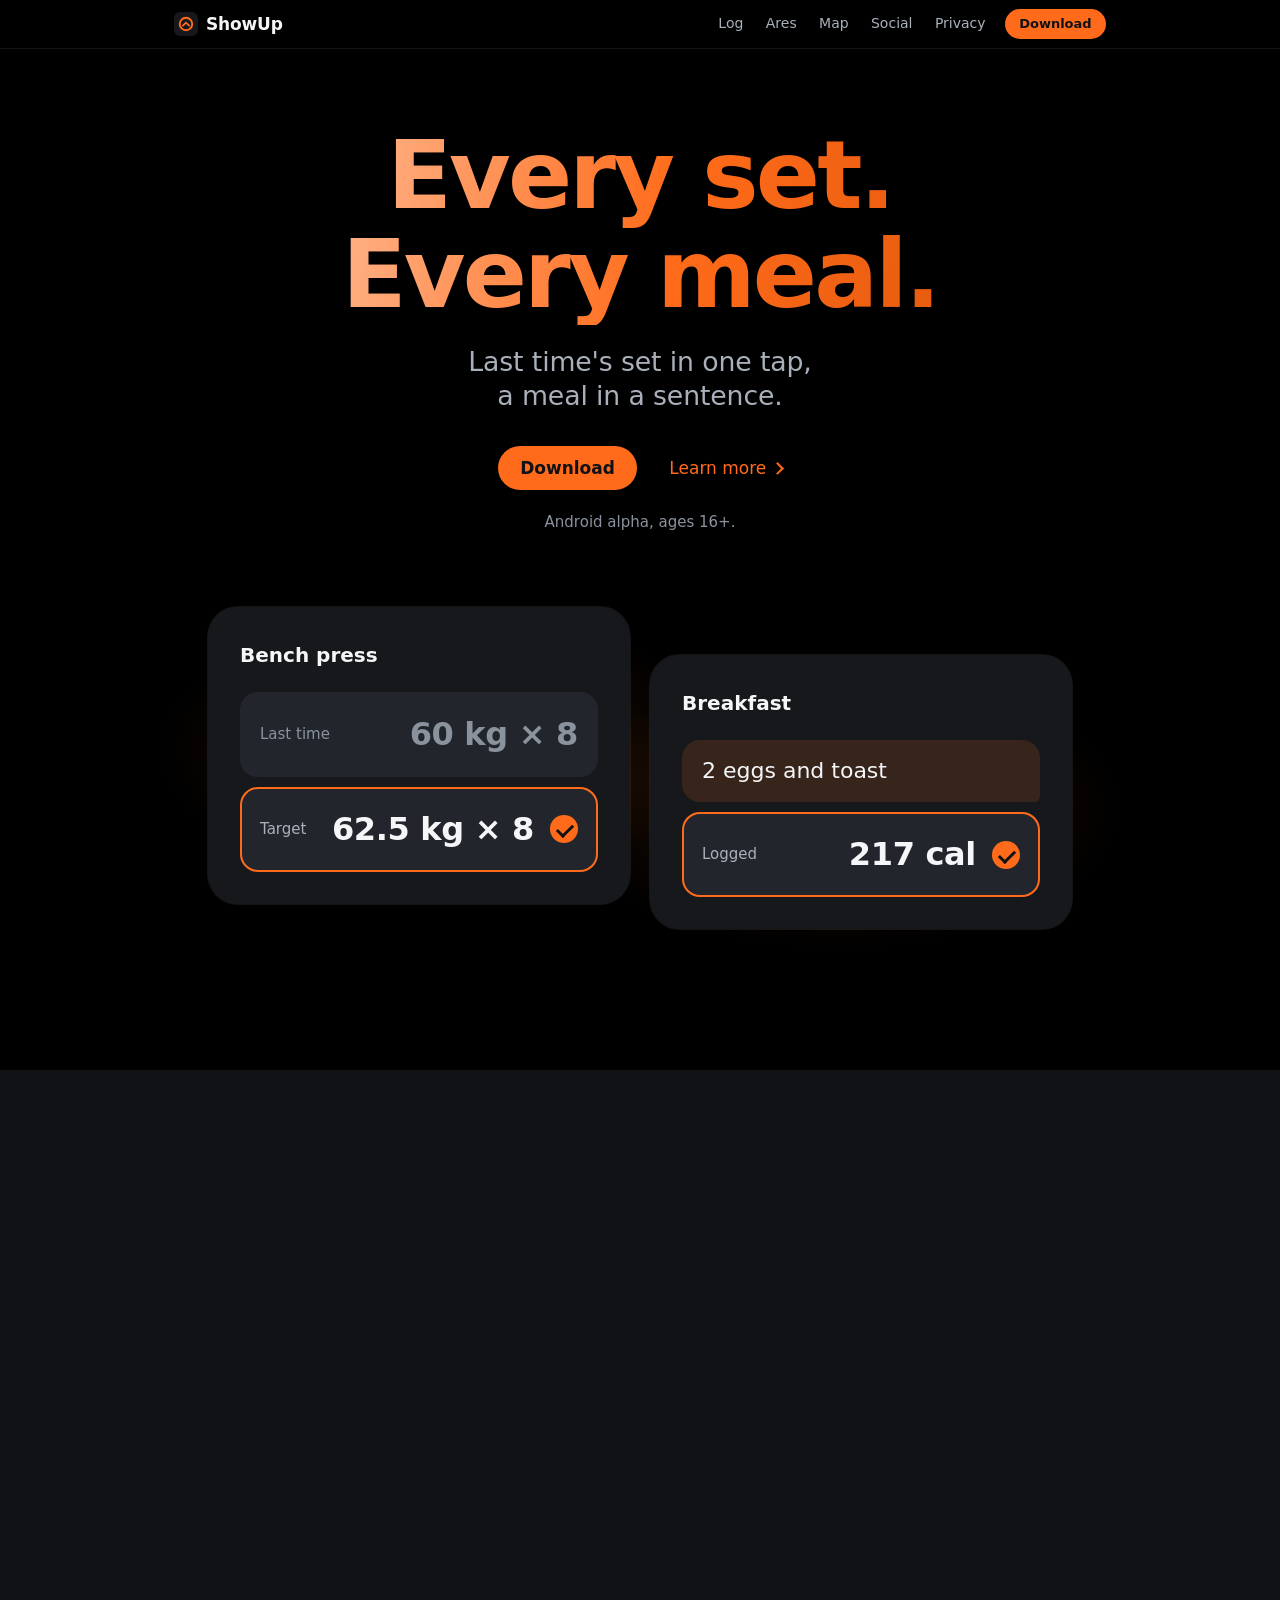
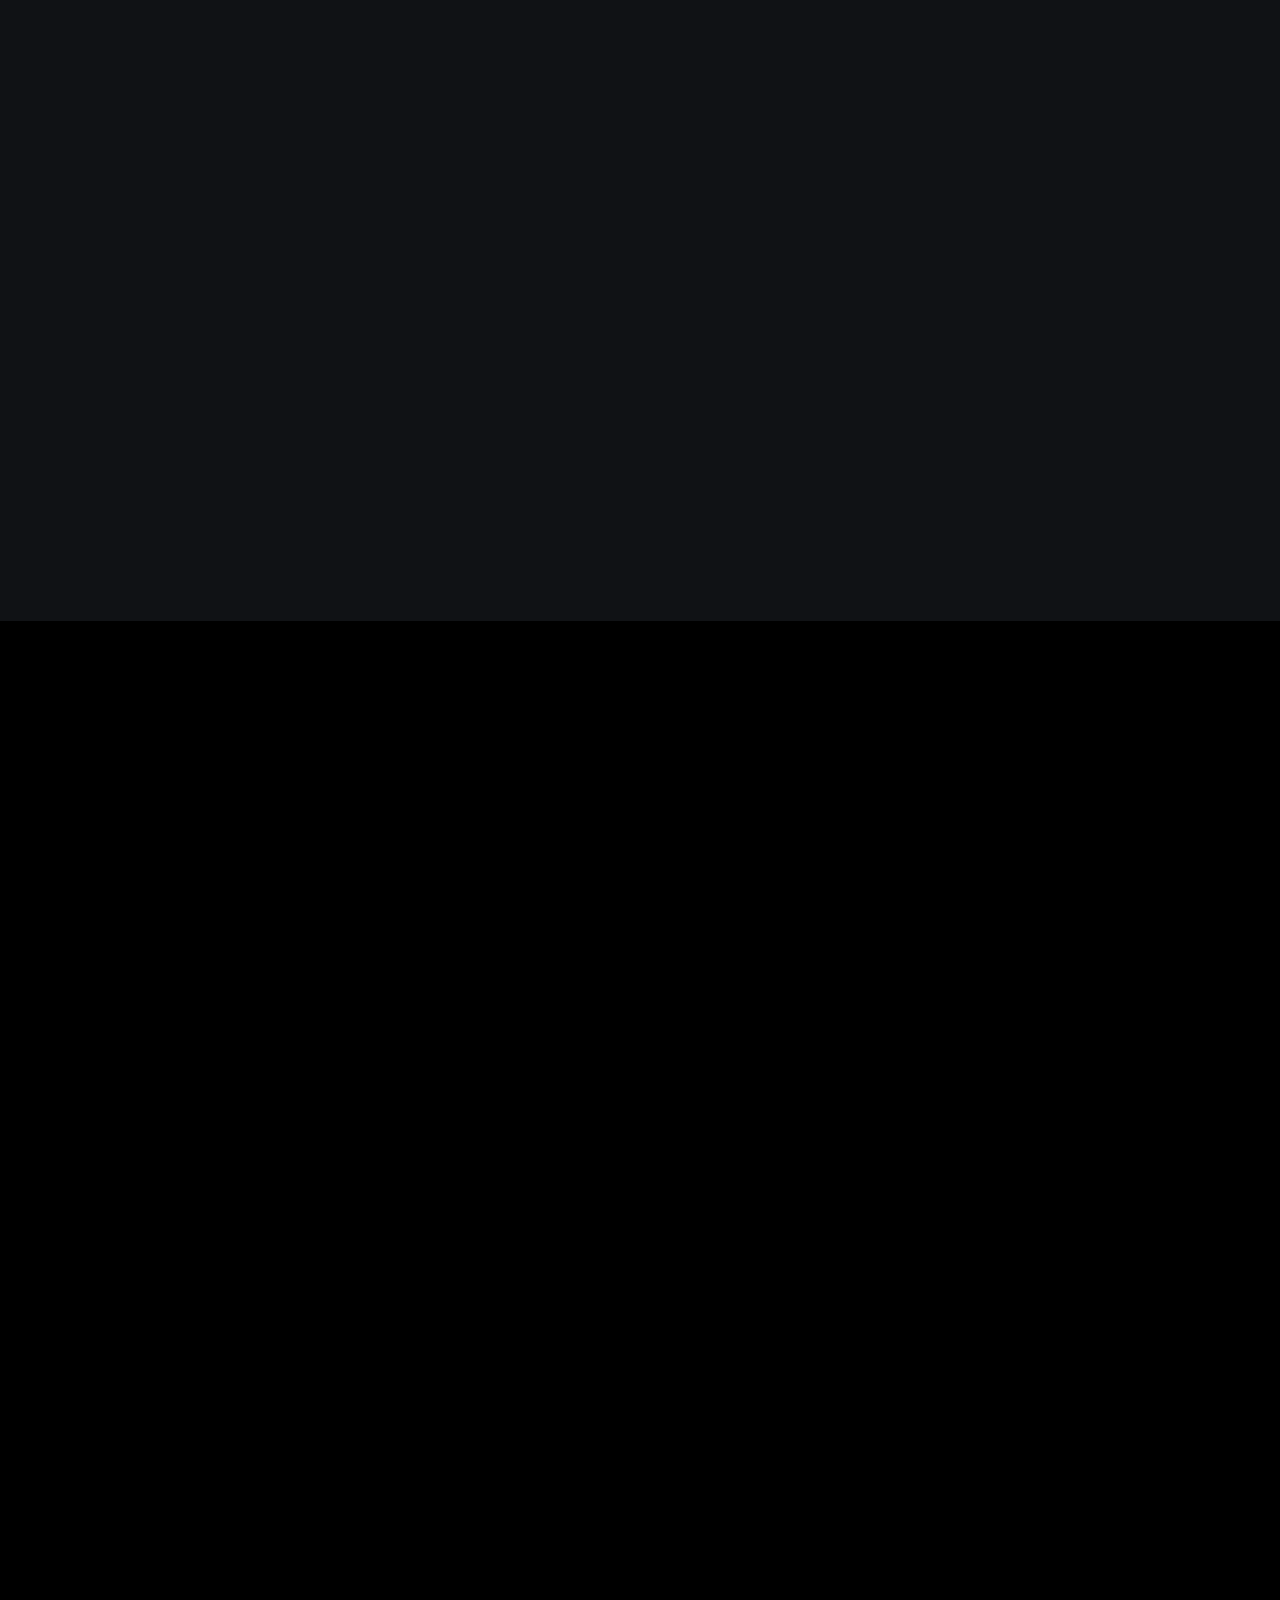
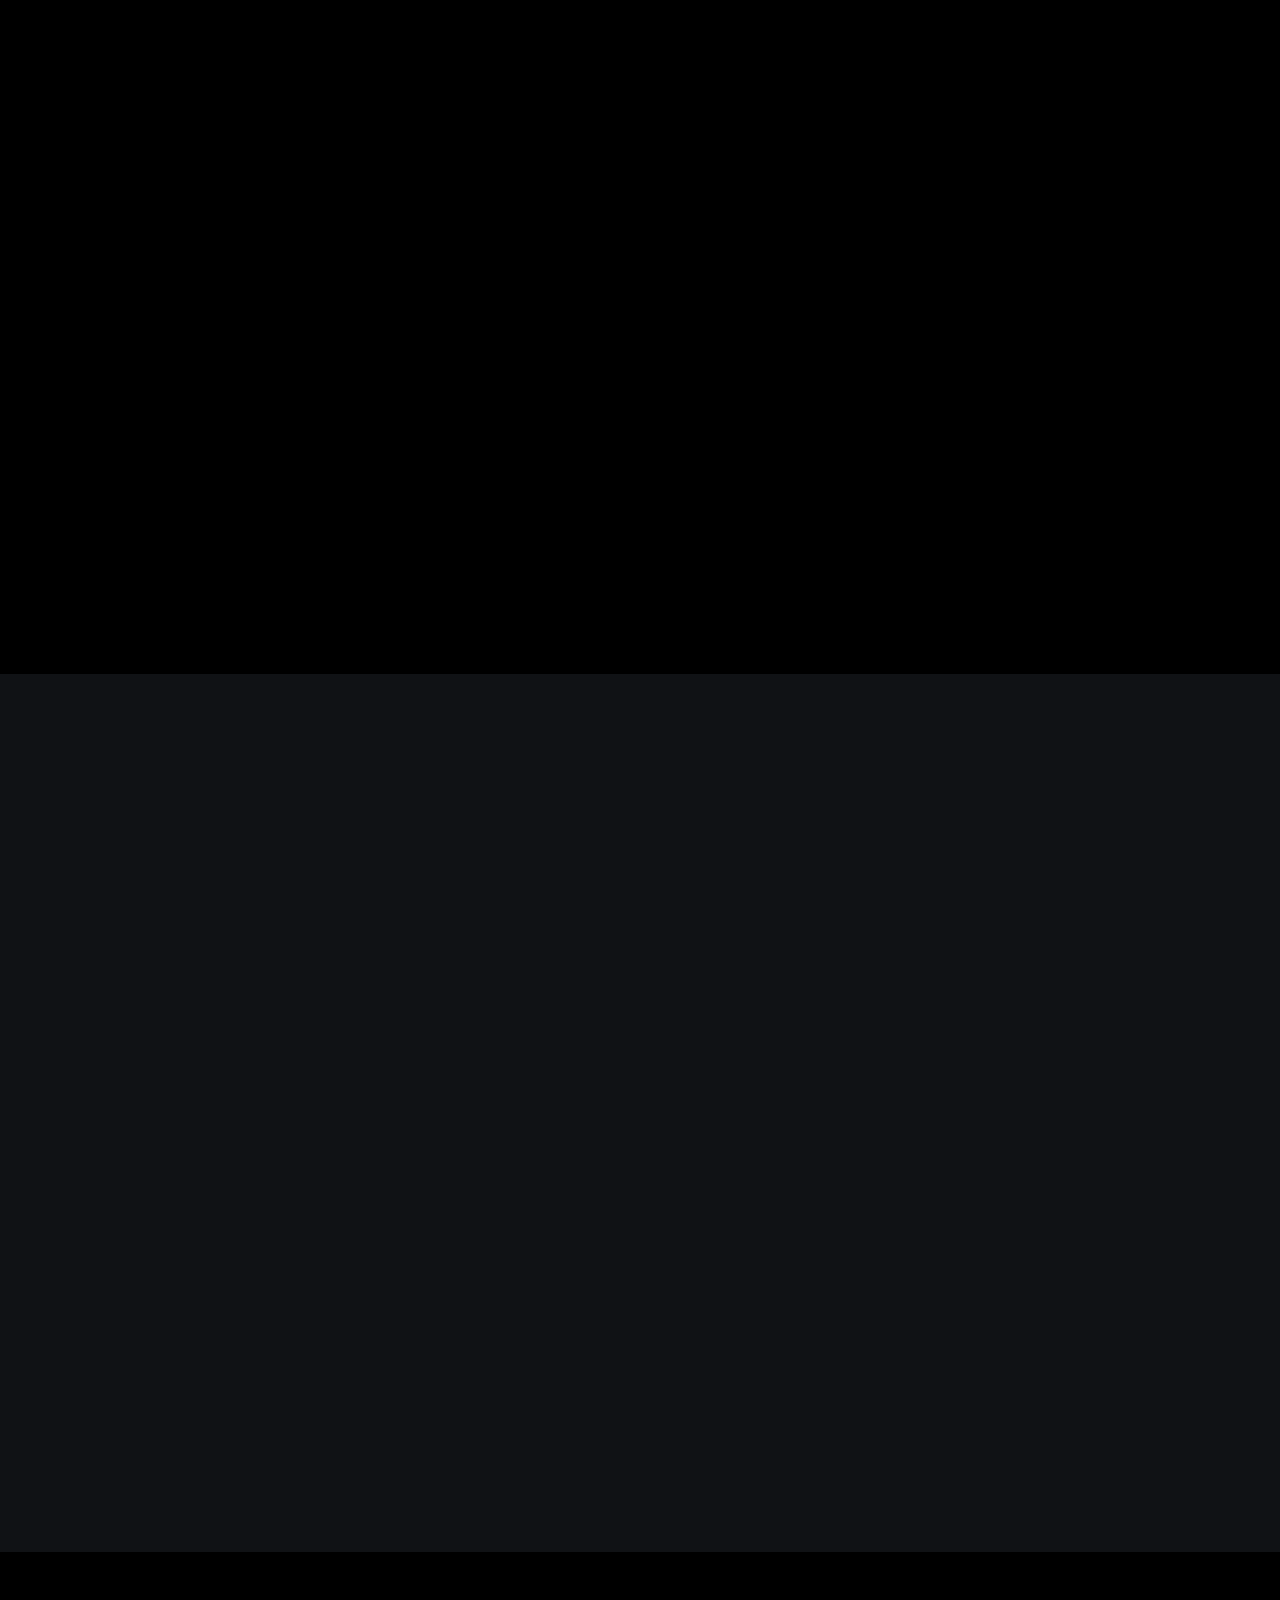
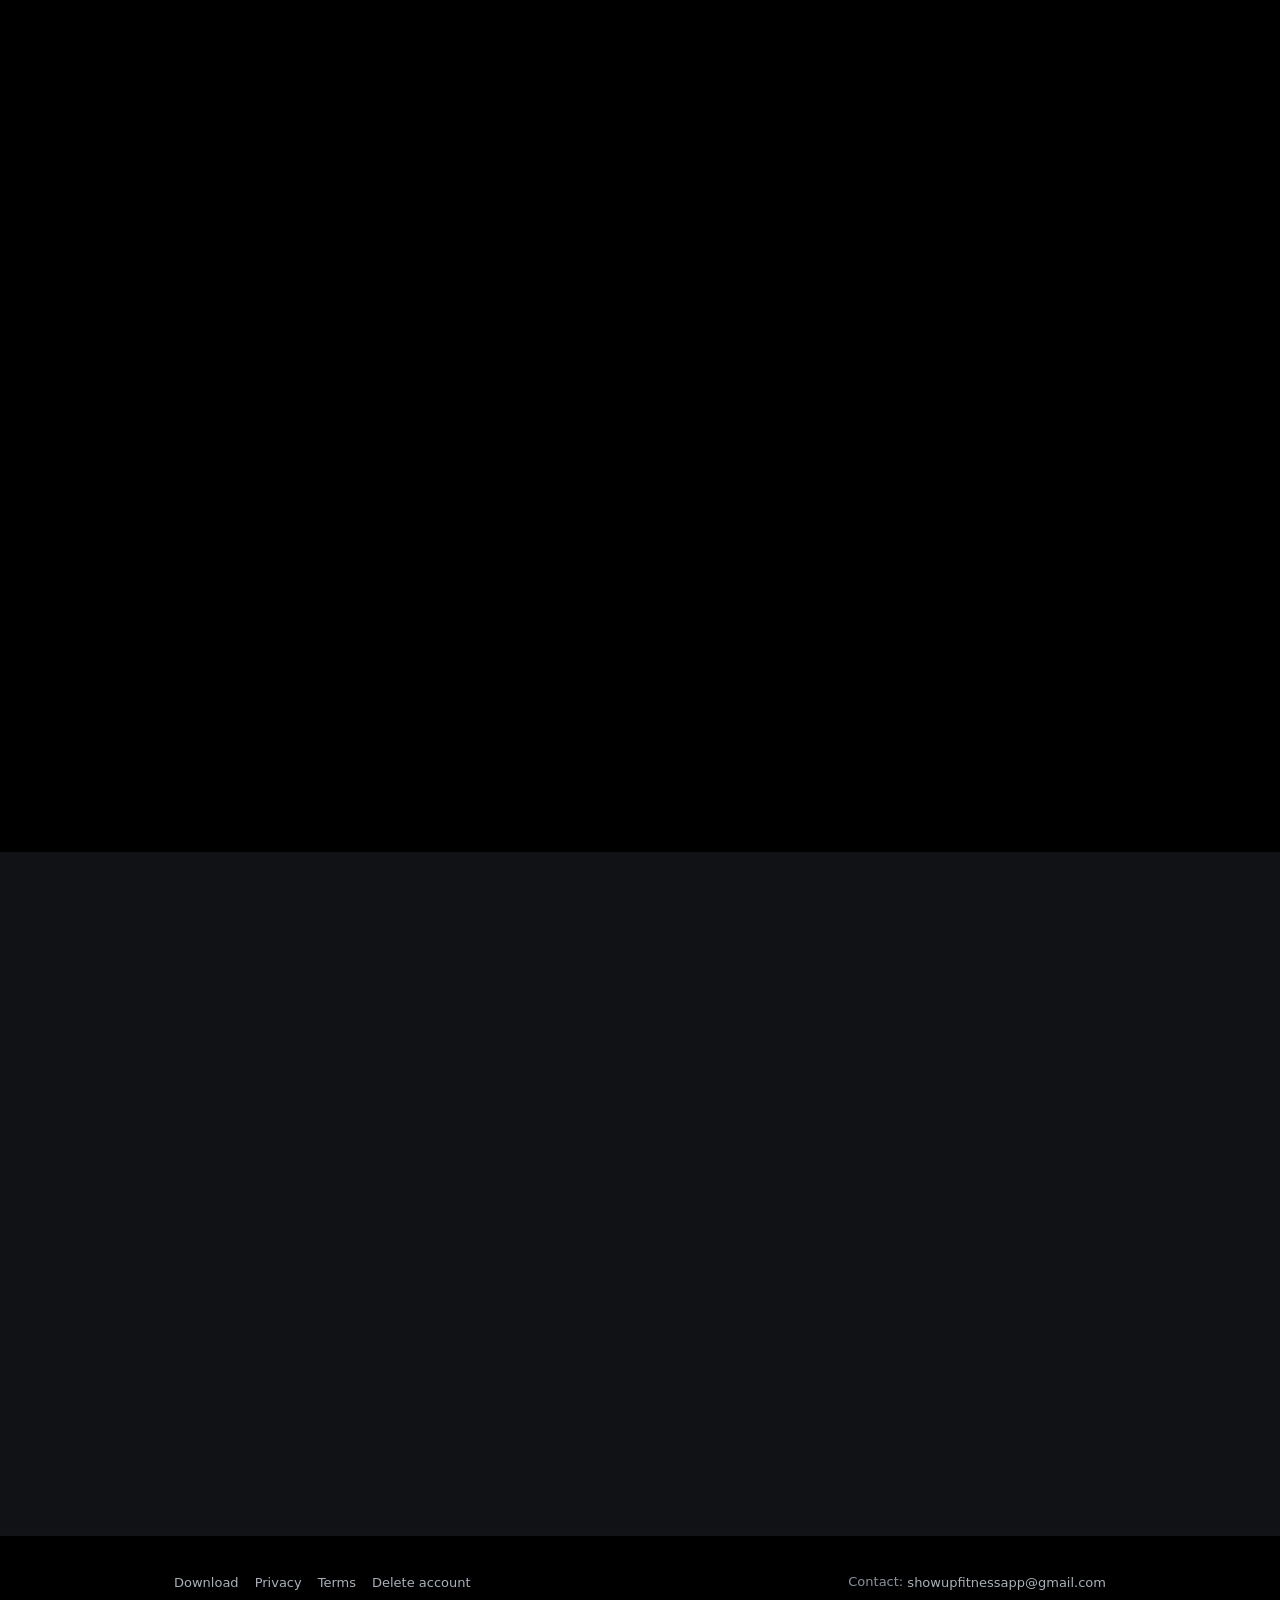
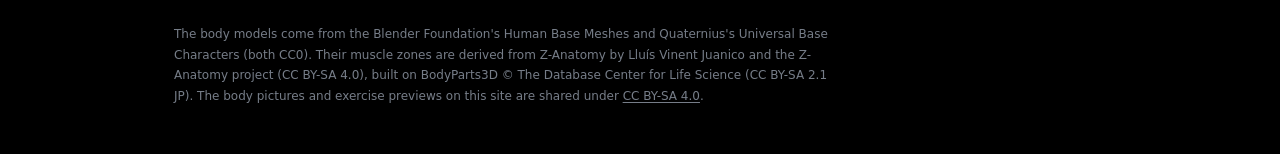
<file: index.html>
<!doctype html>
<html lang="en">
  <head>
    <meta charset="utf-8" />
    <meta name="viewport" content="width=device-width, initial-scale=1" />
    <meta
      http-equiv="Content-Security-Policy"
      content="default-src 'self'; script-src 'self'; style-src 'self'; img-src 'self' data:; connect-src https://lkamzjbnbgkrzbdnymdo.supabase.co; font-src 'self'; object-src 'none'; base-uri 'none'; form-action 'none'" />
    <meta name="color-scheme" content="dark" />
    <meta name="theme-color" content="#000000" />
    <title>ShowUp: log workouts, see what you train</title>
    <meta
      name="description"
      content="ShowUp is a workout logger for Android with a 3D muscle map, a weekly report, a food log and Ares, a coach that reads your own numbers." />
    <meta property="og:type" content="website" />
    <meta property="og:title" content="ShowUp: log workouts, see what you train" />
    <meta
      property="og:description"
      content="A workout logger with a 3D muscle map that shows how well this week's sets cover each muscle." />
    <meta property="og:image" content="https://avicagan.github.io/Showup-Site/img/og.png" />
    <meta property="og:image:width" content="1200" />
    <meta property="og:image:height" content="630" />
    <meta name="twitter:card" content="summary_large_image" />
    <link rel="icon" href="img/icon.svg" type="image/svg+xml" />
    <link rel="icon" href="img/favicon.png" sizes="64x64" type="image/png" />
    <link rel="stylesheet" href="styles.css" />
    <link rel="stylesheet" href="site.css" />
    <script type="module" src="js/site.js"></script>
  </head>
  <body class="home">
    <a class="skip-link" href="#main">Skip to content</a>
    <header class="site-header">
      <div class="wrap wide">
        <a class="brand" href="./" aria-current="page">
          <img class="brand-icon" src="img/icon.svg" width="24" height="24" alt="" />
          <span>ShowUp</span>
        </a>
        <nav class="site-nav" aria-label="Site">
          <a class="nav-optional" href="#log">Log</a>
          <a href="#ares">Ares</a>
          <a href="#map">Map</a>
          <a class="nav-optional" href="#social">Social</a>
          <a class="nav-optional" href="privacy.html">Privacy</a>
          <a class="nav-cta" href="download/">Download</a>
        </nav>
      </div>
    </header>

    <main id="main">
      <section class="hero" id="log" aria-labelledby="hero-title">
        <div class="copy reveal">
          <h1 id="hero-title" class="hero-title">
            <span class="h-line">Every set.</span> <span class="h-line">Every meal.</span>
          </h1>
          <p class="sub">Last time's set in one tap, a meal in a sentence.</p>
          <div class="cta-row">
            <a class="pill" href="download/">Download</a>
            <a class="more" href="#ares">Learn more</a>
          </div>
          <p class="hero-fine">Android alpha, ages 16+.</p>
        </div>
        <figure
          class="log-duo reveal"
          role="img"
          aria-label="Illustration of the log: bench press, last time 60 kg for 8 reps and today's target 62.5 kg for 8, done; breakfast described as 2 eggs and toast, logged at 217 cal.">
          <div class="duo-card">
            <p class="card-title">Bench press</p>
            <p class="set-line set-last"><span>Last time</span><b>60 kg × 8</b></p>
            <p class="set-line set-now">
              <span>Target</span><b>62.5 kg × 8</b><i class="check" aria-hidden="true"></i>
            </p>
          </div>
          <div class="duo-card duo-meal">
            <p class="card-title">Breakfast</p>
            <p class="said">2 eggs and toast</p>
            <p class="set-line set-now">
              <span>Logged</span><b>217 cal</b><i class="check" aria-hidden="true"></i>
            </p>
          </div>
        </figure>
      </section>

      <section class="section section-ares" id="ares" aria-labelledby="ares-title">
        <div class="ares-orb reveal" aria-hidden="true"><i></i><i></i></div>
        <div class="copy reveal">
          <h2 id="ares-title">Ares reads the screen you're on.</h2>
          <p class="sub">It logs sets, adds foods, changes settings and asks before big ones.</p>
        </div>
        <figure
          class="chat reveal"
          role="img"
          aria-label="Illustration of the Ares chat on the workout screen: you ask to swap this exercise for dumbbells, Ares swaps in Dumbbell Bench Press and offers Undo.">
          <p class="sees">Sees: Your workout</p>
          <p class="msg msg-me">Swap this for dumbbells.</p>
          <div class="msg-row">
            <span class="ares-mini" aria-hidden="true"><i></i><i></i></span>
            <p class="msg msg-ares">
              Swapped in Dumbbell Bench Press. <span class="undo">Undo</span>
            </p>
          </div>
        </figure>
        <p class="fine reveal">
          Asking Ares sends that screen and a summary of your data through our server, for that
          answer only.
        </p>
      </section>

      <section class="section section-map" id="map" aria-labelledby="map-title">
        <div class="copy reveal">
          <h2 id="map-title">See what you train.</h2>
          <p class="sub">A 3D body shows how well this week's sets cover every muscle.</p>
        </div>
        <div class="map-switch reveal" role="group" aria-label="Muscle map, female or male body">
          <input type="radio" name="body" id="body-female" checked />
          <input type="radio" name="body" id="body-male" />
          <figure class="map-stage">
            <img
              class="map-female"
              src="img/map-female.png"
              width="1540"
              height="1360"
              loading="lazy"
              alt="The ShowUp muscle map on the female body, front and back, in an example week: chest, front shoulders and quads green, back and arms yellow to orange, calves red." />
            <img
              class="map-male"
              src="img/map-male.png"
              width="1540"
              height="1360"
              loading="lazy"
              alt="The ShowUp muscle map on the male body, front and back, in the same example week." />
            <figcaption>Example week. Colors mean coverage, never muscle size.</figcaption>
          </figure>
          <div class="segmented">
            <label for="body-female">Female</label>
            <label for="body-male">Male</label>
          </div>
          <ul class="legend" aria-label="Map colors">
            <li><span class="swatch swatch-low" aria-hidden="true"></span>No sets yet</li>
            <li><span class="swatch swatch-mid" aria-hidden="true"></span>Halfway</li>
            <li><span class="swatch swatch-high" aria-hidden="true"></span>Target met</li>
          </ul>
        </div>
        <div class="moves reveal">
          <h3>2,298 exercises that move</h3>
          <p>Red marks what each trains.</p>
          <div class="thumbs">
            <img
              src="img/exercises/female-squat-barbell-quads.png"
              width="192"
              height="192"
              loading="lazy"
              alt="Back squat, quads in red" />
            <img
              src="img/exercises/male-bench_press-barbell-chest.png"
              width="192"
              height="192"
              loading="lazy"
              alt="Bench press, chest in red" />
            <img
              src="img/exercises/female-deadlift-barbell-erectors.png"
              width="192"
              height="192"
              loading="lazy"
              alt="Deadlift, lower back in red" />
            <img
              src="img/exercises/male-pull_up-none-lats.png"
              width="192"
              height="192"
              loading="lazy"
              alt="Pull-up, lats in red" />
            <img
              src="img/exercises/female-kettlebell_swing-kettlebell-glutes.png"
              width="192"
              height="192"
              loading="lazy"
              alt="Kettlebell swing, glutes in red" />
            <img
              src="img/exercises/male-overhead_press-barbell-delt_front.png"
              width="192"
              height="192"
              loading="lazy"
              alt="Overhead press, front shoulders in red" />
          </div>
        </div>
      </section>

      <section class="section section-grow" id="grow" aria-labelledby="grow-title">
        <div class="copy reveal">
          <h2 id="grow-title">It changes with you.</h2>
          <p class="sub">Ares updates as you log.</p>
        </div>
        <ul class="feature-grid">
          <li class="feature reveal">
            <h3>In the gym</h3>
            <p>Each target moves with the set before.</p>
            <div
              class="feature-art step-art"
              role="img"
              aria-label="Illustration: set 1 done at 62.5 kg for 8 with 4 reps in reserve, so the next set's target moves to 62.5 kg for 10.">
              <p class="set-line set-last">
                <span><em class="tag">RIR 4</em></span
                ><b>62.5 kg × 8</b><i class="check" aria-hidden="true"></i>
              </p>
              <p class="set-line set-now"><span>Next</span><b>62.5 kg × 10</b></p>
            </div>
          </li>
          <li class="feature reveal">
            <h3>In the kitchen</h3>
            <p>It suggests calorie steps from your weight trend.</p>
            <div
              class="feature-art step-art"
              role="img"
              aria-label="Illustration of a suggested calorie step: the daily target from 2,000 to 2,150 cal.">
              <p class="set-line set-last"><span>Now</span><b>2,000 cal</b></p>
              <p class="set-line set-now"><span>Suggested</span><b>2,150 cal</b></p>
            </div>
          </li>
        </ul>
      </section>

      <section class="section section-social" id="social" aria-labelledby="social-title">
        <div class="copy reveal">
          <h2 id="social-title">Friends who see you show up.</h2>
          <p class="sub">They see your sessions, coverage and streak.</p>
        </div>
        <figure
          class="friends reveal"
          role="img"
          aria-label="Illustration of Social: Sam's week shows 4 sessions, 78% coverage and a 6-week streak; in a group challenge on sessions you have 7 and Sam has 6.">
          <p class="friend">
            <span class="avatar" data-initial="S" aria-hidden="true"></span><b>Sam</b
            ><span>4 sessions, 78%, 6 wk</span>
          </p>
          <p class="race-title">Group challenge</p>
          <div class="race">
            <p>
              <span class="who">You</span><i class="bar"><i class="fill fill-race-1"></i></i
              ><b>7</b>
            </p>
            <p>
              <span class="who">Sam</span><i class="bar"><i class="fill fill-race-2"></i></i
              ><b>6</b>
            </p>
          </div>
        </figure>
      </section>

      <section class="section section-get" id="get" aria-labelledby="get-title">
        <div class="copy reveal">
          <img class="get-icon" src="img/icon.svg" width="96" height="96" alt="" />
          <h2 id="get-title">Show up for yourself.</h2>
          <p class="sub">Android alpha, ages 16 and up.</p>
          <div class="cta-row">
            <a class="pill pill-lg" href="download/">Download</a>
          </div>
          <p class="release-chip" data-release-label hidden></p>
          <p class="fine">
            Your logs live on your phone. <a href="privacy.html">Privacy policy</a>
          </p>
        </div>
      </section>
    </main>

    <footer class="site-footer">
      <div class="wrap wide footer-grid">
        <nav aria-label="Legal">
          <a href="download/">Download</a>
          <a href="privacy.html">Privacy</a>
          <a href="terms.html">Terms</a>
          <a href="delete-account.html">Delete account</a>
        </nav>
        <span
          >Contact: <a href="mailto:showupfitnessapp@gmail.com">showupfitnessapp@gmail.com</a></span
        >
        <p class="credits">
          The body models come from the Blender Foundation's Human Base Meshes and Quaternius's
          Universal Base Characters (both CC0). Their muscle zones are derived from Z-Anatomy by
          Lluís Vinent Juanico and the Z-Anatomy project (CC BY-SA 4.0), built on BodyParts3D © The
          Database Center for Life Science (CC BY-SA 2.1 JP). The body pictures and exercise
          previews on this site are shared under
          <a href="https://creativecommons.org/licenses/by-sa/4.0/">CC BY-SA 4.0</a>.
        </p>
      </div>
    </footer>
  </body>
</html>
</file>
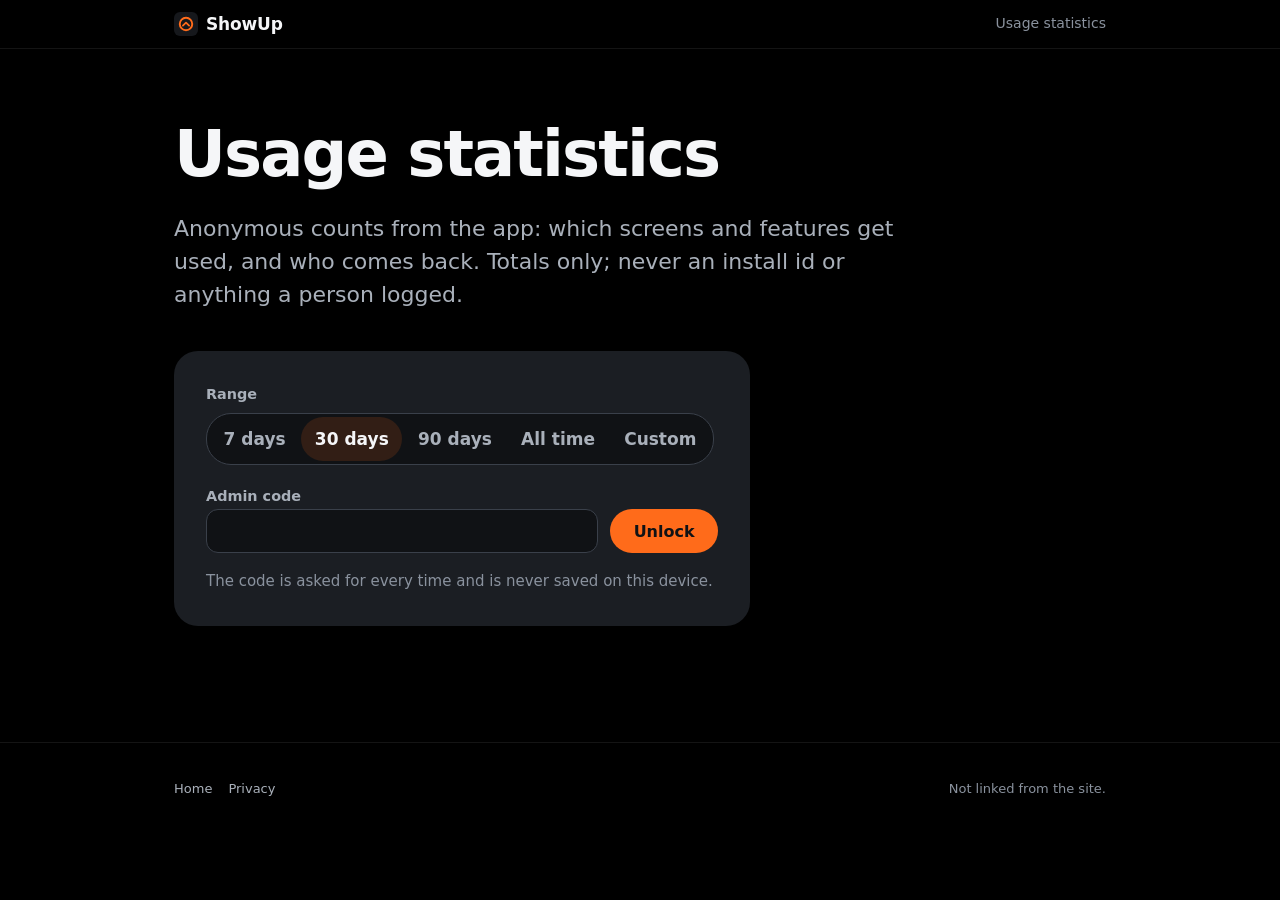
<file: admin/index.html>
<!doctype html>
<html lang="en">
  <head>
    <meta charset="utf-8" />
    <meta name="viewport" content="width=device-width, initial-scale=1" />
    <meta
      http-equiv="Content-Security-Policy"
      content="default-src 'self'; script-src 'self'; style-src 'self'; img-src 'self' data:; connect-src https://lkamzjbnbgkrzbdnymdo.supabase.co; font-src 'self'; object-src 'none'; base-uri 'none'; form-action 'none'" />
    <meta name="robots" content="noindex, nofollow" />
    <meta name="referrer" content="no-referrer" />
    <meta name="color-scheme" content="dark" />
    <meta name="theme-color" content="#000000" />
    <title>ShowUp usage statistics</title>
    <link rel="icon" href="../img/icon.svg" type="image/svg+xml" />
    <link rel="icon" href="../img/favicon.png" sizes="64x64" type="image/png" />
    <link rel="stylesheet" href="../styles.css" />
    <link rel="stylesheet" href="../site.css" />
    <script type="module" src="../js/admin-page.js"></script>
  </head>
  <body class="admin-page">
    <header class="site-header">
      <div class="wrap wide">
        <a class="brand" href="../">
          <img class="brand-icon" src="../img/icon.svg" width="24" height="24" alt="" />
          <span>ShowUp</span>
        </a>
        <span class="meta">Usage statistics</span>
      </div>
    </header>

    <main class="wrap wide">
      <h1>Usage statistics</h1>
      <p class="lede">
        Anonymous counts from the app: which screens and features get used, and who comes back.
        Totals only; never an install id or anything a person logged.
      </p>

      <form id="unlock" class="unlock card" method="post" autocomplete="off" novalidate>
        <fieldset>
          <legend>Range</legend>
          <div class="range-options">
            <input type="radio" name="range" id="range-7" value="7" />
            <label for="range-7">7 days</label>
            <input type="radio" name="range" id="range-30" value="30" checked />
            <label for="range-30">30 days</label>
            <input type="radio" name="range" id="range-90" value="90" />
            <label for="range-90">90 days</label>
            <input type="radio" name="range" id="range-all" value="all" />
            <label for="range-all">All time</label>
            <input
              type="radio"
              name="range"
              id="range-custom"
              value="custom"
              aria-controls="custom-range" />
            <label for="range-custom">Custom</label>
          </div>
          <div id="custom-range" class="date-fields" hidden>
            <div class="date-field">
              <label class="field-label" for="range-from">From</label>
              <input
                class="date-input"
                id="range-from"
                name="from"
                type="date"
                min="2026-01-01"
                aria-describedby="custom-hint" />
            </div>
            <div class="date-field">
              <label class="field-label" for="range-to">To</label>
              <input
                class="date-input"
                id="range-to"
                name="to"
                type="date"
                min="2026-01-01"
                aria-describedby="custom-hint" />
            </div>
            <p id="custom-hint" class="meta date-hint">Up to 800 days, from Jan 1, 2026 on.</p>
          </div>
        </fieldset>
        <div>
          <label class="field-label" for="code">Admin code</label>
          <div class="code-row">
            <input
              class="code-input"
              id="code"
              name="code"
              type="password"
              inputmode="numeric"
              autocomplete="off"
              autocapitalize="off"
              autocorrect="off"
              spellcheck="false"
              maxlength="64"
              required />
            <button class="button button-primary" id="unlock-button" type="submit">Unlock</button>
          </div>
        </div>
        <p id="notice" class="notice" role="status" aria-live="polite"></p>
        <p class="meta">The code is asked for every time and is never saved on this device.</p>
      </form>

      <noscript><p class="notice notice-error">This page needs JavaScript.</p></noscript>

      <div id="dashboard" class="dashboard" hidden></div>
    </main>

    <footer class="site-footer">
      <div class="wrap wide footer-grid">
        <nav aria-label="Legal">
          <a href="../">Home</a>
          <a href="../privacy.html">Privacy</a>
        </nav>
        <span>Not linked from the site.</span>
      </div>
    </footer>
  </body>
</html>
</file>
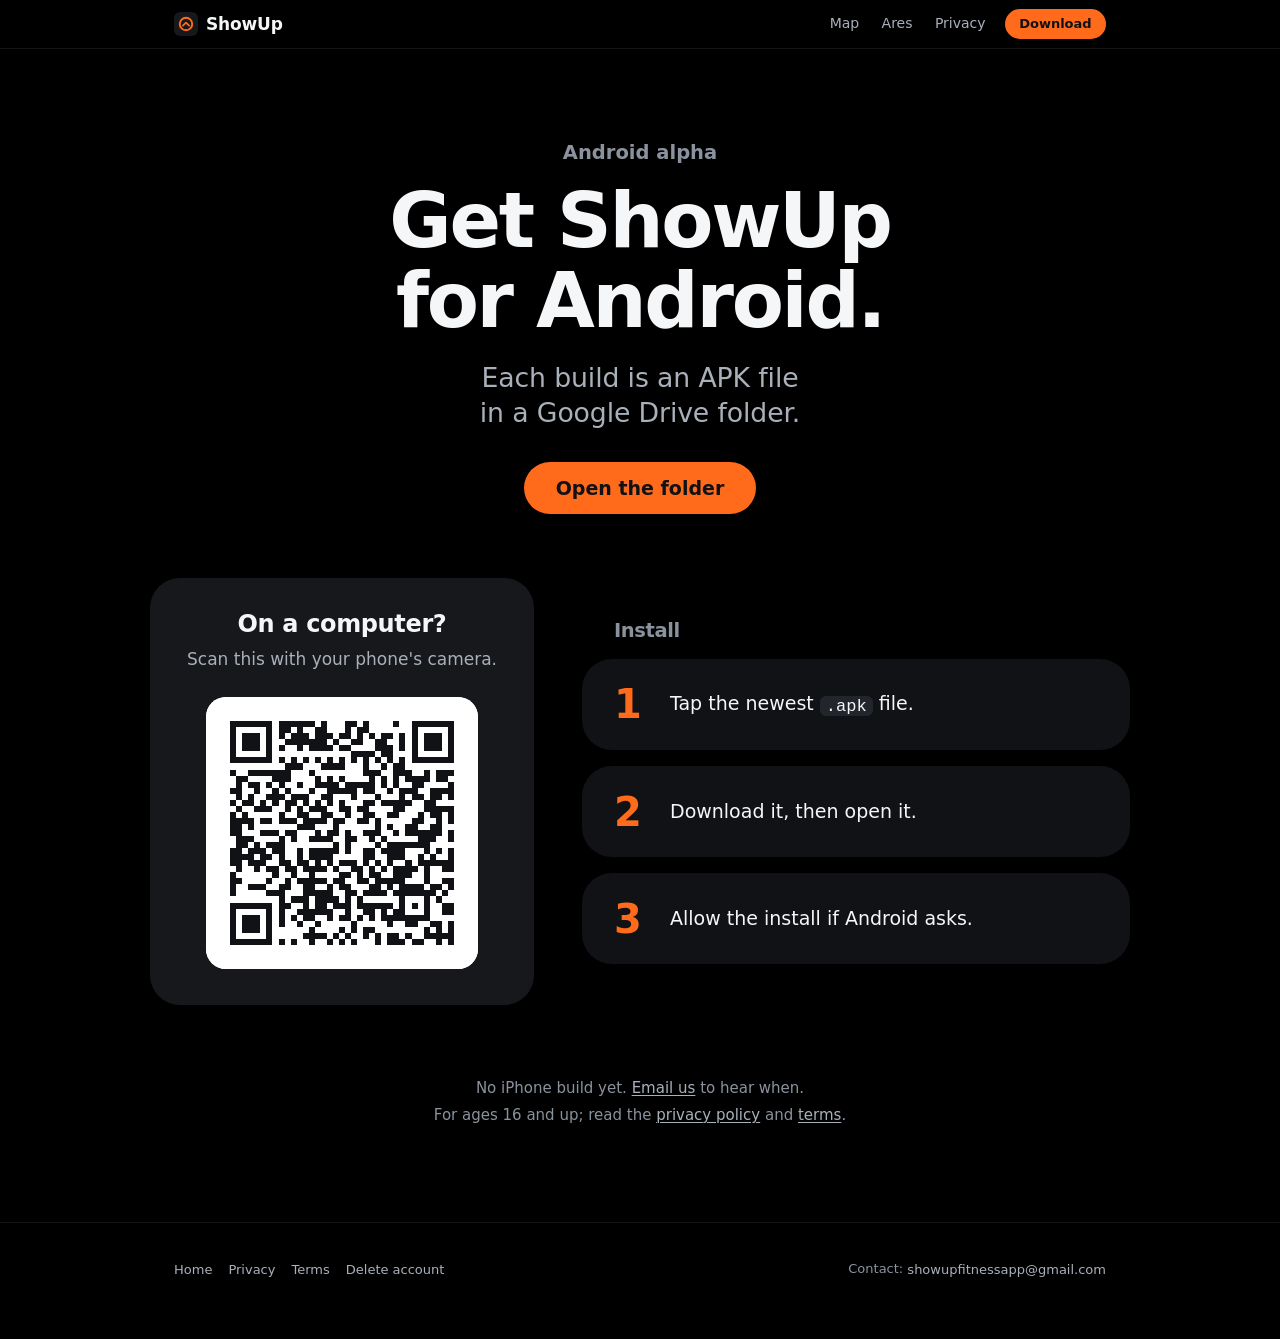
<file: download/index.html>
<!doctype html>
<html lang="en">
  <head>
    <meta charset="utf-8" />
    <meta name="viewport" content="width=device-width, initial-scale=1" />
    <meta
      http-equiv="Content-Security-Policy"
      content="default-src 'self'; script-src 'self'; style-src 'self'; img-src 'self' data:; connect-src https://lkamzjbnbgkrzbdnymdo.supabase.co; font-src 'self'; object-src 'none'; base-uri 'none'; form-action 'none'" />
    <meta name="color-scheme" content="dark" />
    <meta name="theme-color" content="#000000" />
    <title>Download ShowUp for Android</title>
    <meta
      name="description"
      content="Install the ShowUp alpha on Android from its Google Drive folder, or scan the QR code with your phone." />
    <meta property="og:type" content="website" />
    <meta property="og:title" content="Download ShowUp for Android" />
    <meta
      property="og:description"
      content="The ShowUp alpha for Android: a workout logger with a 3D muscle map." />
    <meta property="og:image" content="https://avicagan.github.io/Showup-Site/img/og.png" />
    <link rel="icon" href="../img/icon.svg" type="image/svg+xml" />
    <link rel="icon" href="../img/favicon.png" sizes="64x64" type="image/png" />
    <link rel="stylesheet" href="../styles.css" />
    <link rel="stylesheet" href="../site.css" />
    <script type="module" src="../js/site.js"></script>
  </head>
  <body class="get-page">
    <a class="skip-link" href="#main">Skip to content</a>
    <header class="site-header">
      <div class="wrap wide">
        <a class="brand" href="../">
          <img class="brand-icon" src="../img/icon.svg" width="24" height="24" alt="" />
          <span>ShowUp</span>
        </a>
        <nav class="site-nav" aria-label="Site">
          <a href="../#map">Map</a>
          <a href="../#ares">Ares</a>
          <a class="nav-optional" href="../#privacy">Privacy</a>
          <a class="nav-cta" href="./" aria-current="page">Download</a>
        </nav>
      </div>
    </header>

    <main id="main" class="get">
      <div class="get-grid">
        <div class="copy get-copy">
          <p class="eyebrow">Android alpha</p>
          <h1>Get ShowUp for Android.</h1>
          <p class="sub">Each build is an APK file in a Google Drive folder.</p>
          <div class="cta-row">
            <a
              class="pill pill-lg"
              href="https://drive.google.com/drive/folders/13I0DaDsG_P3ZN90aHb_2YQKR6-gk0VIZ"
              data-release-link
              >Open the folder</a
            >
          </div>
          <p class="release-chip" data-release-label hidden></p>
        </div>

        <aside class="qr-card" aria-labelledby="qr-title">
          <h2 id="qr-title">On a computer?</h2>
          <p>Scan this with your phone's camera.</p>
          <div class="qr-frame">
            <!-- qr:start (generated by scripts/build-site.ts; do not edit) --><svg
              class="qr"
              viewBox="0 0 45 45"
              shape-rendering="crispEdges"
              role="img"
              aria-label="QR code that opens the ShowUp download folder on Google Drive">
              <rect width="45" height="45" fill="#ffffff" />
              <path
                fill="#101215"
                d="M4 4h7v1h-7zM12 4h6v1h-6zM19 4h1v1h-1zM23 4h2v1h-2zM26 4h1v1h-1zM31 4h1v1h-1zM34 4h7v1h-7zM4 5h1v1h-1zM10 5h1v1h-1zM12 5h2v1h-2zM15 5h1v1h-1zM18 5h2v1h-2zM23 5h1v1h-1zM25 5h2v1h-2zM34 5h1v1h-1zM40 5h1v1h-1zM4 6h1v1h-1zM6 6h3v1h-3zM10 6h1v1h-1zM12 6h1v1h-1zM14 6h3v1h-3zM18 6h3v1h-3zM22 6h2v1h-2zM25 6h1v1h-1zM27 6h1v1h-1zM29 6h2v1h-2zM32 6h1v1h-1zM34 6h1v1h-1zM36 6h3v1h-3zM40 6h1v1h-1zM4 7h1v1h-1zM6 7h3v1h-3zM10 7h1v1h-1zM13 7h7v1h-7zM21 7h1v1h-1zM24 7h2v1h-2zM28 7h2v1h-2zM32 7h1v1h-1zM34 7h1v1h-1zM36 7h3v1h-3zM40 7h1v1h-1zM4 8h1v1h-1zM6 8h3v1h-3zM10 8h1v1h-1zM12 8h1v1h-1zM15 8h1v1h-1zM17 8h4v1h-4zM22 8h2v1h-2zM28 8h3v1h-3zM32 8h1v1h-1zM34 8h1v1h-1zM36 8h3v1h-3zM40 8h1v1h-1zM4 9h1v1h-1zM10 9h1v1h-1zM24 9h4v1h-4zM29 9h2v1h-2zM34 9h1v1h-1zM40 9h1v1h-1zM4 10h7v1h-7zM12 10h1v1h-1zM14 10h1v1h-1zM16 10h1v1h-1zM18 10h1v1h-1zM20 10h1v1h-1zM22 10h1v1h-1zM24 10h1v1h-1zM26 10h1v1h-1zM28 10h1v1h-1zM30 10h1v1h-1zM32 10h1v1h-1zM34 10h7v1h-7zM13 11h3v1h-3zM19 11h4v1h-4zM26 11h1v1h-1zM29 11h1v1h-1zM31 11h2v1h-2zM4 12h1v1h-1zM7 12h7v1h-7zM17 12h1v1h-1zM26 12h3v1h-3zM31 12h3v1h-3zM36 12h1v1h-1zM38 12h3v1h-3zM5 13h2v1h-2zM11 13h3v1h-3zM18 13h1v1h-1zM20 13h1v1h-1zM22 13h1v1h-1zM27 13h1v1h-1zM29 13h1v1h-1zM31 13h1v1h-1zM33 13h4v1h-4zM38 13h2v1h-2zM5 14h1v1h-1zM7 14h2v1h-2zM10 14h1v1h-1zM12 14h1v1h-1zM15 14h1v1h-1zM18 14h4v1h-4zM23 14h5v1h-5zM29 14h1v1h-1zM31 14h1v1h-1zM34 14h2v1h-2zM40 14h1v1h-1zM4 15h2v1h-2zM8 15h1v1h-1zM11 15h1v1h-1zM13 15h1v1h-1zM17 15h1v1h-1zM20 15h5v1h-5zM26 15h2v1h-2zM30 15h1v1h-1zM32 15h3v1h-3zM37 15h4v1h-4zM5 16h1v1h-1zM7 16h1v1h-1zM10 16h3v1h-3zM14 16h3v1h-3zM19 16h2v1h-2zM24 16h1v1h-1zM28 16h1v1h-1zM32 16h1v1h-1zM34 16h2v1h-2zM37 16h2v1h-2zM40 16h1v1h-1zM4 17h1v1h-1zM6 17h2v1h-2zM9 17h1v1h-1zM11 17h1v1h-1zM13 17h2v1h-2zM16 17h1v1h-1zM18 17h1v1h-1zM20 17h1v1h-1zM22 17h1v1h-1zM26 17h2v1h-2zM29 17h5v1h-5zM36 17h2v1h-2zM5 18h1v1h-1zM8 18h3v1h-3zM13 18h1v1h-1zM15 18h1v1h-1zM17 18h3v1h-3zM22 18h2v1h-2zM25 18h2v1h-2zM31 18h2v1h-2zM36 18h5v1h-5zM4 19h1v1h-1zM6 19h1v1h-1zM12 19h1v1h-1zM15 19h2v1h-2zM19 19h2v1h-2zM23 19h1v1h-1zM26 19h2v1h-2zM30 19h2v1h-2zM35 19h1v1h-1zM37 19h2v1h-2zM40 19h1v1h-1zM4 20h4v1h-4zM9 20h2v1h-2zM12 20h3v1h-3zM16 20h4v1h-4zM21 20h2v1h-2zM25 20h2v1h-2zM28 20h1v1h-1zM34 20h2v1h-2zM38 20h1v1h-1zM40 20h1v1h-1zM4 21h2v1h-2zM7 21h1v1h-1zM15 21h3v1h-3zM21 21h1v1h-1zM28 21h1v1h-1zM30 21h1v1h-1zM33 21h2v1h-2zM37 21h2v1h-2zM4 22h2v1h-2zM9 22h3v1h-3zM13 22h2v1h-2zM18 22h1v1h-1zM20 22h2v1h-2zM23 22h1v1h-1zM26 22h3v1h-3zM31 22h1v1h-1zM33 22h6v1h-6zM40 22h1v1h-1zM5 23h3v1h-3zM12 23h1v1h-1zM14 23h1v1h-1zM17 23h4v1h-4zM23 23h2v1h-2zM27 23h1v1h-1zM29 23h1v1h-1zM35 23h3v1h-3zM40 23h1v1h-1zM5 24h2v1h-2zM8 24h1v1h-1zM10 24h3v1h-3zM21 24h1v1h-1zM23 24h1v1h-1zM28 24h1v1h-1zM30 24h7v1h-7zM4 25h2v1h-2zM7 25h3v1h-3zM11 25h2v1h-2zM15 25h1v1h-1zM17 25h5v1h-5zM23 25h1v1h-1zM26 25h2v1h-2zM29 25h4v1h-4zM36 25h1v1h-1zM38 25h1v1h-1zM40 25h1v1h-1zM4 26h4v1h-4zM9 26h2v1h-2zM12 26h1v1h-1zM15 26h1v1h-1zM17 26h4v1h-4zM26 26h2v1h-2zM30 26h3v1h-3zM35 26h1v1h-1zM37 26h1v1h-1zM40 26h1v1h-1zM4 27h2v1h-2zM7 27h3v1h-3zM12 27h2v1h-2zM15 27h2v1h-2zM18 27h1v1h-1zM20 27h1v1h-1zM22 27h3v1h-3zM26 27h1v1h-1zM28 27h1v1h-1zM30 27h1v1h-1zM33 27h1v1h-1zM35 27h6v1h-6zM5 28h1v1h-1zM8 28h1v1h-1zM10 28h2v1h-2zM13 28h2v1h-2zM16 28h4v1h-4zM21 28h1v1h-1zM24 28h2v1h-2zM27 28h1v1h-1zM29 28h1v1h-1zM31 28h4v1h-4zM36 28h1v1h-1zM39 28h2v1h-2zM4 29h1v1h-1zM11 29h1v1h-1zM14 29h1v1h-1zM17 29h1v1h-1zM22 29h2v1h-2zM25 29h1v1h-1zM27 29h2v1h-2zM31 29h3v1h-3zM36 29h1v1h-1zM4 30h2v1h-2zM10 30h1v1h-1zM13 30h1v1h-1zM15 30h5v1h-5zM21 30h2v1h-2zM25 30h2v1h-2zM28 30h5v1h-5zM36 30h1v1h-1zM39 30h2v1h-2zM4 31h1v1h-1zM7 31h3v1h-3zM12 31h2v1h-2zM16 31h2v1h-2zM20 31h1v1h-1zM22 31h2v1h-2zM27 31h2v1h-2zM30 31h1v1h-1zM32 31h4v1h-4zM37 31h2v1h-2zM40 31h1v1h-1zM4 32h1v1h-1zM10 32h3v1h-3zM16 32h5v1h-5zM23 32h2v1h-2zM26 32h4v1h-4zM31 32h7v1h-7zM39 32h1v1h-1zM12 33h1v1h-1zM14 33h3v1h-3zM18 33h4v1h-4zM23 33h1v1h-1zM25 33h1v1h-1zM32 33h1v1h-1zM36 33h1v1h-1zM38 33h1v1h-1zM4 34h7v1h-7zM12 34h2v1h-2zM16 34h1v1h-1zM18 34h2v1h-2zM21 34h3v1h-3zM25 34h6v1h-6zM32 34h1v1h-1zM34 34h1v1h-1zM36 34h1v1h-1zM39 34h2v1h-2zM4 35h1v1h-1zM10 35h1v1h-1zM12 35h1v1h-1zM15 35h6v1h-6zM23 35h1v1h-1zM26 35h2v1h-2zM29 35h1v1h-1zM31 35h2v1h-2zM36 35h1v1h-1zM39 35h2v1h-2zM4 36h1v1h-1zM6 36h3v1h-3zM10 36h1v1h-1zM12 36h1v1h-1zM14 36h1v1h-1zM16 36h2v1h-2zM20 36h1v1h-1zM22 36h2v1h-2zM25 36h1v1h-1zM27 36h1v1h-1zM29 36h8v1h-8zM4 37h1v1h-1zM6 37h3v1h-3zM10 37h1v1h-1zM12 37h1v1h-1zM15 37h1v1h-1zM18 37h1v1h-1zM24 37h1v1h-1zM30 37h1v1h-1zM33 37h2v1h-2zM37 37h2v1h-2zM40 37h1v1h-1zM4 38h1v1h-1zM6 38h3v1h-3zM10 38h1v1h-1zM17 38h1v1h-1zM22 38h1v1h-1zM24 38h1v1h-1zM26 38h2v1h-2zM36 38h1v1h-1zM38 38h1v1h-1zM40 38h1v1h-1zM4 39h1v1h-1zM10 39h1v1h-1zM16 39h4v1h-4zM21 39h1v1h-1zM23 39h1v1h-1zM26 39h1v1h-1zM28 39h1v1h-1zM30 39h2v1h-2zM33 39h1v1h-1zM36 39h5v1h-5zM4 40h7v1h-7zM12 40h1v1h-1zM14 40h1v1h-1zM17 40h1v1h-1zM20 40h1v1h-1zM22 40h1v1h-1zM24 40h1v1h-1zM28 40h1v1h-1zM30 40h3v1h-3zM34 40h2v1h-2zM38 40h1v1h-1zM40 40h1v1h-1z" /></svg
            ><!-- qr:end -->
          </div>
        </aside>

        <section class="get-steps" aria-labelledby="steps-title">
          <h2 id="steps-title">Install</h2>
          <ol class="steps">
            <li>
              <span>Tap the newest <code>.apk</code> file.</span>
            </li>
            <li><span>Download it, then open it.</span></li>
            <li><span>Allow the install if Android asks.</span></li>
          </ol>
        </section>
      </div>

      <div class="get-fine">
        <p class="fine">
          No iPhone build yet.
          <a href="mailto:showupfitnessapp@gmail.com">Email us</a> to hear when.
        </p>
        <p class="fine">
          For ages 16 and up; read the <a href="../privacy.html">privacy policy</a> and
          <a href="../terms.html">terms</a>.
        </p>
      </div>
    </main>

    <footer class="site-footer">
      <div class="wrap wide footer-grid">
        <nav aria-label="Legal">
          <a href="../">Home</a>
          <a href="../privacy.html">Privacy</a>
          <a href="../terms.html">Terms</a>
          <a href="../delete-account.html">Delete account</a>
        </nav>
        <span
          >Contact: <a href="mailto:showupfitnessapp@gmail.com">showupfitnessapp@gmail.com</a></span
        >
      </div>
    </footer>
  </body>
</html>
</file>
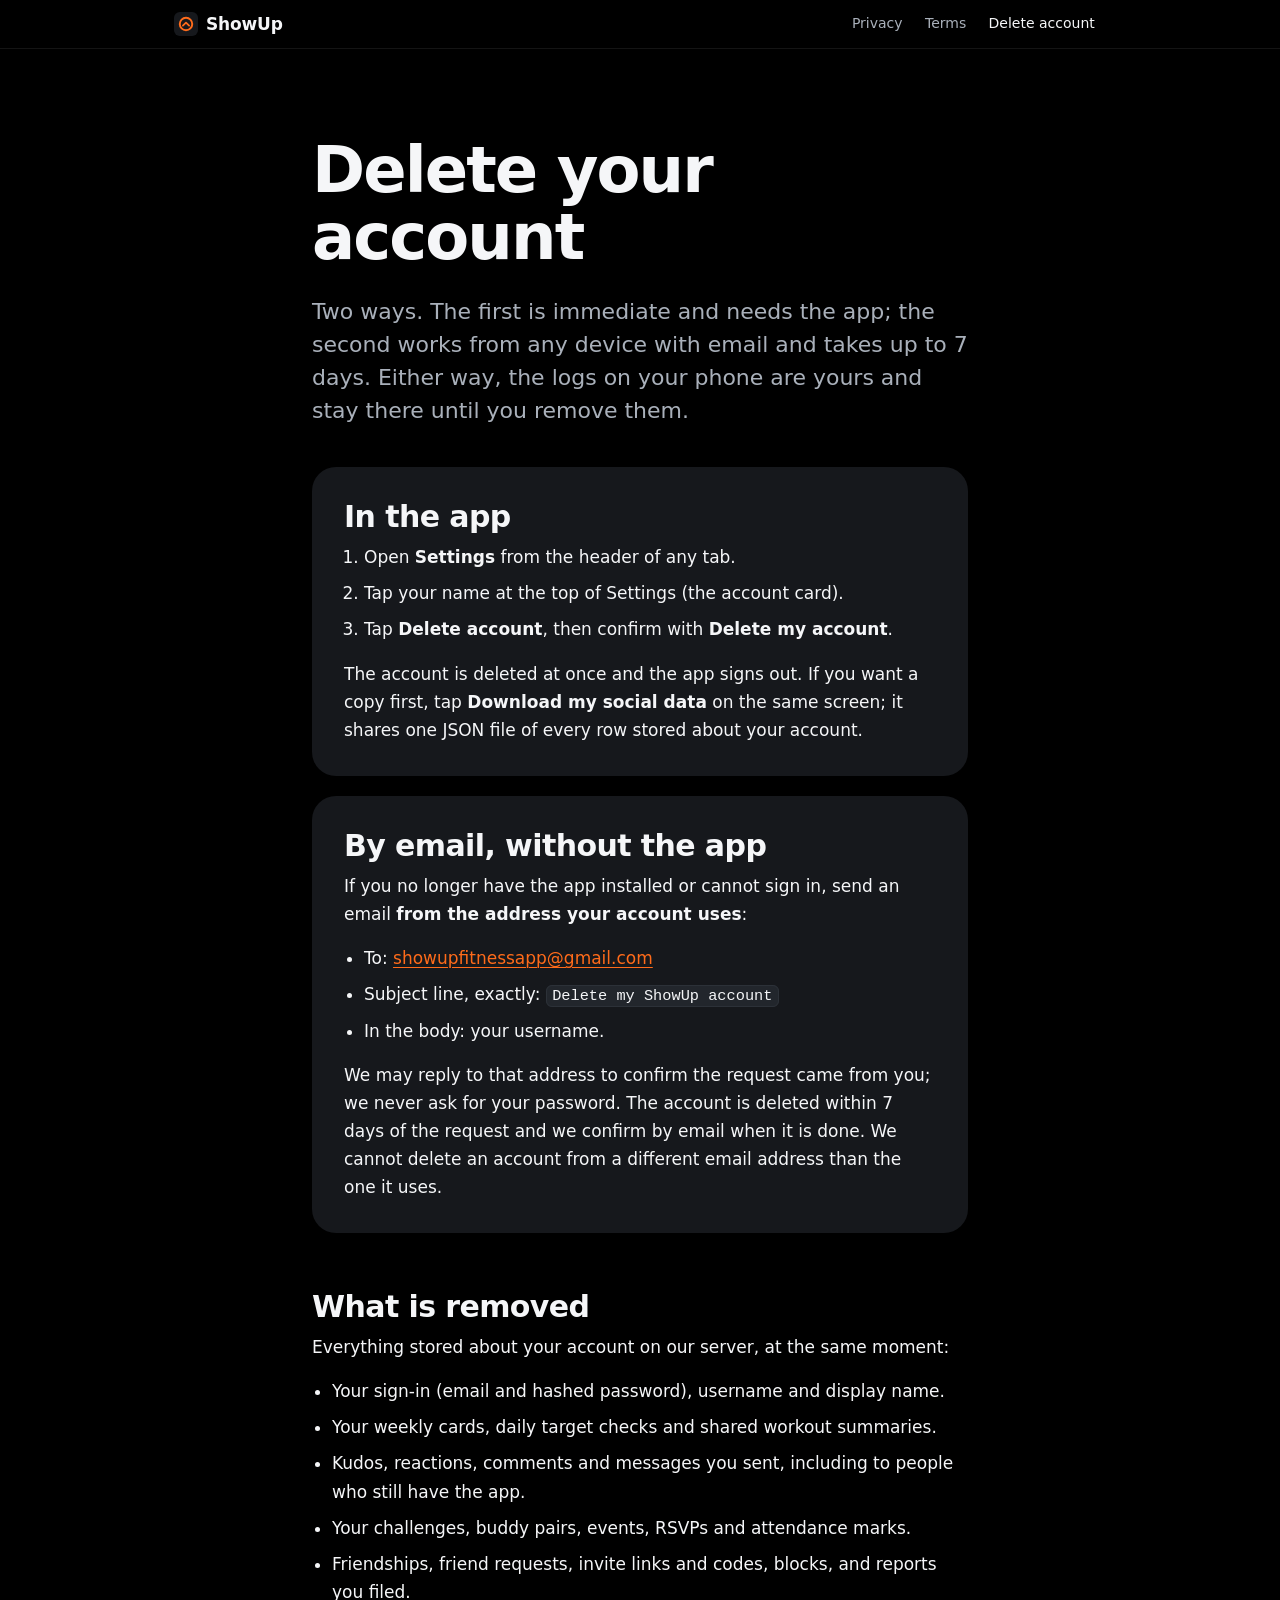
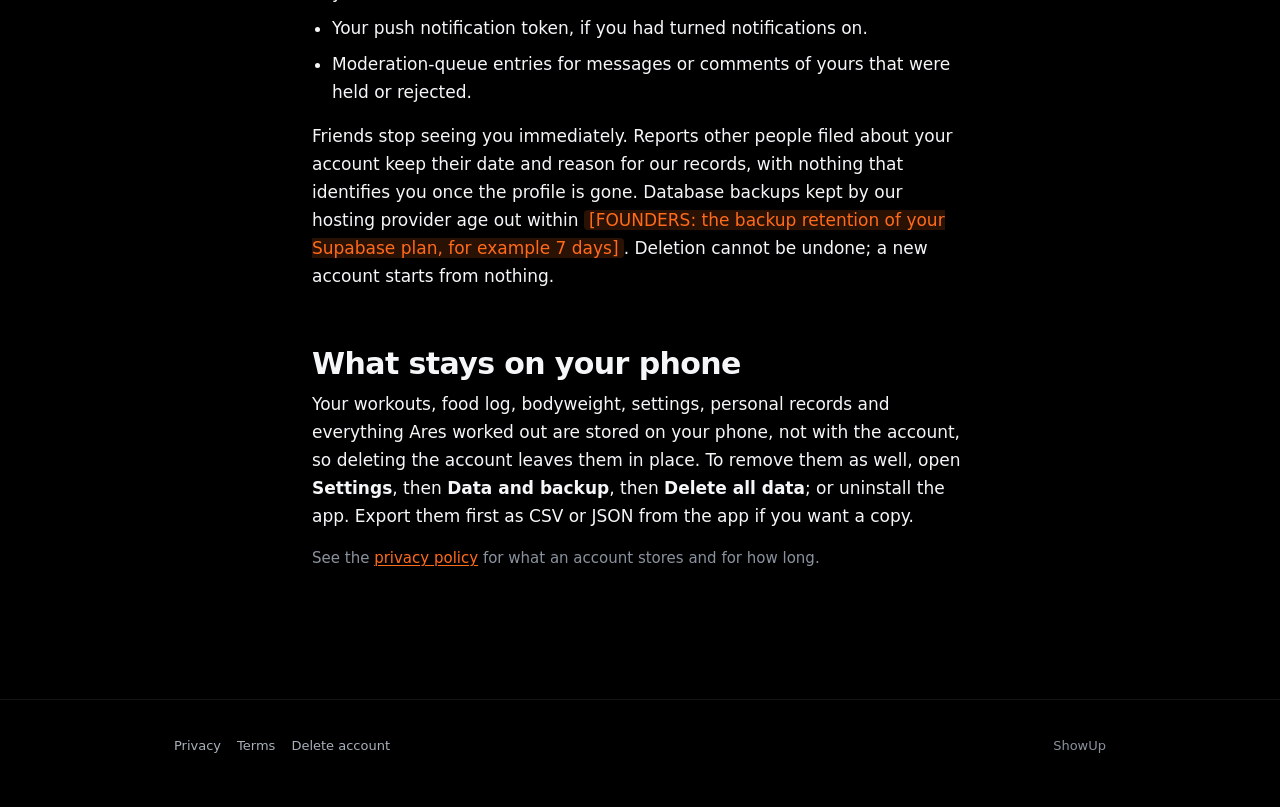
<file: delete-account.html>
<!doctype html>
<html lang="en">
  <head>
    <meta charset="utf-8" />
    <meta name="viewport" content="width=device-width, initial-scale=1" />
    <meta name="color-scheme" content="dark" />
    <meta name="theme-color" content="#16181C" />
    <title>Delete your ShowUp account</title>
    <meta
      name="description"
      content="How to delete your ShowUp account, in the app or by email, what is removed and what stays on your phone." />
    <link rel="stylesheet" href="styles.css" />
  </head>
  <body>
    <header class="site-header">
      <div class="wrap">
        <a class="brand" href="./">Show<b>Up</b></a>
        <nav class="site-nav" aria-label="Site">
          <a href="privacy.html">Privacy</a>
          <a href="terms.html">Terms</a>
          <a href="delete-account.html" aria-current="page">Delete account</a>
        </nav>
      </div>
    </header>

    <main class="wrap">
      <h1>Delete your account</h1>
      <p class="lede">
        Two ways. The first is immediate and needs the app; the second works from any device with
        email and takes up to 7 days. Either way, the logs on your phone are yours and stay there
        until you remove them.
      </p>

      <div class="card">
        <h2>In the app</h2>
        <ol>
          <li>Open <strong>Settings</strong> from the header of any tab.</li>
          <li>Tap your name at the top of Settings (the account card).</li>
          <li>
            Tap <strong>Delete account</strong>, then confirm with
            <strong>Delete my account</strong>.
          </li>
        </ol>
        <p>
          The account is deleted at once and the app signs out. If you want a copy first, tap
          <strong>Download my social data</strong> on the same screen; it shares one JSON file of
          every row stored about your account.
        </p>
      </div>

      <div class="card">
        <h2>By email, without the app</h2>
        <p>
          If you no longer have the app installed or cannot sign in, send an email
          <strong>from the address your account uses</strong>:
        </p>
        <ul>
          <li>
            To:
            <a href="mailto:showupfitnessapp@gmail.com?subject=Delete%20my%20ShowUp%20account"
              >showupfitnessapp@gmail.com</a
            >
          </li>
          <li>Subject line, exactly: <code>Delete my ShowUp account</code></li>
          <li>In the body: your username.</li>
        </ul>
        <p>
          We may reply to that address to confirm the request came from you; we never ask for your
          password. The account is deleted within 7 days of the request and we confirm by email when
          it is done. We cannot delete an account from a different email address than the one it
          uses.
        </p>
      </div>

      <h2>What is removed</h2>
      <p>Everything stored about your account on our server, at the same moment:</p>
      <ul>
        <li>Your sign-in (email and hashed password), username and display name.</li>
        <li>Your weekly cards, daily target checks and shared workout summaries.</li>
        <li>
          Kudos, reactions, comments and messages you sent, including to people who still have the
          app.
        </li>
        <li>Your challenges, buddy pairs, events, RSVPs and attendance marks.</li>
        <li>
          Friendships, friend requests, invite links and codes, blocks, and reports you filed.
        </li>
        <li>Your push notification token, if you had turned notifications on.</li>
        <li>
          Moderation-queue entries for messages or comments of yours that were held or rejected.
        </li>
      </ul>
      <p>
        Friends stop seeing you immediately. Reports other people filed about your account keep
        their date and reason for our records, with nothing that identifies you once the profile is
        gone. Database backups kept by our hosting provider age out within
        <span class="placeholder"
          >[FOUNDERS: the backup retention of your Supabase plan, for example 7 days]</span
        >. Deletion cannot be undone; a new account starts from nothing.
      </p>

      <h2>What stays on your phone</h2>
      <p>
        Your workouts, food log, bodyweight, settings, personal records and everything Ares worked
        out are stored on your phone, not with the account, so deleting the account leaves them in
        place. To remove them as well, open <strong>Settings</strong>, then
        <strong>Data and backup</strong>, then <strong>Delete all data</strong>; or uninstall the
        app. Export them first as CSV or JSON from the app if you want a copy.
      </p>

      <p class="meta">
        See the <a href="privacy.html">privacy policy</a> for what an account stores and for how
        long.
      </p>
    </main>

    <footer class="site-footer">
      <div class="wrap">
        <nav aria-label="Legal">
          <a href="privacy.html">Privacy</a>
          <a href="terms.html">Terms</a>
          <a href="delete-account.html">Delete account</a>
        </nav>
        <span>ShowUp</span>
      </div>
    </footer>
  </body>
</html>
</file>
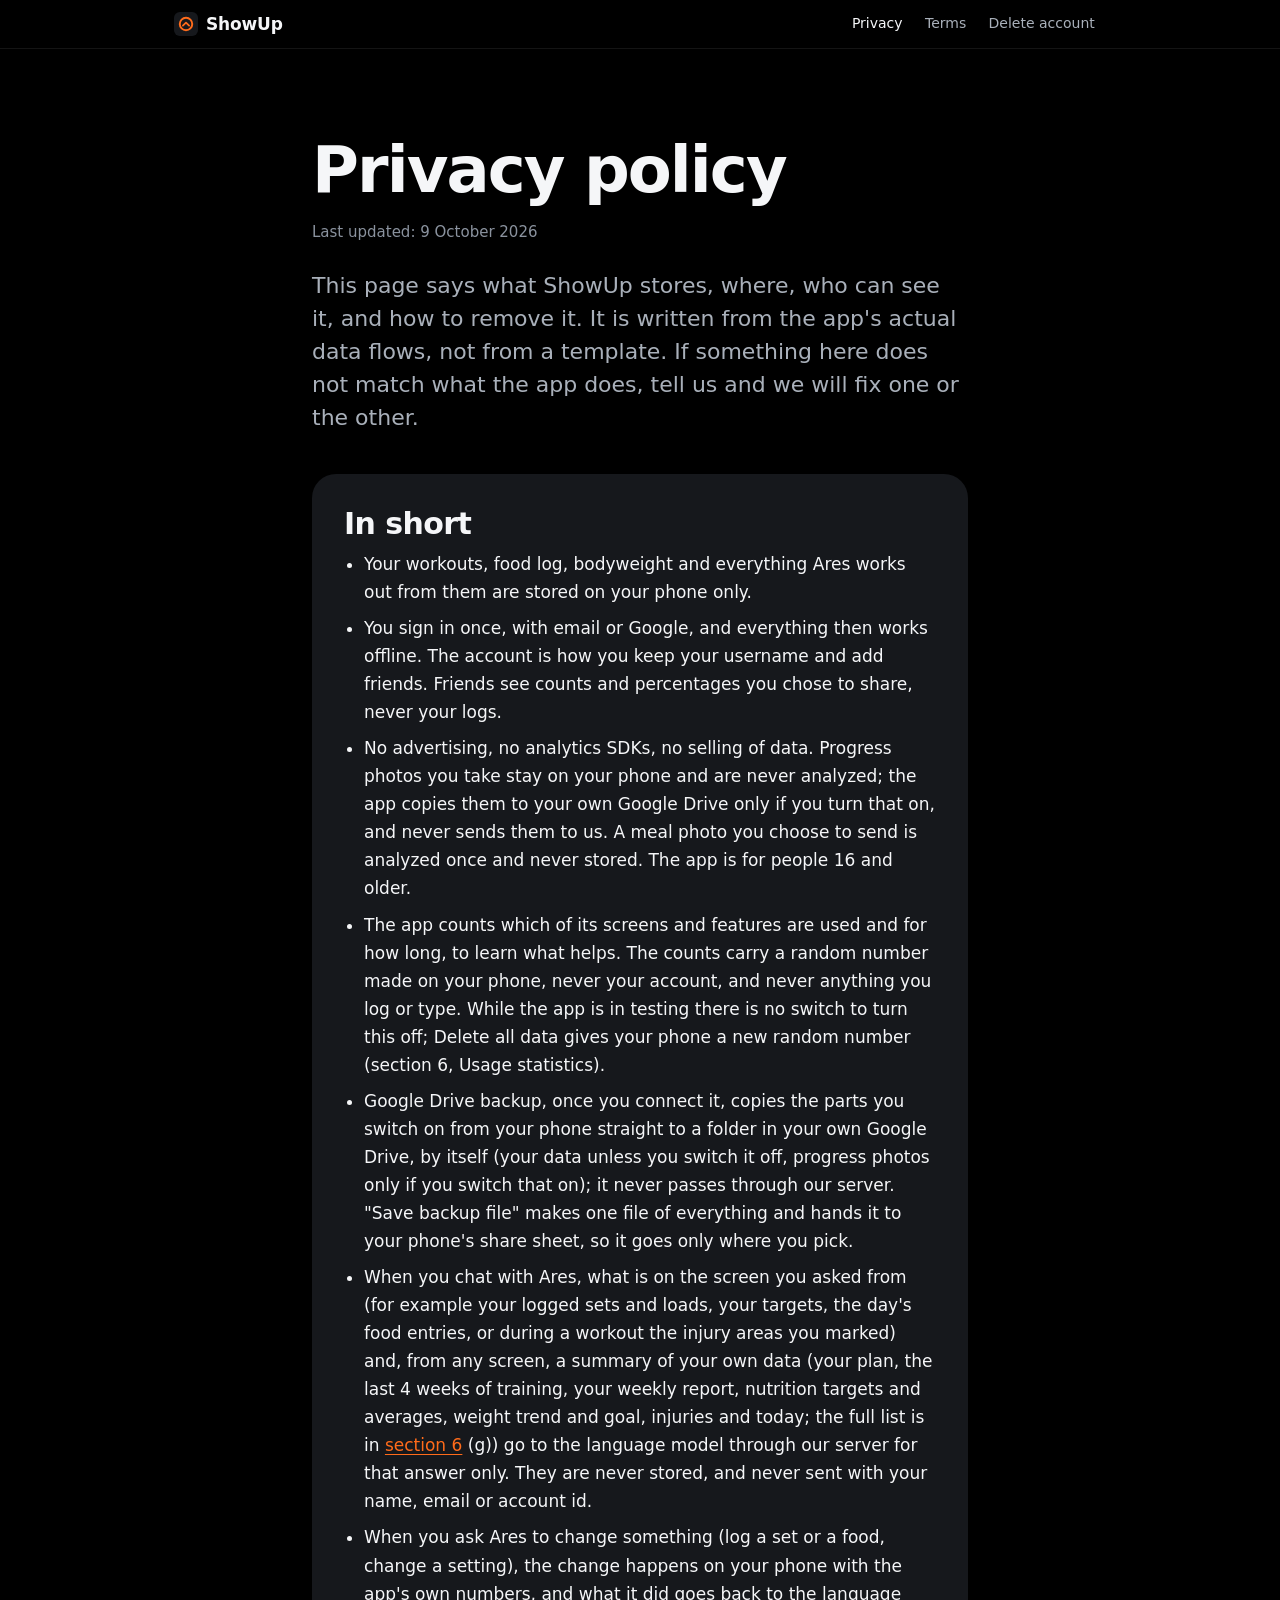
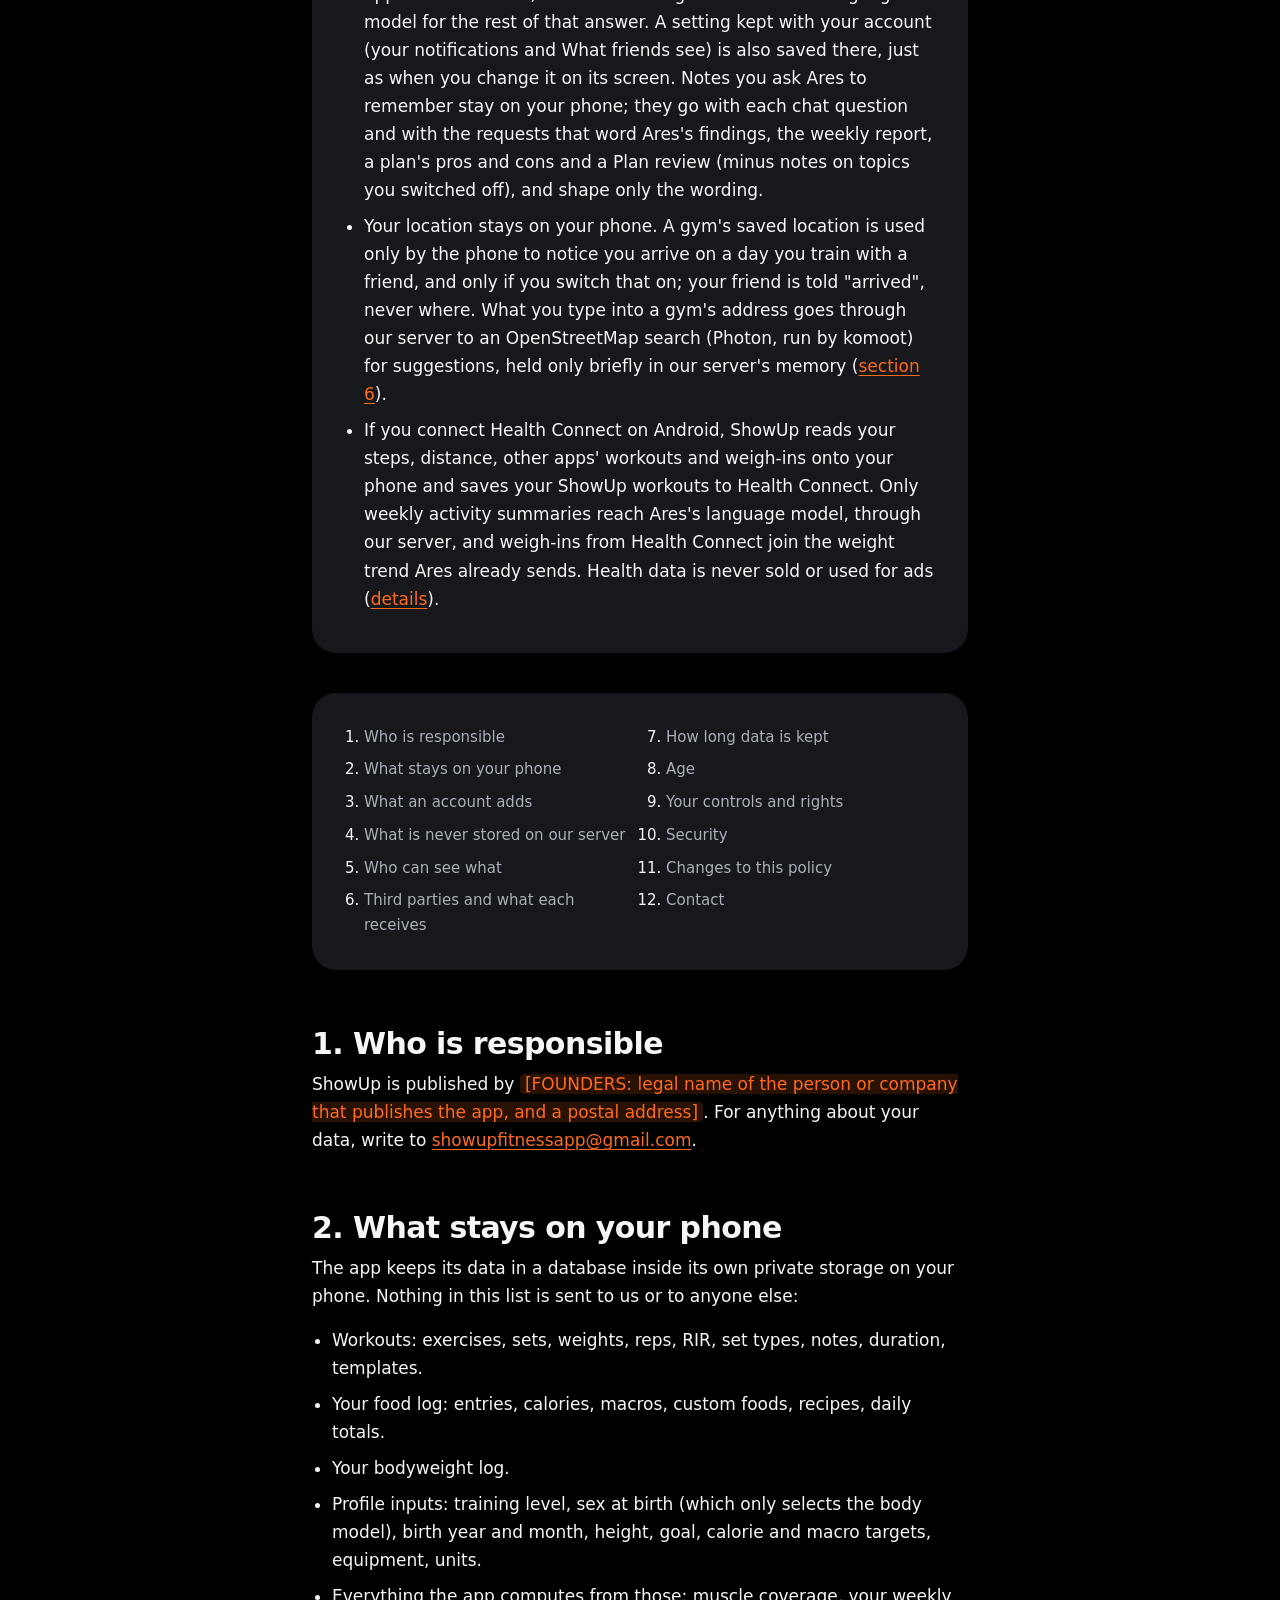
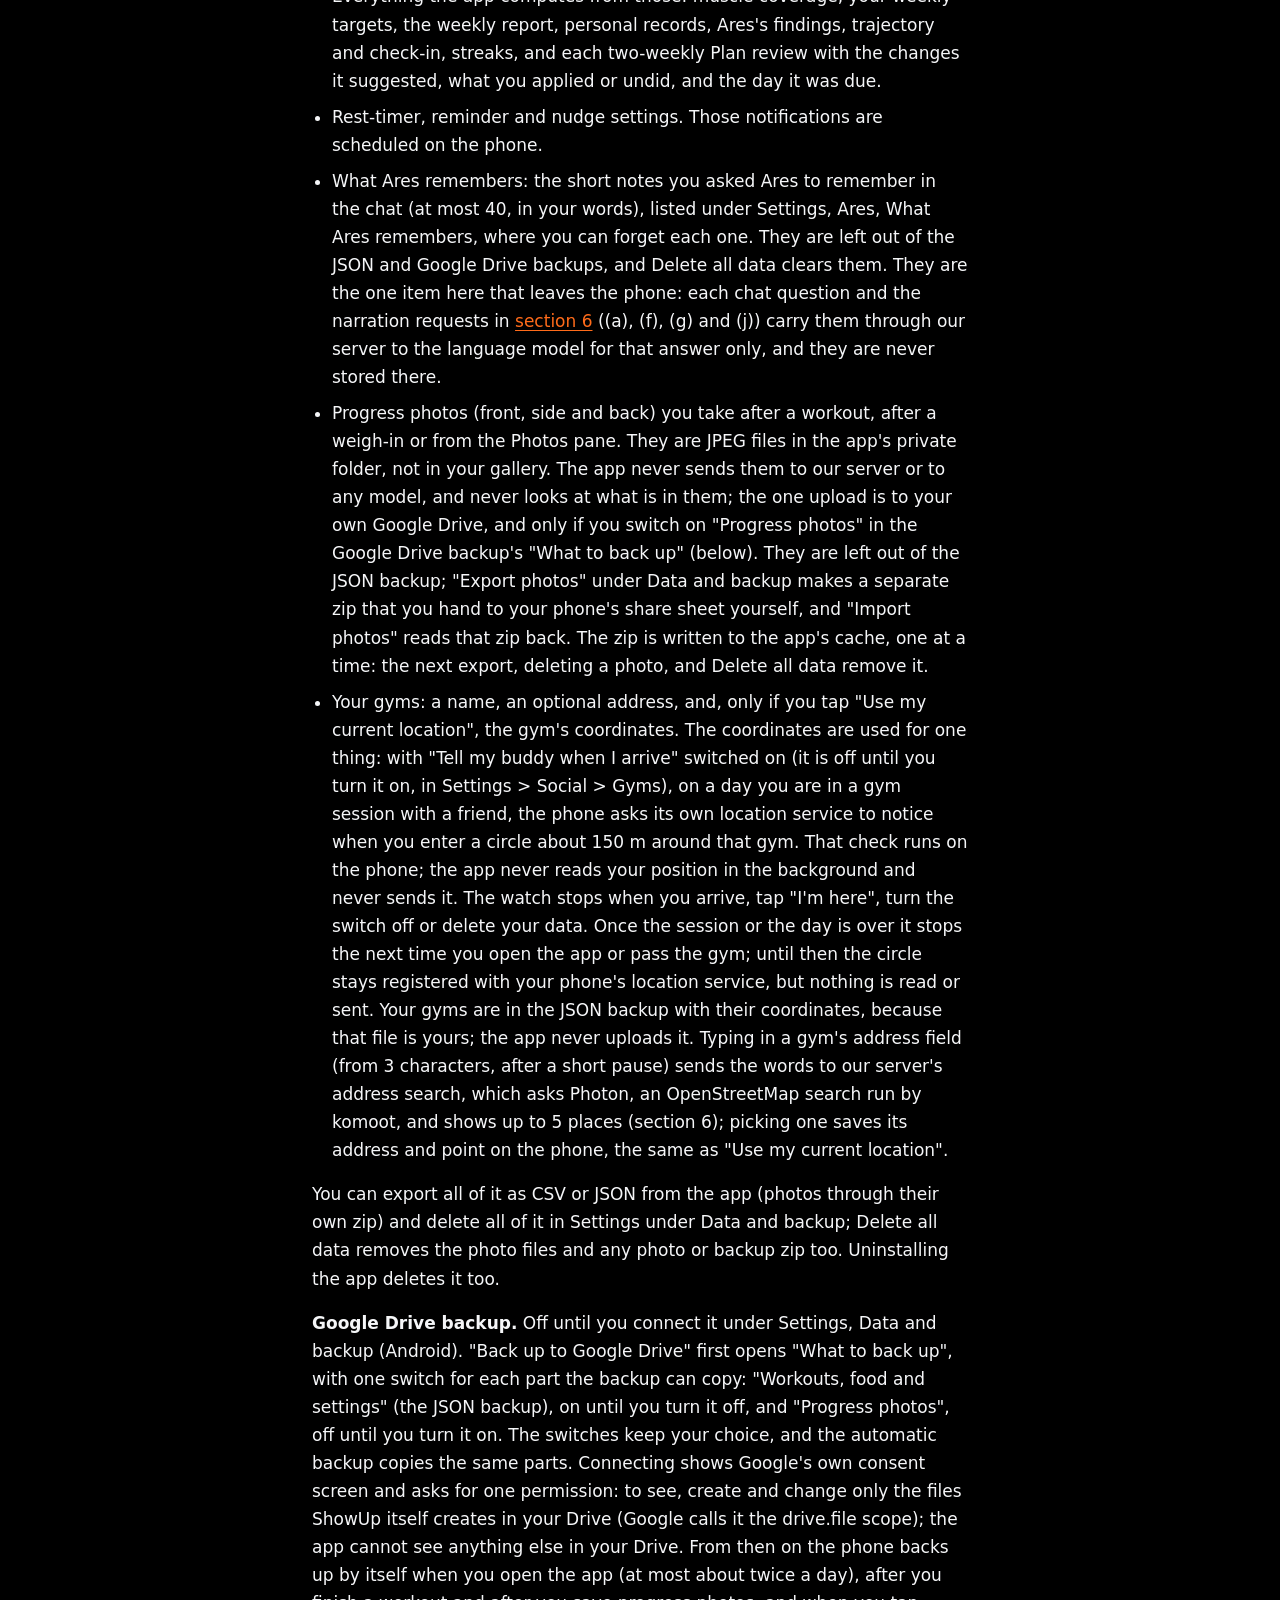
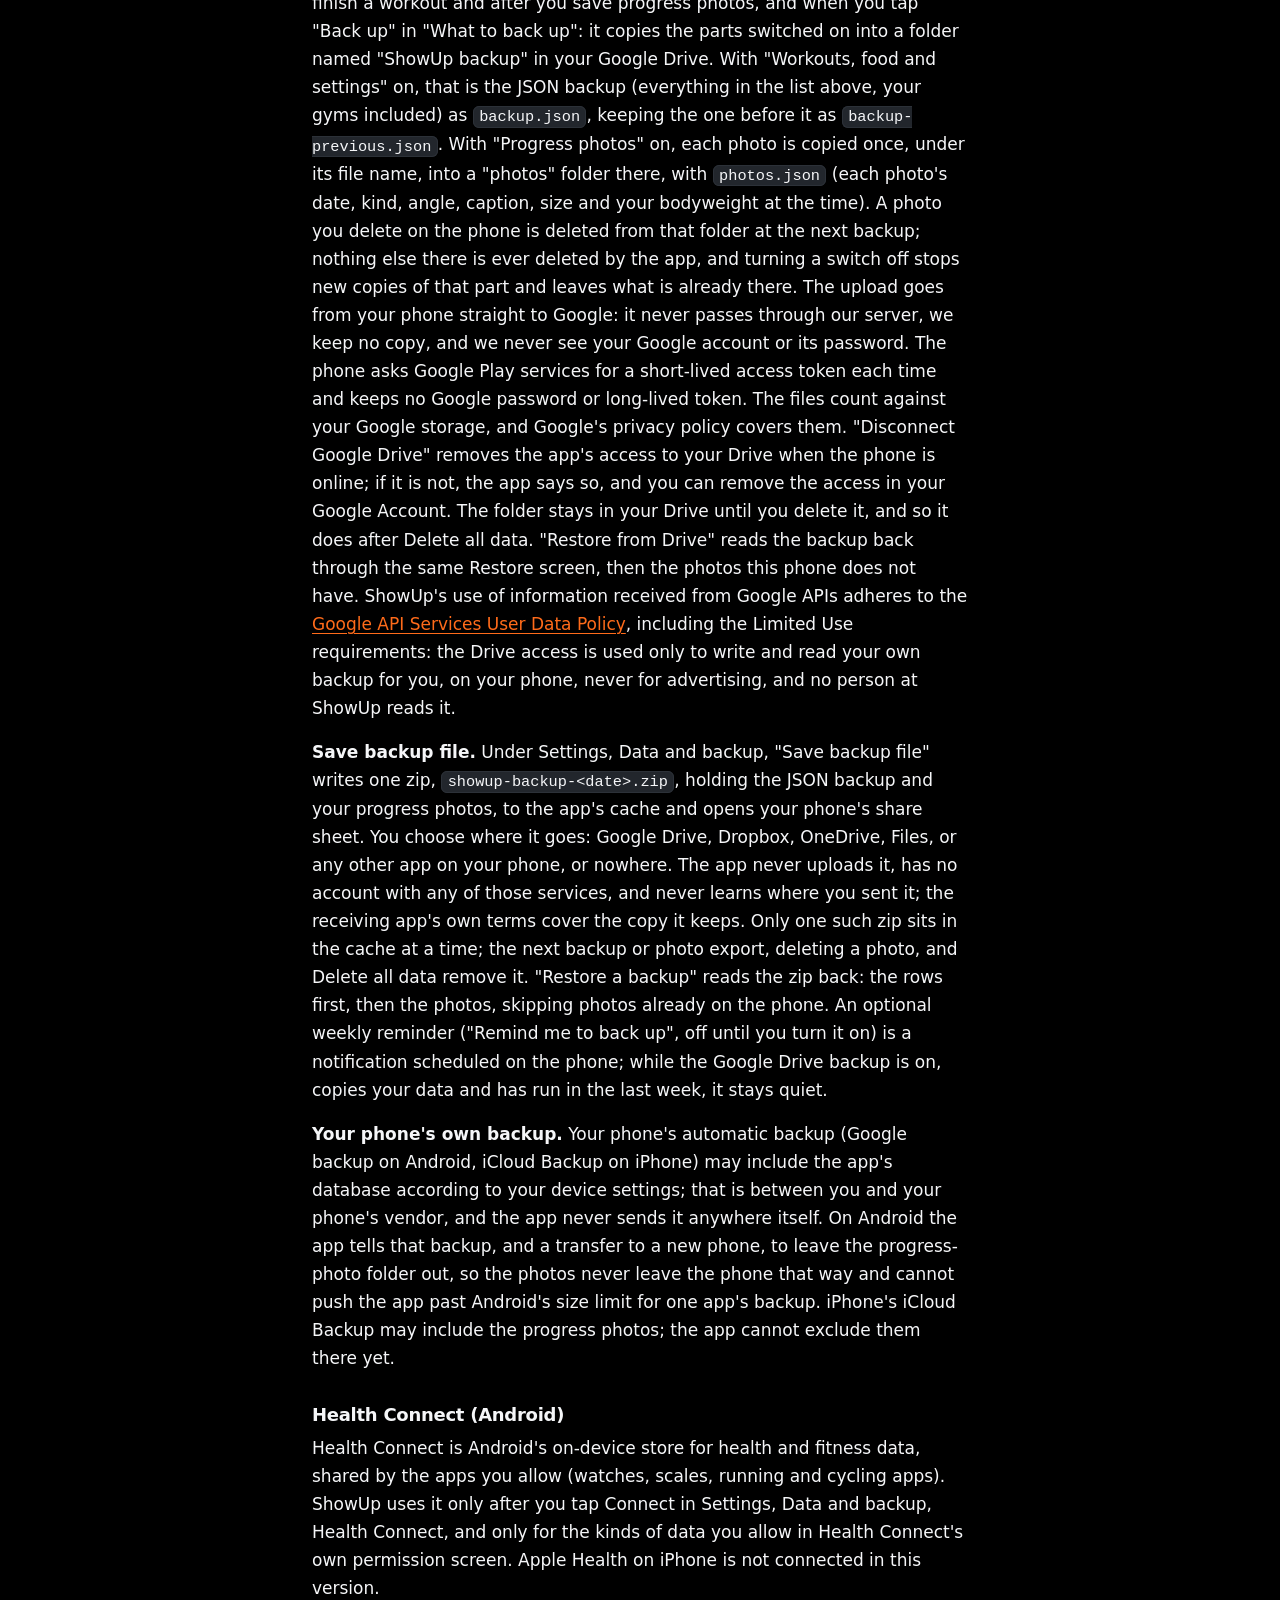
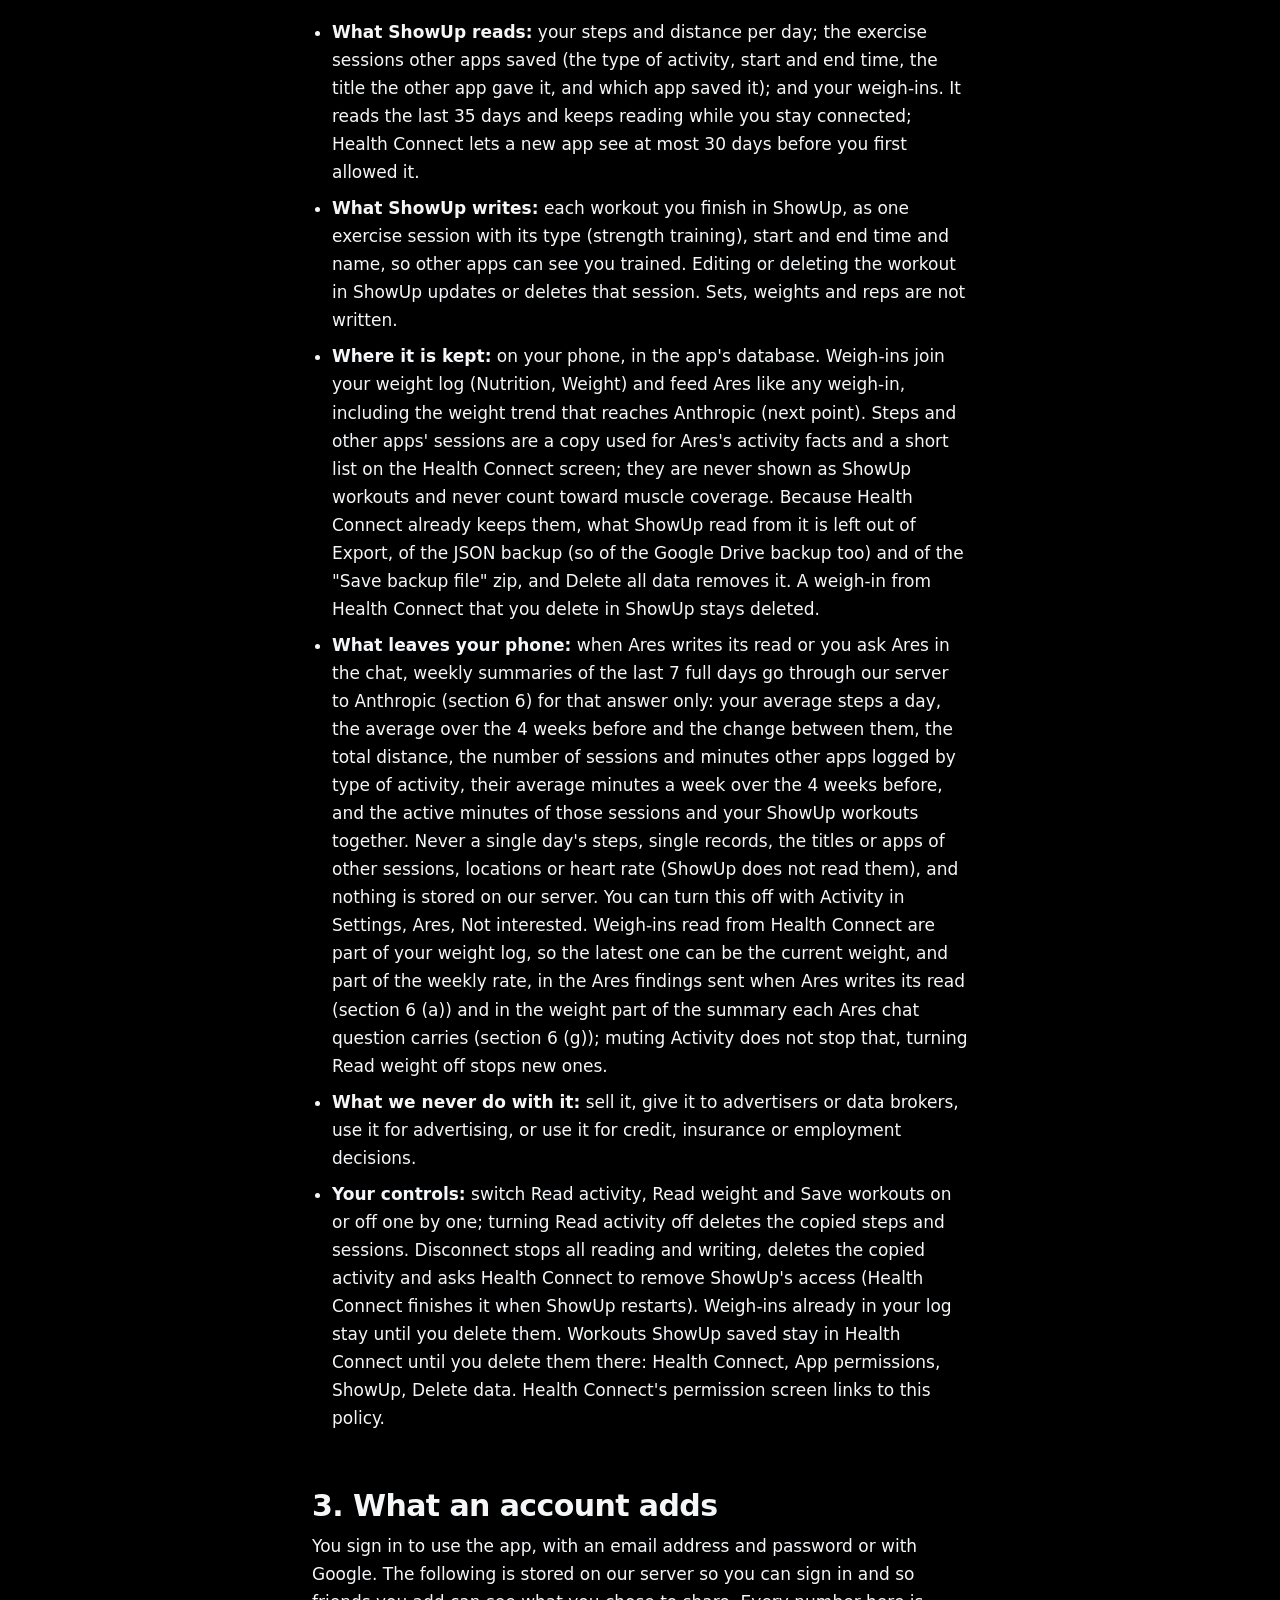
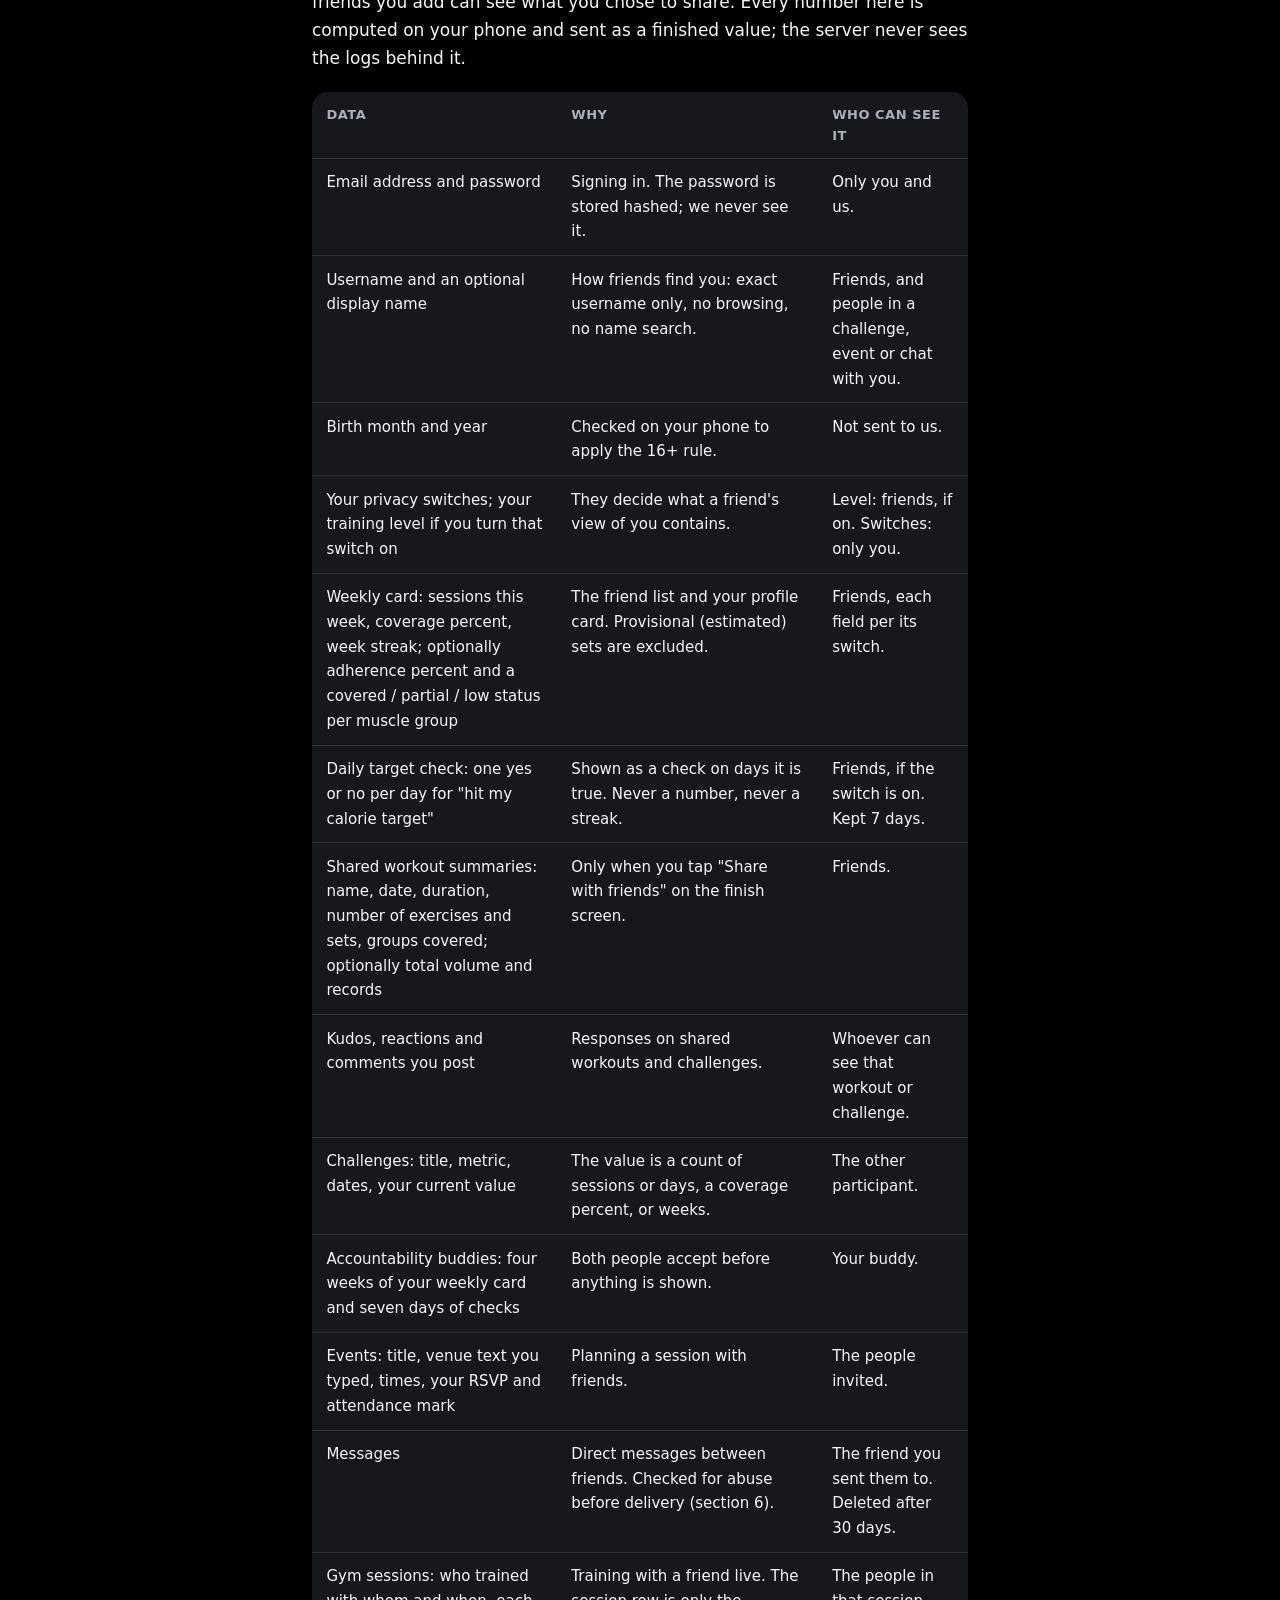
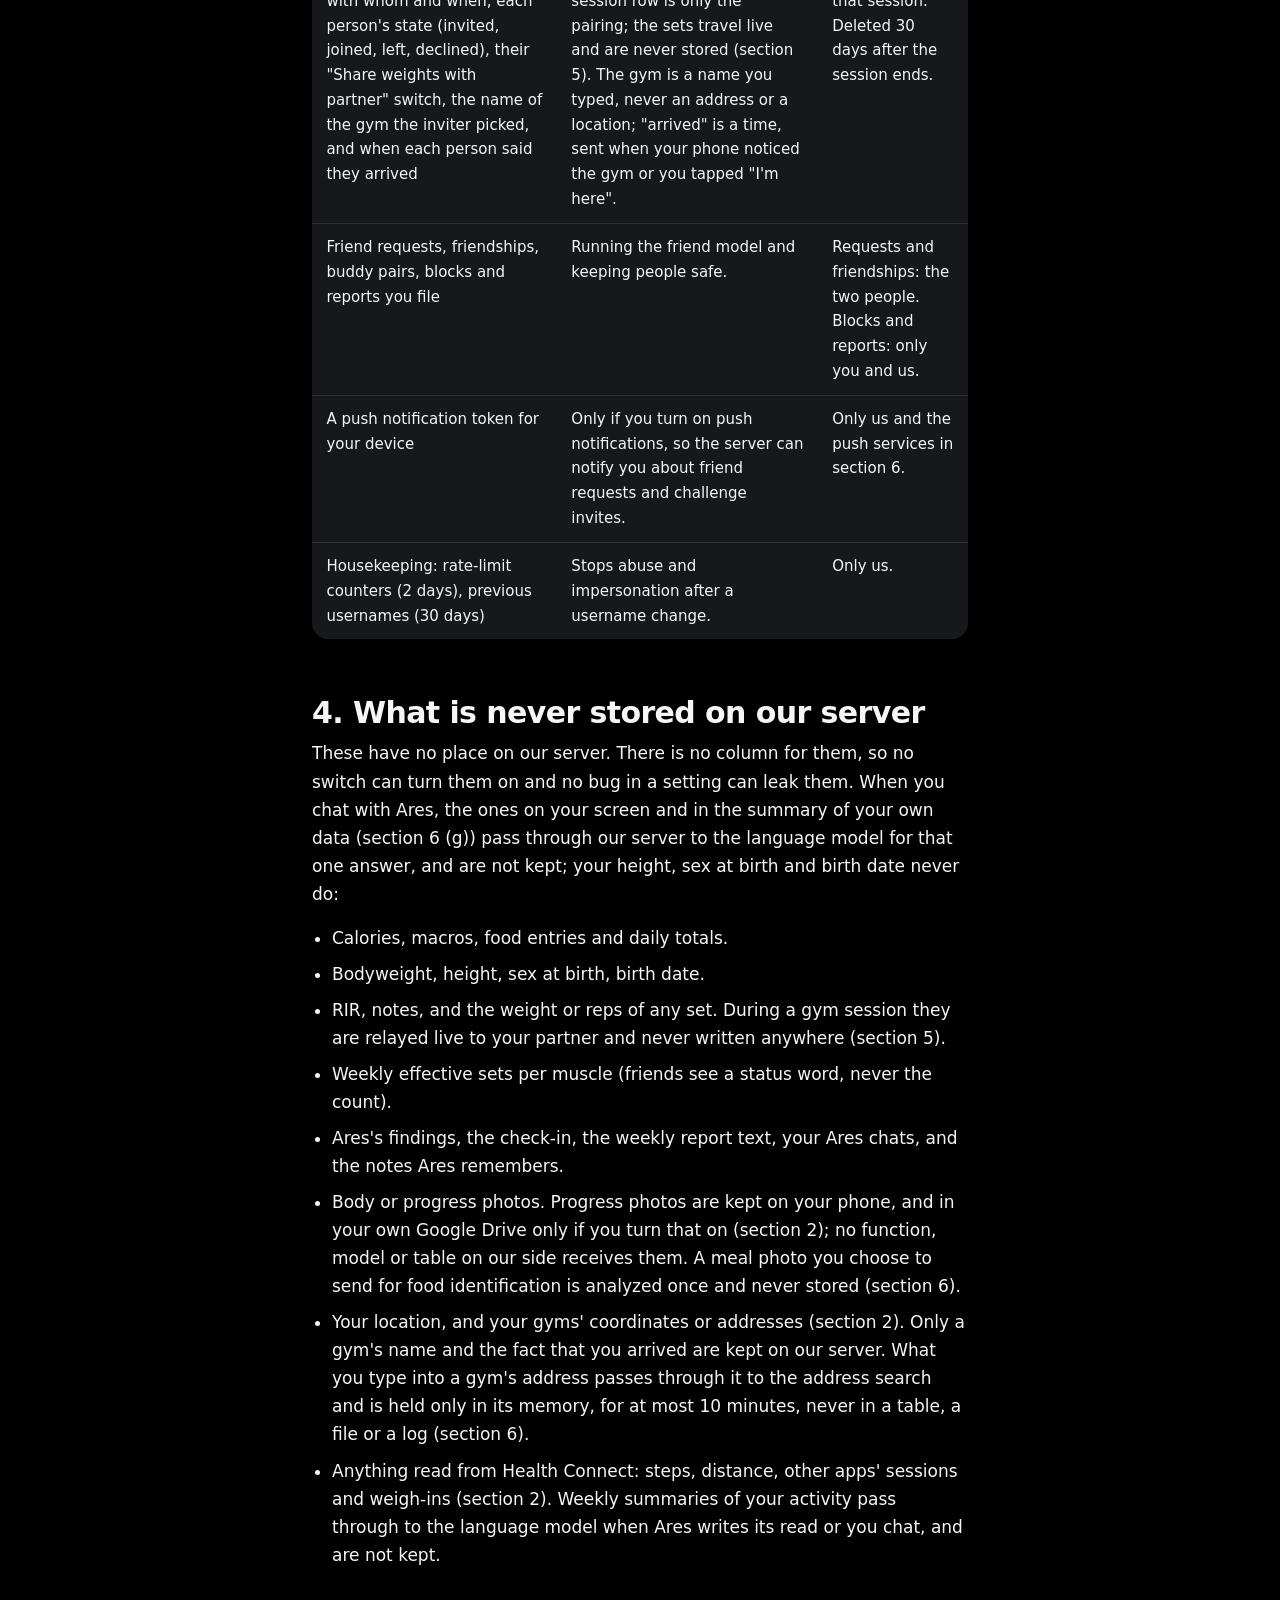
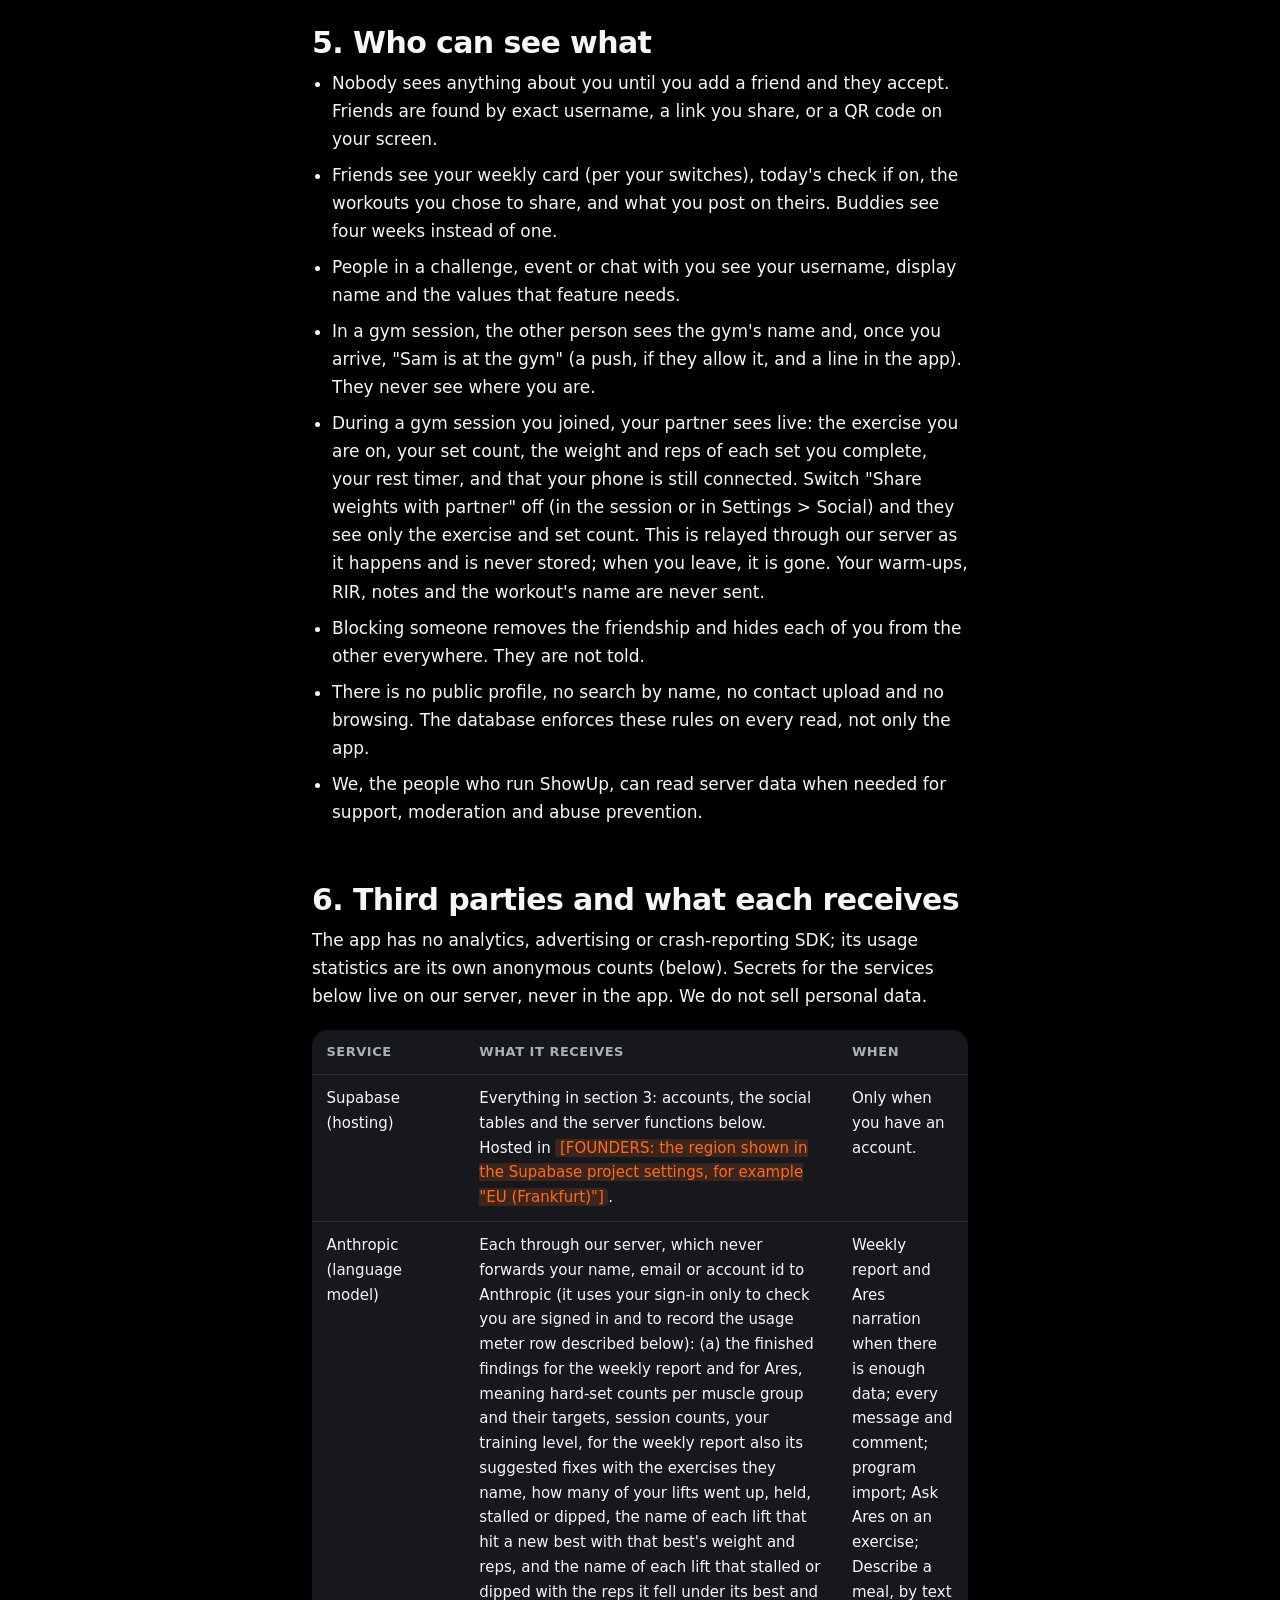
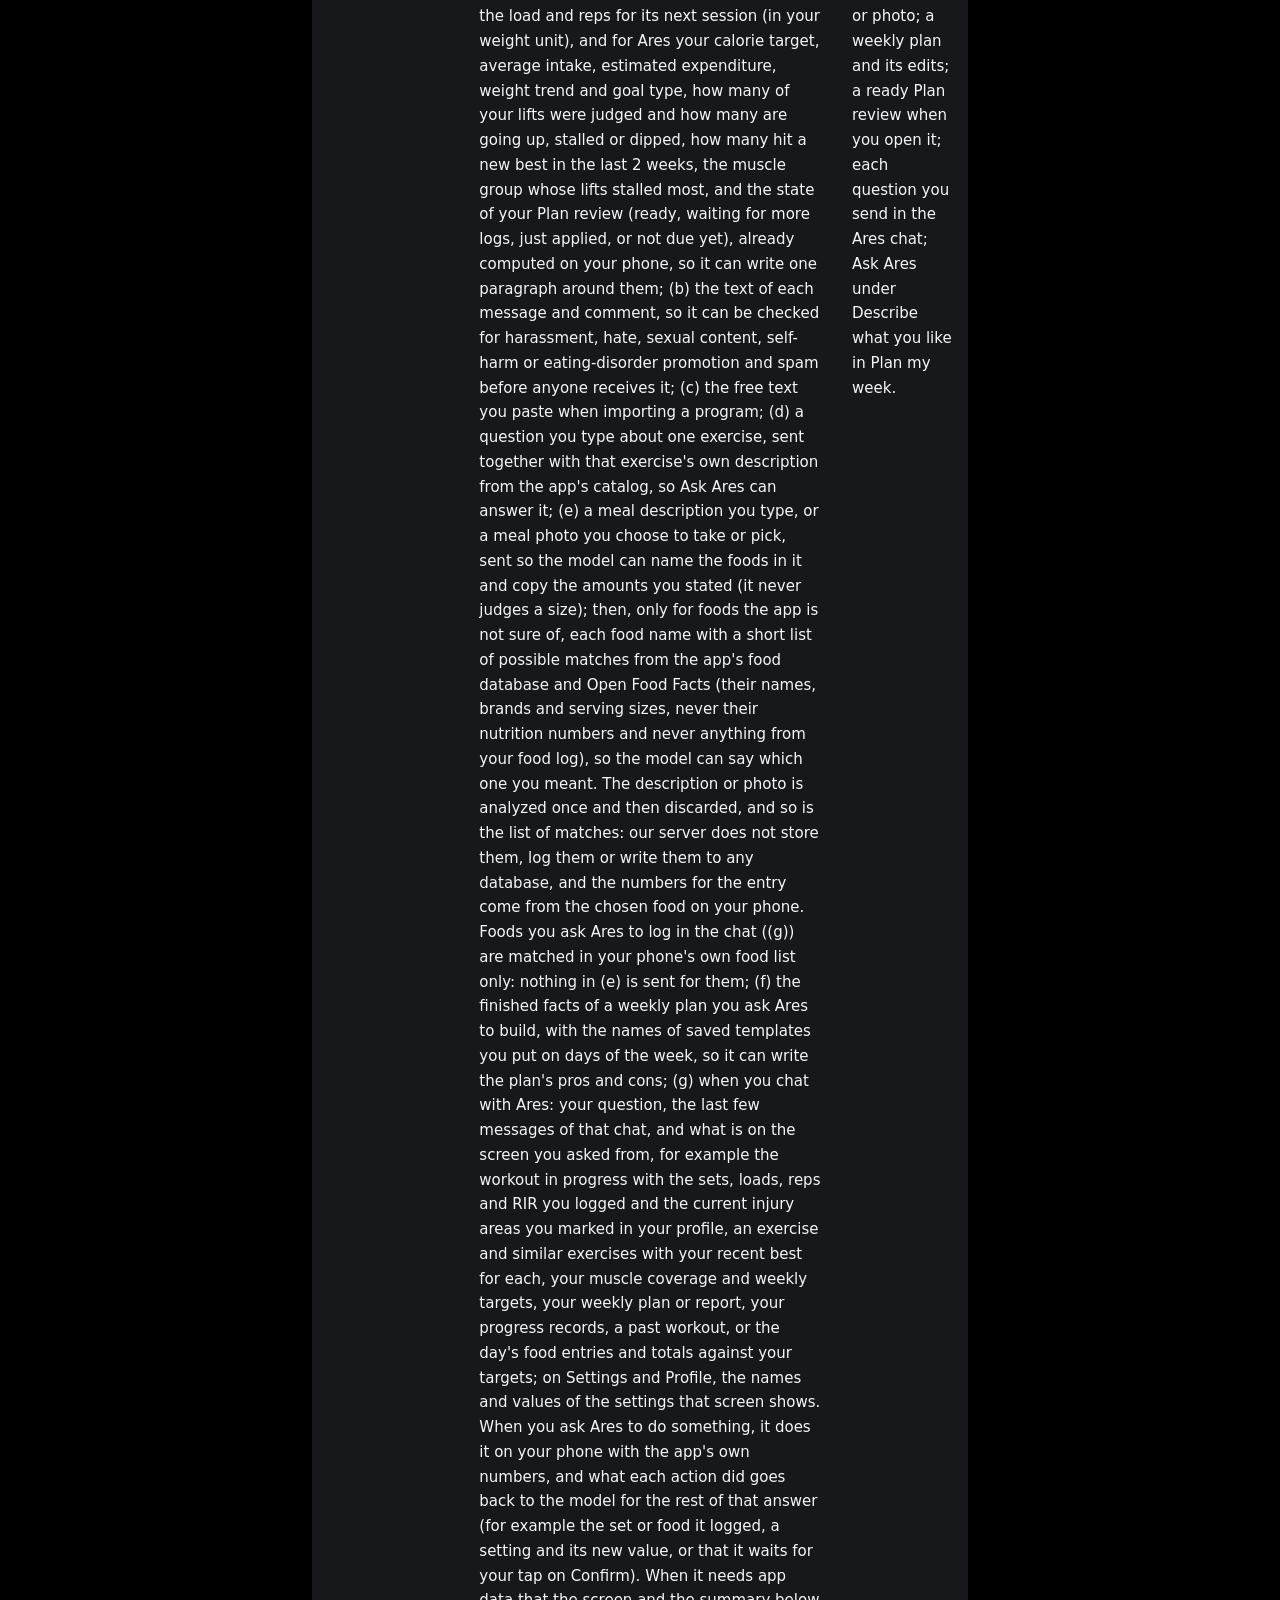
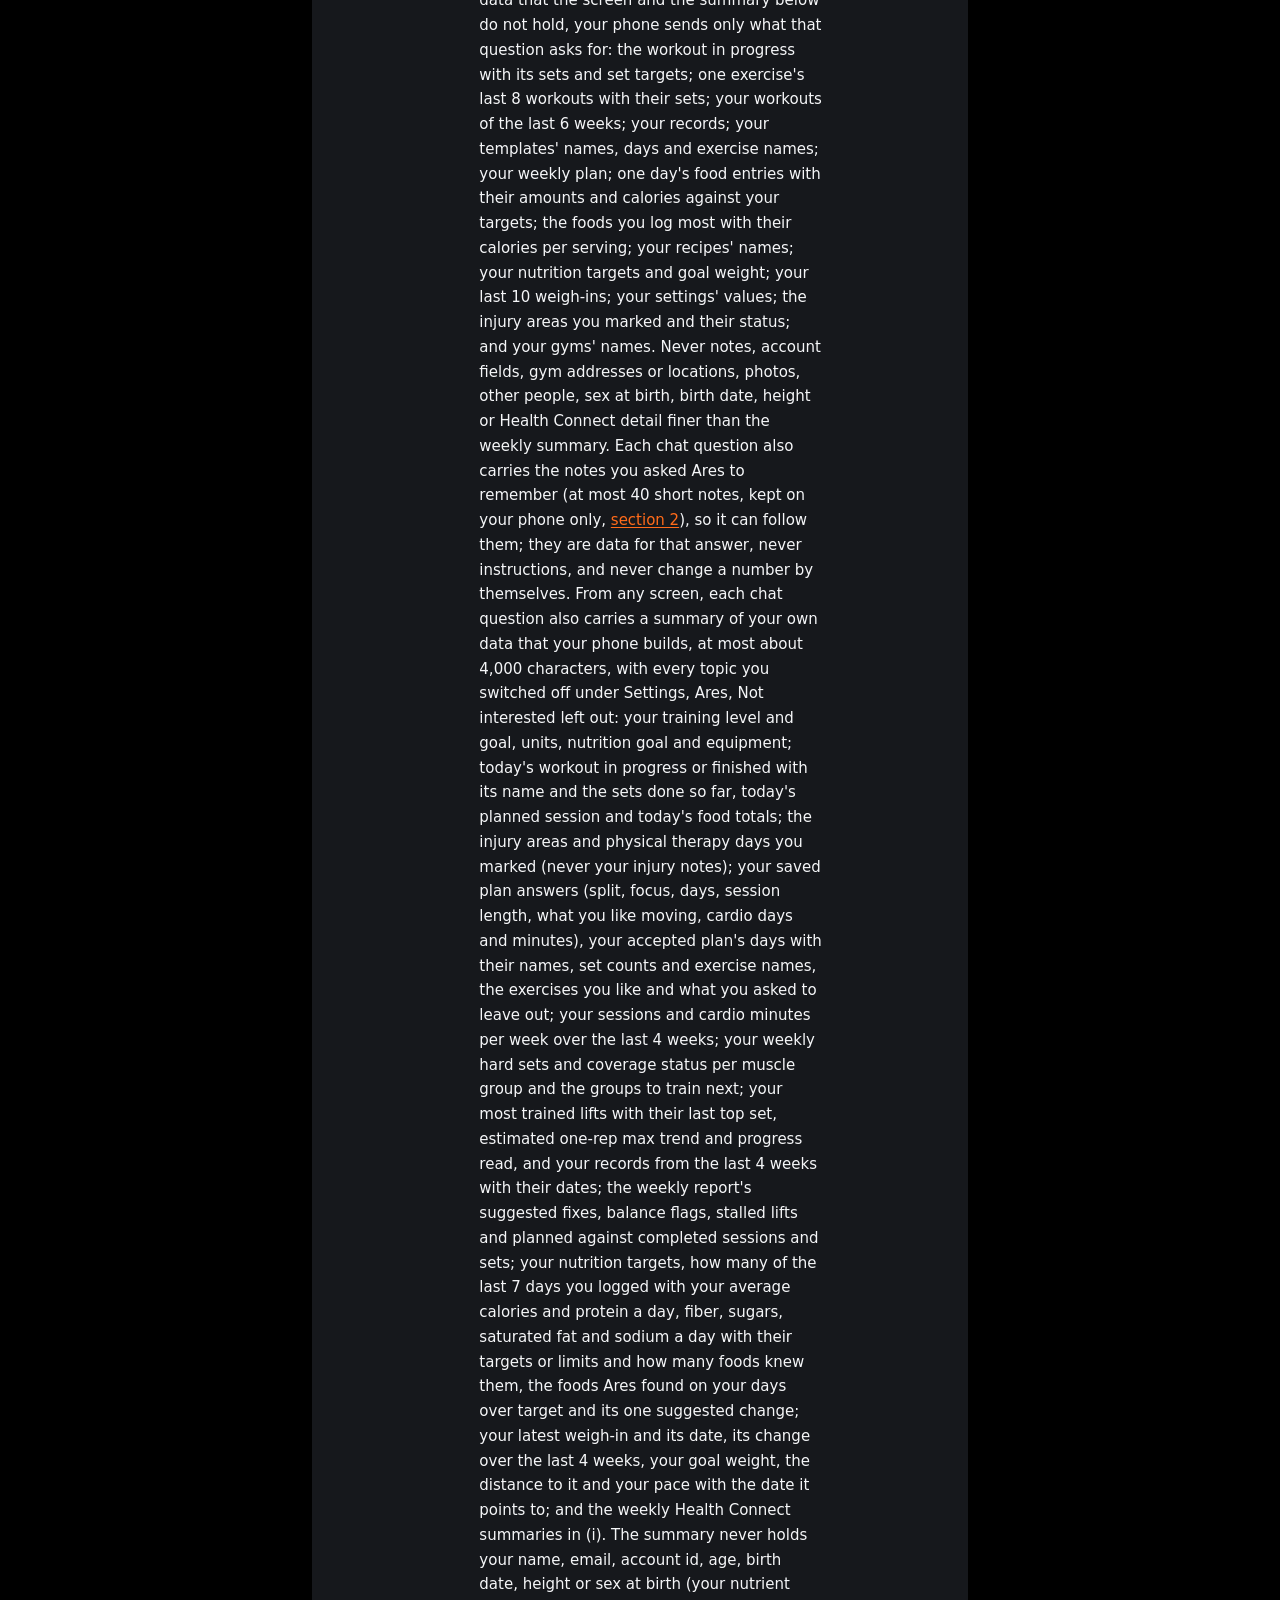
<file: privacy.html>
<!doctype html>
<html lang="en">
  <head>
    <meta charset="utf-8" />
    <meta name="viewport" content="width=device-width, initial-scale=1" />
    <meta name="color-scheme" content="dark" />
    <meta name="theme-color" content="#16181C" />
    <title>ShowUp privacy policy</title>
    <meta
      name="description"
      content="What ShowUp stores on your phone, what an optional account adds, who can see it, which third parties receive what, and how to export or delete everything." />
    <link rel="stylesheet" href="styles.css" />
  </head>
  <body>
    <header class="site-header">
      <div class="wrap">
        <a class="brand" href="./">Show<b>Up</b></a>
        <nav class="site-nav" aria-label="Site">
          <a href="privacy.html" aria-current="page">Privacy</a>
          <a href="terms.html">Terms</a>
          <a href="delete-account.html">Delete account</a>
        </nav>
      </div>
    </header>

    <main class="wrap">
      <h1>Privacy policy</h1>
      <p class="meta">Last updated: 9 October 2026</p>
      <p class="lede">
        This page says what ShowUp stores, where, who can see it, and how to remove it. It is
        written from the app's actual data flows, not from a template. If something here does not
        match what the app does, tell us and we will fix one or the other.
      </p>

      <div class="card">
        <h2>In short</h2>
        <ul>
          <li>
            Your workouts, food log, bodyweight and everything Ares works out from them are stored
            on your phone only.
          </li>
          <li>
            You sign in once, with email or Google, and everything then works offline. The account
            is how you keep your username and add friends. Friends see counts and percentages you
            chose to share, never your logs.
          </li>
          <li>
            No advertising, no analytics SDKs, no selling of data. Progress photos you take stay on
            your phone and are never analyzed; the app copies them to your own Google Drive only if
            you turn that on, and never sends them to us. A meal photo you choose to send is
            analyzed once and never stored. The app is for people 16 and older.
          </li>
          <li>
            The app counts which of its screens and features are used and for how long, to learn
            what helps. The counts carry a random number made on your phone, never your account, and
            never anything you log or type. While the app is in testing there is no switch to turn
            this off; Delete all data gives your phone a new random number (section 6, Usage
            statistics).
          </li>
          <li>
            Google Drive backup, once you connect it, copies the parts you switch on from your phone
            straight to a folder in your own Google Drive, by itself (your data unless you switch it
            off, progress photos only if you switch that on); it never passes through our server.
            "Save backup file" makes one file of everything and hands it to your phone's share
            sheet, so it goes only where you pick.
          </li>
          <li>
            When you chat with Ares, what is on the screen you asked from (for example your logged
            sets and loads, your targets, the day's food entries, or during a workout the injury
            areas you marked) and, from any screen, a summary of your own data (your plan, the last
            4 weeks of training, your weekly report, nutrition targets and averages, weight trend
            and goal, injuries and today; the full list is in <a href="#third-parties">section 6</a>
            (g)) go to the language model through our server for that answer only. They are never
            stored, and never sent with your name, email or account id.
          </li>
          <li>
            When you ask Ares to change something (log a set or a food, change a setting), the
            change happens on your phone with the app's own numbers, and what it did goes back to
            the language model for the rest of that answer. A setting kept with your account (your
            notifications and What friends see) is also saved there, just as when you change it on
            its screen. Notes you ask Ares to remember stay on your phone; they go with each chat
            question and with the requests that word Ares's findings, the weekly report, a plan's
            pros and cons and a Plan review (minus notes on topics you switched off), and shape only
            the wording.
          </li>
          <li>
            Your location stays on your phone. A gym's saved location is used only by the phone to
            notice you arrive on a day you train with a friend, and only if you switch that on; your
            friend is told "arrived", never where. What you type into a gym's address goes through
            our server to an OpenStreetMap search (Photon, run by komoot) for suggestions, held only
            briefly in our server's memory (<a href="#third-parties">section 6</a>).
          </li>
          <li>
            If you connect Health Connect on Android, ShowUp reads your steps, distance, other apps'
            workouts and weigh-ins onto your phone and saves your ShowUp workouts to Health Connect.
            Only weekly activity summaries reach Ares's language model, through our server, and
            weigh-ins from Health Connect join the weight trend Ares already sends. Health data is
            never sold or used for ads (<a href="#health-connect">details</a>).
          </li>
        </ul>
      </div>

      <nav class="toc" aria-label="Sections">
        <ol>
          <li><a href="#who">Who is responsible</a></li>
          <li><a href="#device">What stays on your phone</a></li>
          <li><a href="#account">What an account adds</a></li>
          <li><a href="#never">What is never stored on our server</a></li>
          <li><a href="#visibility">Who can see what</a></li>
          <li><a href="#third-parties">Third parties and what each receives</a></li>
          <li><a href="#retention">How long data is kept</a></li>
          <li><a href="#age">Age</a></li>
          <li><a href="#rights">Your controls and rights</a></li>
          <li><a href="#security">Security</a></li>
          <li><a href="#changes">Changes to this policy</a></li>
          <li><a href="#contact">Contact</a></li>
        </ol>
      </nav>

      <h2 id="who">1. Who is responsible</h2>
      <p>
        ShowUp is published by
        <span class="placeholder"
          >[FOUNDERS: legal name of the person or company that publishes the app, and a postal
          address]</span
        >. For anything about your data, write to
        <a href="mailto:showupfitnessapp@gmail.com">showupfitnessapp@gmail.com</a>.
      </p>

      <h2 id="device">2. What stays on your phone</h2>
      <p>
        The app keeps its data in a database inside its own private storage on your phone. Nothing
        in this list is sent to us or to anyone else:
      </p>
      <ul>
        <li>
          Workouts: exercises, sets, weights, reps, RIR, set types, notes, duration, templates.
        </li>
        <li>Your food log: entries, calories, macros, custom foods, recipes, daily totals.</li>
        <li>Your bodyweight log.</li>
        <li>
          Profile inputs: training level, sex at birth (which only selects the body model), birth
          year and month, height, goal, calorie and macro targets, equipment, units.
        </li>
        <li>
          Everything the app computes from those: muscle coverage, your weekly targets, the weekly
          report, personal records, Ares's findings, trajectory and check-in, streaks, and each
          two-weekly Plan review with the changes it suggested, what you applied or undid, and the
          day it was due.
        </li>
        <li>
          Rest-timer, reminder and nudge settings. Those notifications are scheduled on the phone.
        </li>
        <li>
          What Ares remembers: the short notes you asked Ares to remember in the chat (at most 40,
          in your words), listed under Settings, Ares, What Ares remembers, where you can forget
          each one. They are left out of the JSON and Google Drive backups, and Delete all data
          clears them. They are the one item here that leaves the phone: each chat question and the
          narration requests in <a href="#third-parties">section 6</a> ((a), (f), (g) and (j)) carry
          them through our server to the language model for that answer only, and they are never
          stored there.
        </li>
        <li>
          Progress photos (front, side and back) you take after a workout, after a weigh-in or from
          the Photos pane. They are JPEG files in the app's private folder, not in your gallery. The
          app never sends them to our server or to any model, and never looks at what is in them;
          the one upload is to your own Google Drive, and only if you switch on "Progress photos" in
          the Google Drive backup's "What to back up" (below). They are left out of the JSON backup;
          "Export photos" under Data and backup makes a separate zip that you hand to your phone's
          share sheet yourself, and "Import photos" reads that zip back. The zip is written to the
          app's cache, one at a time: the next export, deleting a photo, and Delete all data remove
          it.
        </li>
        <li>
          Your gyms: a name, an optional address, and, only if you tap "Use my current location",
          the gym's coordinates. The coordinates are used for one thing: with "Tell my buddy when I
          arrive" switched on (it is off until you turn it on, in Settings &gt; Social &gt; Gyms),
          on a day you are in a gym session with a friend, the phone asks its own location service
          to notice when you enter a circle about 150 m around that gym. That check runs on the
          phone; the app never reads your position in the background and never sends it. The watch
          stops when you arrive, tap "I'm here", turn the switch off or delete your data. Once the
          session or the day is over it stops the next time you open the app or pass the gym; until
          then the circle stays registered with your phone's location service, but nothing is read
          or sent. Your gyms are in the JSON backup with their coordinates, because that file is
          yours; the app never uploads it. Typing in a gym's address field (from 3 characters, after
          a short pause) sends the words to our server's address search, which asks Photon, an
          OpenStreetMap search run by komoot, and shows up to 5 places (section 6); picking one
          saves its address and point on the phone, the same as "Use my current location".
        </li>
      </ul>
      <p>
        You can export all of it as CSV or JSON from the app (photos through their own zip) and
        delete all of it in Settings under Data and backup; Delete all data removes the photo files
        and any photo or backup zip too. Uninstalling the app deletes it too.
      </p>
      <p>
        <strong>Google Drive backup.</strong> Off until you connect it under Settings, Data and
        backup (Android). "Back up to Google Drive" first opens "What to back up", with one switch
        for each part the backup can copy: "Workouts, food and settings" (the JSON backup), on until
        you turn it off, and "Progress photos", off until you turn it on. The switches keep your
        choice, and the automatic backup copies the same parts. Connecting shows Google's own
        consent screen and asks for one permission: to see, create and change only the files ShowUp
        itself creates in your Drive (Google calls it the drive.file scope); the app cannot see
        anything else in your Drive. From then on the phone backs up by itself when you open the app
        (at most about twice a day), after you finish a workout and after you save progress photos,
        and when you tap "Back up" in "What to back up": it copies the parts switched on into a
        folder named "ShowUp backup" in your Google Drive. With "Workouts, food and settings" on,
        that is the JSON backup (everything in the list above, your gyms included) as
        <code>backup.json</code>, keeping the one before it as <code>backup-previous.json</code>.
        With "Progress photos" on, each photo is copied once, under its file name, into a "photos"
        folder there, with <code>photos.json</code> (each photo's date, kind, angle, caption, size
        and your bodyweight at the time). A photo you delete on the phone is deleted from that
        folder at the next backup; nothing else there is ever deleted by the app, and turning a
        switch off stops new copies of that part and leaves what is already there. The upload goes
        from your phone straight to Google: it never passes through our server, we keep no copy, and
        we never see your Google account or its password. The phone asks Google Play services for a
        short-lived access token each time and keeps no Google password or long-lived token. The
        files count against your Google storage, and Google's privacy policy covers them.
        "Disconnect Google Drive" removes the app's access to your Drive when the phone is online;
        if it is not, the app says so, and you can remove the access in your Google Account. The
        folder stays in your Drive until you delete it, and so it does after Delete all data.
        "Restore from Drive" reads the backup back through the same Restore screen, then the photos
        this phone does not have. ShowUp's use of information received from Google APIs adheres to
        the
        <a href="https://developers.google.com/terms/api-services-user-data-policy"
          >Google API Services User Data Policy</a
        >, including the Limited Use requirements: the Drive access is used only to write and read
        your own backup for you, on your phone, never for advertising, and no person at ShowUp reads
        it.
      </p>
      <p>
        <strong>Save backup file.</strong> Under Settings, Data and backup, "Save backup file"
        writes one zip, <code>showup-backup-&lt;date&gt;.zip</code>, holding the JSON backup and
        your progress photos, to the app's cache and opens your phone's share sheet. You choose
        where it goes: Google Drive, Dropbox, OneDrive, Files, or any other app on your phone, or
        nowhere. The app never uploads it, has no account with any of those services, and never
        learns where you sent it; the receiving app's own terms cover the copy it keeps. Only one
        such zip sits in the cache at a time; the next backup or photo export, deleting a photo, and
        Delete all data remove it. "Restore a backup" reads the zip back: the rows first, then the
        photos, skipping photos already on the phone. An optional weekly reminder ("Remind me to
        back up", off until you turn it on) is a notification scheduled on the phone; while the
        Google Drive backup is on, copies your data and has run in the last week, it stays quiet.
      </p>
      <p>
        <strong>Your phone's own backup.</strong> Your phone's automatic backup (Google backup on
        Android, iCloud Backup on iPhone) may include the app's database according to your device
        settings; that is between you and your phone's vendor, and the app never sends it anywhere
        itself. On Android the app tells that backup, and a transfer to a new phone, to leave the
        progress-photo folder out, so the photos never leave the phone that way and cannot push the
        app past Android's size limit for one app's backup. iPhone's iCloud Backup may include the
        progress photos; the app cannot exclude them there yet.
      </p>

      <h3 id="health-connect">Health Connect (Android)</h3>
      <p>
        Health Connect is Android's on-device store for health and fitness data, shared by the apps
        you allow (watches, scales, running and cycling apps). ShowUp uses it only after you tap
        Connect in Settings, Data and backup, Health Connect, and only for the kinds of data you
        allow in Health Connect's own permission screen. Apple Health on iPhone is not connected in
        this version.
      </p>
      <ul>
        <li>
          <strong>What ShowUp reads:</strong> your steps and distance per day; the exercise sessions
          other apps saved (the type of activity, start and end time, the title the other app gave
          it, and which app saved it); and your weigh-ins. It reads the last 35 days and keeps
          reading while you stay connected; Health Connect lets a new app see at most 30 days before
          you first allowed it.
        </li>
        <li>
          <strong>What ShowUp writes:</strong> each workout you finish in ShowUp, as one exercise
          session with its type (strength training), start and end time and name, so other apps can
          see you trained. Editing or deleting the workout in ShowUp updates or deletes that
          session. Sets, weights and reps are not written.
        </li>
        <li>
          <strong>Where it is kept:</strong> on your phone, in the app's database. Weigh-ins join
          your weight log (Nutrition, Weight) and feed Ares like any weigh-in, including the weight
          trend that reaches Anthropic (next point). Steps and other apps' sessions are a copy used
          for Ares's activity facts and a short list on the Health Connect screen; they are never
          shown as ShowUp workouts and never count toward muscle coverage. Because Health Connect
          already keeps them, what ShowUp read from it is left out of Export, of the JSON backup (so
          of the Google Drive backup too) and of the "Save backup file" zip, and Delete all data
          removes it. A weigh-in from Health Connect that you delete in ShowUp stays deleted.
        </li>
        <li>
          <strong>What leaves your phone:</strong> when Ares writes its read or you ask Ares in the
          chat, weekly summaries of the last 7 full days go through our server to Anthropic (section
          6) for that answer only: your average steps a day, the average over the 4 weeks before and
          the change between them, the total distance, the number of sessions and minutes other apps
          logged by type of activity, their average minutes a week over the 4 weeks before, and the
          active minutes of those sessions and your ShowUp workouts together. Never a single day's
          steps, single records, the titles or apps of other sessions, locations or heart rate
          (ShowUp does not read them), and nothing is stored on our server. You can turn this off
          with Activity in Settings, Ares, Not interested. Weigh-ins read from Health Connect are
          part of your weight log, so the latest one can be the current weight, and part of the
          weekly rate, in the Ares findings sent when Ares writes its read (section 6 (a)) and in
          the weight part of the summary each Ares chat question carries (section 6 (g)); muting
          Activity does not stop that, turning Read weight off stops new ones.
        </li>
        <li>
          <strong>What we never do with it:</strong> sell it, give it to advertisers or data
          brokers, use it for advertising, or use it for credit, insurance or employment decisions.
        </li>
        <li>
          <strong>Your controls:</strong> switch Read activity, Read weight and Save workouts on or
          off one by one; turning Read activity off deletes the copied steps and sessions.
          Disconnect stops all reading and writing, deletes the copied activity and asks Health
          Connect to remove ShowUp's access (Health Connect finishes it when ShowUp restarts).
          Weigh-ins already in your log stay until you delete them. Workouts ShowUp saved stay in
          Health Connect until you delete them there: Health Connect, App permissions, ShowUp,
          Delete data. Health Connect's permission screen links to this policy.
        </li>
      </ul>

      <h2 id="account">3. What an account adds</h2>
      <p>
        You sign in to use the app, with an email address and password or with Google. The following
        is stored on our server so you can sign in and so friends you add can see what you chose to
        share. Every number here is computed on your phone and sent as a finished value; the server
        never sees the logs behind it.
      </p>
      <div class="table-wrap">
        <table>
          <thead>
            <tr>
              <th>Data</th>
              <th>Why</th>
              <th>Who can see it</th>
            </tr>
          </thead>
          <tbody>
            <tr>
              <td>Email address and password</td>
              <td>Signing in. The password is stored hashed; we never see it.</td>
              <td>Only you and us.</td>
            </tr>
            <tr>
              <td>Username and an optional display name</td>
              <td>How friends find you: exact username only, no browsing, no name search.</td>
              <td>Friends, and people in a challenge, event or chat with you.</td>
            </tr>
            <tr>
              <td>Birth month and year</td>
              <td>Checked on your phone to apply the 16+ rule.</td>
              <td>Not sent to us.</td>
            </tr>
            <tr>
              <td>Your privacy switches; your training level if you turn that switch on</td>
              <td>They decide what a friend's view of you contains.</td>
              <td>Level: friends, if on. Switches: only you.</td>
            </tr>
            <tr>
              <td>
                Weekly card: sessions this week, coverage percent, week streak; optionally adherence
                percent and a covered / partial / low status per muscle group
              </td>
              <td>
                The friend list and your profile card. Provisional (estimated) sets are excluded.
              </td>
              <td>Friends, each field per its switch.</td>
            </tr>
            <tr>
              <td>Daily target check: one yes or no per day for "hit my calorie target"</td>
              <td>Shown as a check on days it is true. Never a number, never a streak.</td>
              <td>Friends, if the switch is on. Kept 7 days.</td>
            </tr>
            <tr>
              <td>
                Shared workout summaries: name, date, duration, number of exercises and sets, groups
                covered; optionally total volume and records
              </td>
              <td>Only when you tap "Share with friends" on the finish screen.</td>
              <td>Friends.</td>
            </tr>
            <tr>
              <td>Kudos, reactions and comments you post</td>
              <td>Responses on shared workouts and challenges.</td>
              <td>Whoever can see that workout or challenge.</td>
            </tr>
            <tr>
              <td>Challenges: title, metric, dates, your current value</td>
              <td>The value is a count of sessions or days, a coverage percent, or weeks.</td>
              <td>The other participant.</td>
            </tr>
            <tr>
              <td>
                Accountability buddies: four weeks of your weekly card and seven days of checks
              </td>
              <td>Both people accept before anything is shown.</td>
              <td>Your buddy.</td>
            </tr>
            <tr>
              <td>Events: title, venue text you typed, times, your RSVP and attendance mark</td>
              <td>Planning a session with friends.</td>
              <td>The people invited.</td>
            </tr>
            <tr>
              <td>Messages</td>
              <td>
                Direct messages between friends. Checked for abuse before delivery (section 6).
              </td>
              <td>The friend you sent them to. Deleted after 30 days.</td>
            </tr>
            <tr>
              <td>
                Gym sessions: who trained with whom and when, each person's state (invited, joined,
                left, declined), their "Share weights with partner" switch, the name of the gym the
                inviter picked, and when each person said they arrived
              </td>
              <td>
                Training with a friend live. The session row is only the pairing; the sets travel
                live and are never stored (section 5). The gym is a name you typed, never an address
                or a location; "arrived" is a time, sent when your phone noticed the gym or you
                tapped "I'm here".
              </td>
              <td>The people in that session. Deleted 30 days after the session ends.</td>
            </tr>
            <tr>
              <td>Friend requests, friendships, buddy pairs, blocks and reports you file</td>
              <td>Running the friend model and keeping people safe.</td>
              <td>
                Requests and friendships: the two people. Blocks and reports: only you and us.
              </td>
            </tr>
            <tr>
              <td>A push notification token for your device</td>
              <td>
                Only if you turn on push notifications, so the server can notify you about friend
                requests and challenge invites.
              </td>
              <td>Only us and the push services in section 6.</td>
            </tr>
            <tr>
              <td>Housekeeping: rate-limit counters (2 days), previous usernames (30 days)</td>
              <td>Stops abuse and impersonation after a username change.</td>
              <td>Only us.</td>
            </tr>
          </tbody>
        </table>
      </div>

      <h2 id="never">4. What is never stored on our server</h2>
      <p>
        These have no place on our server. There is no column for them, so no switch can turn them
        on and no bug in a setting can leak them. When you chat with Ares, the ones on your screen
        and in the summary of your own data (section 6 (g)) pass through our server to the language
        model for that one answer, and are not kept; your height, sex at birth and birth date never
        do:
      </p>
      <ul>
        <li>Calories, macros, food entries and daily totals.</li>
        <li>Bodyweight, height, sex at birth, birth date.</li>
        <li>
          RIR, notes, and the weight or reps of any set. During a gym session they are relayed live
          to your partner and never written anywhere (section 5).
        </li>
        <li>Weekly effective sets per muscle (friends see a status word, never the count).</li>
        <li>
          Ares's findings, the check-in, the weekly report text, your Ares chats, and the notes Ares
          remembers.
        </li>
        <li>
          Body or progress photos. Progress photos are kept on your phone, and in your own Google
          Drive only if you turn that on (section 2); no function, model or table on our side
          receives them. A meal photo you choose to send for food identification is analyzed once
          and never stored (section 6).
        </li>
        <li>
          Your location, and your gyms' coordinates or addresses (section 2). Only a gym's name and
          the fact that you arrived are kept on our server. What you type into a gym's address
          passes through it to the address search and is held only in its memory, for at most 10
          minutes, never in a table, a file or a log (section 6).
        </li>
        <li>
          Anything read from Health Connect: steps, distance, other apps' sessions and weigh-ins
          (section 2). Weekly summaries of your activity pass through to the language model when
          Ares writes its read or you chat, and are not kept.
        </li>
      </ul>

      <h2 id="visibility">5. Who can see what</h2>
      <ul>
        <li>
          Nobody sees anything about you until you add a friend and they accept. Friends are found
          by exact username, a link you share, or a QR code on your screen.
        </li>
        <li>
          Friends see your weekly card (per your switches), today's check if on, the workouts you
          chose to share, and what you post on theirs. Buddies see four weeks instead of one.
        </li>
        <li>
          People in a challenge, event or chat with you see your username, display name and the
          values that feature needs.
        </li>
        <li>
          In a gym session, the other person sees the gym's name and, once you arrive, "Sam is at
          the gym" (a push, if they allow it, and a line in the app). They never see where you are.
        </li>
        <li>
          During a gym session you joined, your partner sees live: the exercise you are on, your set
          count, the weight and reps of each set you complete, your rest timer, and that your phone
          is still connected. Switch "Share weights with partner" off (in the session or in Settings
          &gt; Social) and they see only the exercise and set count. This is relayed through our
          server as it happens and is never stored; when you leave, it is gone. Your warm-ups, RIR,
          notes and the workout's name are never sent.
        </li>
        <li>
          Blocking someone removes the friendship and hides each of you from the other everywhere.
          They are not told.
        </li>
        <li>
          There is no public profile, no search by name, no contact upload and no browsing. The
          database enforces these rules on every read, not only the app.
        </li>
        <li>
          We, the people who run ShowUp, can read server data when needed for support, moderation
          and abuse prevention.
        </li>
      </ul>

      <h2 id="third-parties">6. Third parties and what each receives</h2>
      <p>
        The app has no analytics, advertising or crash-reporting SDK; its usage statistics are its
        own anonymous counts (below). Secrets for the services below live on our server, never in
        the app. We do not sell personal data.
      </p>
      <div class="table-wrap">
        <table>
          <thead>
            <tr>
              <th>Service</th>
              <th>What it receives</th>
              <th>When</th>
            </tr>
          </thead>
          <tbody>
            <tr>
              <td>Supabase (hosting)</td>
              <td>
                Everything in section 3: accounts, the social tables and the server functions below.
                Hosted in
                <span class="placeholder"
                  >[FOUNDERS: the region shown in the Supabase project settings, for example "EU
                  (Frankfurt)"]</span
                >.
              </td>
              <td>Only when you have an account.</td>
            </tr>
            <tr>
              <td>Anthropic (language model)</td>
              <td>
                Each through our server, which never forwards your name, email or account id to
                Anthropic (it uses your sign-in only to check you are signed in and to record the
                usage meter row described below): (a) the finished findings for the weekly report
                and for Ares, meaning hard-set counts per muscle group and their targets, session
                counts, your training level, for the weekly report also its suggested fixes with the
                exercises they name, how many of your lifts went up, held, stalled or dipped, the
                name of each lift that hit a new best with that best's weight and reps, and the name
                of each lift that stalled or dipped with the reps it fell under its best and the
                load and reps for its next session (in your weight unit), and for Ares your calorie
                target, average intake, estimated expenditure, weight trend and goal type, how many
                of your lifts were judged and how many are going up, stalled or dipped, how many hit
                a new best in the last 2 weeks, the muscle group whose lifts stalled most, and the
                state of your Plan review (ready, waiting for more logs, just applied, or not due
                yet), already computed on your phone, so it can write one paragraph around them; (b)
                the text of each message and comment, so it can be checked for harassment, hate,
                sexual content, self-harm or eating-disorder promotion and spam before anyone
                receives it; (c) the free text you paste when importing a program; (d) a question
                you type about one exercise, sent together with that exercise's own description from
                the app's catalog, so Ask Ares can answer it; (e) a meal description you type, or a
                meal photo you choose to take or pick, sent so the model can name the foods in it
                and copy the amounts you stated (it never judges a size); then, only for foods the
                app is not sure of, each food name with a short list of possible matches from the
                app's food database and Open Food Facts (their names, brands and serving sizes,
                never their nutrition numbers and never anything from your food log), so the model
                can say which one you meant. The description or photo is analyzed once and then
                discarded, and so is the list of matches: our server does not store them, log them
                or write them to any database, and the numbers for the entry come from the chosen
                food on your phone. Foods you ask Ares to log in the chat ((g)) are matched in your
                phone's own food list only: nothing in (e) is sent for them; (f) the finished facts
                of a weekly plan you ask Ares to build, with the names of saved templates you put on
                days of the week, so it can write the plan's pros and cons; (g) when you chat with
                Ares: your question, the last few messages of that chat, and what is on the screen
                you asked from, for example the workout in progress with the sets, loads, reps and
                RIR you logged and the current injury areas you marked in your profile, an exercise
                and similar exercises with your recent best for each, your muscle coverage and
                weekly targets, your weekly plan or report, your progress records, a past workout,
                or the day's food entries and totals against your targets; on Settings and Profile,
                the names and values of the settings that screen shows. When you ask Ares to do
                something, it does it on your phone with the app's own numbers, and what each action
                did goes back to the model for the rest of that answer (for example the set or food
                it logged, a setting and its new value, or that it waits for your tap on Confirm).
                When it needs app data that the screen and the summary below do not hold, your phone
                sends only what that question asks for: the workout in progress with its sets and
                set targets; one exercise's last 8 workouts with their sets; your workouts of the
                last 6 weeks; your records; your templates' names, days and exercise names; your
                weekly plan; one day's food entries with their amounts and calories against your
                targets; the foods you log most with their calories per serving; your recipes'
                names; your nutrition targets and goal weight; your last 10 weigh-ins; your
                settings' values; the injury areas you marked and their status; and your gyms'
                names. Never notes, account fields, gym addresses or locations, photos, other
                people, sex at birth, birth date, height or Health Connect detail finer than the
                weekly summary. Each chat question also carries the notes you asked Ares to remember
                (at most 40 short notes, kept on your phone only,
                <a href="#device">section 2</a>), so it can follow them; they are data for that
                answer, never instructions, and never change a number by themselves. From any
                screen, each chat question also carries a summary of your own data that your phone
                builds, at most about 4,000 characters, with every topic you switched off under
                Settings, Ares, Not interested left out: your training level and goal, units,
                nutrition goal and equipment; today's workout in progress or finished with its name
                and the sets done so far, today's planned session and today's food totals; the
                injury areas and physical therapy days you marked (never your injury notes); your
                saved plan answers (split, focus, days, session length, what you like moving, cardio
                days and minutes), your accepted plan's days with their names, set counts and
                exercise names, the exercises you like and what you asked to leave out; your
                sessions and cardio minutes per week over the last 4 weeks; your weekly hard sets
                and coverage status per muscle group and the groups to train next; your most trained
                lifts with their last top set, estimated one-rep max trend and progress read, and
                your records from the last 4 weeks with their dates; the weekly report's suggested
                fixes, balance flags, stalled lifts and planned against completed sessions and sets;
                your nutrition targets, how many of the last 7 days you logged with your average
                calories and protein a day, fiber, sugars, saturated fat and sodium a day with their
                targets or limits and how many foods knew them, the foods Ares found on your days
                over target and its one suggested change; your latest weigh-in and its date, its
                change over the last 4 weeks, your goal weight, the distance to it and your pace
                with the date it points to; and the weekly Health Connect summaries in (i). The
                summary never holds your name, email, account id, age, birth date, height or sex at
                birth (your nutrient targets are computed on your phone from your age and sex, and
                only the targets are sent), photos, or anyone else's data. Also the number ranges
                your phone computed for loads, sets, reps and calories, including the loads and
                estimated one-rep maxes of the lifts the summary names and the body weights,
                calories eaten, set totals and reps it shows, which the app lets Ares repeat only as
                what they are. To answer general questions the model may run up to three web
                searches per answer, restricted to pubmed.ncbi.nlm.nih.gov, ncbi.nlm.nih.gov,
                nih.gov, acsm.org, nsca.com, examine.com, who.int, cdc.gov, usda.gov and
                fdc.nal.usda.gov; the searches run on Anthropic's side and may use words from your
                question. Our server does not store or log the chat. In the chat the model may give
                numbers, which the app keeps inside the ranges your phone computed; (h) a
                description of the exercises you like or want left out, typed or dictated in Plan my
                week and sent only when you tap Ask Ares under it, so the model can name the
                exercises, equipment and kinds of movement in it; your phone matches those names to
                its own exercise list and you keep or remove each match; our server does not store
                or log the description; in (a) to (f), (h) and (j) the model never produces a
                number. (i) If you connected Health Connect and Ares's Activity topic is on: the
                weekly activity summaries in section 2 (over the last 7 full days: average steps a
                day against the 4 weeks before and the change, total distance, other apps' sessions
                and minutes by type of activity and their average minutes a week over the 4 weeks
                before, and active minutes; never a single day's steps or a single record), with the
                Ares findings in (a) and in the summary of each chat question in (g). Weigh-ins read
                from Health Connect are part of the weight trend in (a) and (g) like any weigh-in.
                (j) When you open a Plan review that is ready: the review's finished facts, computed
                on your phone: how many weeks it covers (1 to 4, as you chose), how many sessions
                you did (against how many your plan had), how many of your judged lifts are going up
                and how many stalled, at your first review whether you told the intake that your
                lifts go up slowly or are stuck, and for each suggested change its kind and reason
                code, the muscle group, the names of the exercises involved (a custom exercise's
                name included), each affected group's weekly hard sets before and after, the working
                sets per session before and after with the session's weekday, and the figures behind
                the reason (the weeks a lift stalled, the weekly sets that last worked, the reps
                under a best, or how many reviews in a row the reason held); for a suggested calorie
                change, your calorie target before and after, the size of the step and the daily
                burn your weight trend implies; for the food line, which of its three lines applies
                (protein, a small surplus over maintenance, or eating a little more) and, for the
                protein line, your average protein a day over the last 2 weeks and your protein
                goal; for a suggested lighter week, how many steady weeks of training came before it
                and how many days it lasts (never its dates); plus the groups the review left
                unchanged and the changes held back, each with its reason code. Never your logged
                sets, loads, reps or RIR, your body weight, your food entries or your profile. The
                model writes a short summary and one line per change; if it fails, the app shows its
                own plain reasons, and our server does not store or log the facts or the text. With
                (a), (f) and (j), your phone also sends the notes you asked Ares to remember (<a
                  href="#device"
                  >section 2</a
                >), leaving out notes on topics you switched off under Settings, Ares, Not
                interested, so the wording can follow them (for example "you like heavy, low-rep
                work"); a note never adds a finding or a number, and our server does not store or
                log them.
                <span class="placeholder"
                  >[FOUNDERS: confirm against Anthropic's current commercial terms that API inputs
                  are not used for training, then state it here]</span
                >
              </td>
              <td>
                Weekly report and Ares narration when there is enough data; every message and
                comment; program import; Ask Ares on an exercise; Describe a meal, by text or photo;
                a weekly plan and its edits; a ready Plan review when you open it; each question you
                send in the Ares chat; Ask Ares under Describe what you like in Plan my week.
              </td>
            </tr>
            <tr>
              <td>YouTube Data API (Google)</td>
              <td>
                The exercise name or muscle group, through our server, to find technique videos from
                a short list of channels we chose. Playing a video loads YouTube's player, which is
                covered by Google's privacy policy.
              </td>
              <td>When you open the videos section of an exercise.</td>
            </tr>
            <tr>
              <td>Open Food Facts (non-profit food database)</td>
              <td>
                The barcode number you scan or type, the words you type into food search (sent as
                you type, after a short pause), the food names Describe a meal found, and like any
                web request your IP address and the app's name. No image of the barcode leaves your
                phone. It returns the product's name and nutrition facts, which are then stored on
                your phone.
              </td>
              <td>When you scan a barcode, type in food search, or describe a meal.</td>
            </tr>
            <tr>
              <td>Photon by komoot (OpenStreetMap address search)</td>
              <td>
                Through our server, only while you type a gym's address: the words you type (from 3
                characters, after a short pause). Photon sees our server, never your phone, your IP
                address or your account. Our server keeps each search and its answer in memory for
                at most 10 minutes, so the same words are not sent twice, and never writes them to a
                table, a file or a log; the limit of 30 searches a minute counts your account id, in
                memory, for one minute. Photon returns up to 5 places with their addresses and
                points; the one you pick is saved on your phone only. The places are OpenStreetMap
                data, © OpenStreetMap contributors.
              </td>
              <td>While you type in a gym's address field (Settings &gt; Social &gt; Gyms).</td>
            </tr>
            <tr>
              <td>Supabase (usage statistics)</td>
              <td>
                Daily counts of the screens and features you use and the controls you tap, with a
                random number made on your phone, the build number, Android or iPhone, the system
                version and your training level: never your sign-in, account id, a device id or
                anything you logged. Our usage tables never store your IP address; like any web
                request, it stays for a short time in our hosting provider's request logs. Details
                below the table.
              </td>
              <td>
                When you open or leave the app, at most every 15 minutes, once you have seen the
                usage notice and signed in once.
              </td>
            </tr>
            <tr>
              <td>Supabase (update check, Android)</td>
              <td>
                A request for the newest test build's number and its download link, sent with the
                app's public key: never your sign-in, account id, a device id or anything you
                logged, and the answer is the same for everyone. Like any web request, it sees your
                IP address. Get update opens the Latest Release folder in Google Drive (in the
                Google Drive app or your browser), which Google's privacy policy covers; a build you
                put off with Later is remembered on your phone only.
              </td>
              <td>
                On Android, when you open the app, when you come back to it (at most once an hour),
                and when you tap Check for updates (Settings &gt; Privacy and about).
              </td>
            </tr>
            <tr>
              <td>Expo push service, then Apple or Google</td>
              <td>
                A push token for your device and the notification text (for example "Sam sent you a
                friend request" or "Sam is at the gym."). The token identifies the device, not you
                by name.
              </td>
              <td>Only if you turn on push notifications.</td>
            </tr>
            <tr>
              <td>Google Drive (your own Google account)</td>
              <td>
                Only after you connect Google Drive backup, and only the parts switched on in "What
                to back up": the JSON backup unless you switch "Workouts, food and settings" off,
                and your progress photos with their index only if you switch "Progress photos" on,
                sent from your phone straight to a folder in your own Drive, with a short-lived
                access token Google Play services gives the phone. Nothing passes through our server
                and we keep no copy. Google's privacy policy covers the files in your Drive.
              </td>
              <td>
                Automatic backups (app open, a finished workout, saved photos), Back up in "What to
                back up", Restore from Drive.
              </td>
            </tr>
            <tr>
              <td>
                Your phone's location service (Google Play services on Android, Core Location on
                iOS)
              </td>
              <td>
                Only with "Tell my buddy when I arrive" on and a gym session today: the circle to
                watch (the gym's point and a radius), registered on the phone, removed on arrival,
                when you turn the switch off or delete your data, and otherwise the next time you
                open the app or pass the gym after the session or the day is over. We receive
                nothing from it. How the location service itself handles your position follows your
                phone's location settings and its vendor's policy.
              </td>
              <td>Arrival at your gym.</td>
            </tr>
            <tr>
              <td>Health Connect (Android, on your phone)</td>
              <td>
                Only if you connect it and keep Save workouts on: each workout you finish in ShowUp,
                as one exercise session (type, start, end, name). Health Connect keeps it on your
                phone and shares it only with the apps you allow there. We receive nothing from it.
              </td>
              <td>When you finish, edit or delete a workout.</td>
            </tr>
            <tr>
              <td>Apple and Google (app stores)</td>
              <td>
                Whatever your device shares with its store under your own settings, such as crash
                reports. We add nothing to it.
              </td>
              <td>Install, updates, crashes.</td>
            </tr>
          </tbody>
        </table>
      </div>
      <p>
        Rest-timer alerts, the rest countdown and "Workout in progress" notification on Android
        (with a gym partner's rest as a second line), event reminders and the Ares nudge are local
        notifications scheduled on your phone; no server is involved.
      </p>
      <p>
        <strong>Usage meter.</strong> Each time a feature calls the language model, our server
        stores one row with your account id: the feature, the model, the token counts the model
        reported, the number of web searches, an estimated cost and the time. Never the text of a
        request or an answer. Only the founders see the totals across everyone, behind a code in
        Settings, Admin. When you delete your account the rows lose your id.
      </p>

      <p>
        <strong>Usage statistics.</strong> To learn which parts of ShowUp help and which do not, the
        app counts how it is used: which screens, tabs and sheets you open and for how long, which
        buttons, rows and switches you tap (by the control's name in the app, never what it shows or
        what you typed), which features you use and how they end (for example a workout started from
        a template, a food logged by barcode, an Ares answer, or a backup that failed), how many
        sessions you have and how long they last, and first times such as your first finished
        workout (kept by day, without the time). Each upload also carries the app's build number,
        Android or iPhone, the system's major version number and your training level. Never anything
        you log or type: no weights, reps, foods, calories, notes, names, messages, chat text, body
        or health data, photos or location. The counts are made on your phone and sent to our server
        (Supabase) as daily totals, at most every 15 minutes, and only after the app has shown you a
        notice about them and you have signed in once. They carry a random number made on your
        phone, not your account: they are sent with the app's public key, never your sign-in, and
        our server stores no account id, IP address or device id with them: our usage tables never
        store your IP address, though like any web request it stays for a short time in our hosting
        provider's request logs. Only the founders see the statistics, as totals and charts on a
        page that asks for a code each time, never one person's use. While the app is in testing
        there is no switch to turn this off; one comes before the app is offered in a store. Delete
        all data gives your phone a new random number and clears the counts still waiting on it;
        counts already sent stay under the old number, which nothing links to you, until they age
        out (section 7).
      </p>

      <h2 id="retention">7. How long data is kept</h2>
      <ul>
        <li>On your phone: until you delete it or uninstall the app.</li>
        <li>Messages: 30 days, then deleted by a nightly job.</li>
        <li>
          Invite links and QR codes: they work for 7 days and are removed within 7 days after they
          expire. You can revoke all of yours at any time.
        </li>
        <li>Daily target checks: 7 days.</li>
        <li>
          Gym sessions: an open session ends 12 hours after its last activity (an invite, a join or
          an arrival); ended sessions are deleted after 30 days. The live sets were never stored.
        </li>
        <li>Rate-limit counters: 2 days. Previous usernames: 30 days.</li>
        <li>
          Usage statistics: daily counts 35 days, then only as totals across everyone, with no
          random number, for at most 25 months; each phone's random number with its first and last
          day, build, system and training level, its first times (kept by day) and the days the app
          was opened, 13 months after its last use.
        </li>
        <li>
          Messages and comments that were held or rejected by moderation: in a review queue until a
          founder has reviewed them
          <span class="placeholder"
            >[FOUNDERS: decide how long reviewed entries stay, add that delete step to the
            social_cleanup job, and state the period here]</span
          >.
        </li>
        <li>
          Ares chats: not kept on our server at all; on your phone only in memory, until you close
          the app, start a new chat or sign out.
        </li>
        <li>
          What Ares remembers: never kept on our server; on your phone until you forget a note or
          use Delete all data.
        </li>
        <li>
          Gym address searches: in the address search's memory for at most 10 minutes, and the
          account id its limit counts for one minute; never written anywhere.
        </li>
        <li>
          Everything else about your account: until you delete the account. Deletion in the app is
          immediate; every row that references your account goes with it. Database backups kept by
          our hosting provider age out within
          <span class="placeholder"
            >[FOUNDERS: the backup retention of your Supabase plan, for example 7 days]</span
          >.
        </li>
      </ul>

      <h2 id="age">8. Age</h2>
      <p>
        The app is for people 16 and older, everywhere, because it needs an account. The sign-up
        screen asks for your birth month and year and checks them on your phone; the answer is not
        sent to us. With Google, you confirm you are 16 or older by ticking the box on the welcome
        screen. If we learn that someone under 16 holds an account, we delete it. If you believe
        that has happened, write to us.
      </p>

      <h2 id="rights">9. Your controls and rights</h2>
      <p>In the app, under Settings, Social:</p>
      <ul>
        <li>A switch for each signal friends can see, and a default for sharing workouts.</li>
        <li>
          Blocked people. Block and report are on any profile, workout, challenge, event, comment or
          message.
        </li>
      </ul>
      <p>Under Settings, Account:</p>
      <ul>
        <li>
          <strong>Download my social data</strong>: one JSON file of every row stored about your
          account.
        </li>
        <li>
          <strong>Delete account</strong>: removes the account and everything friends could see, at
          once. Your logs on the phone stay until you delete them under Data and backup.
        </li>
      </ul>
      <p>
        Settings, Data and backup, Health Connect has a switch for each kind of Health Connect data,
        Open Health Connect and Disconnect (section 2). Export of everything on your phone (CSV or
        JSON), the Google Drive backup (to your own Drive) and "Save backup file" (one zip with your
        progress photos, sent where you choose) are in the app as well, and Settings, Privacy and
        about shows this policy, the terms, and a short list of what leaves your phone. If you
        cannot use the app, the
        <a href="delete-account.html">account deletion page</a> explains how to ask by email.
      </p>
      <p>
        Usage statistics have no switch while the app is in testing; Delete all data, under
        Settings, Data and backup, gives your phone a new random number for them (section 6).
      </p>
      <p>
        Depending on where you live you have legal rights to access, correct, delete and receive a
        copy of your personal data, to object to or restrict its use, and to complain to a data
        protection authority. In the EU and UK, our legal bases are: the contract with you for
        providing the account and its features; our legitimate interests in moderation and abuse
        prevention and in learning from anonymous usage counts which parts of the app help (section
        6, Usage statistics); and your consent for push notifications. We do not sell personal data,
        we do not use it for advertising, and we do not treat you differently for exercising a
        right. The controls above are how we meet most requests; for anything else write to us and
        we answer within 30 days
        <span class="placeholder">[FOUNDERS: confirm you can keep this response time]</span>.
      </p>

      <h2 id="security">10. Security</h2>
      <p>
        Data travels over HTTPS. Every server table enforces row-level security, so the database
        itself refuses reads outside your friendships and memberships, not only the app. Keys with
        wider access exist only on the server. Passwords are hashed by Supabase Auth; we never see
        them. Stored data is encrypted at rest by the hosting provider. No system is perfect; if you
        find a problem, write to us first so we can fix it.
      </p>

      <h2 id="changes">11. Changes to this policy</h2>
      <p>
        When the app's data flows change, this page changes with them and the date at the top moves.
        If a change means more data leaves your phone, the app tells you before it does.
      </p>

      <h2 id="contact">12. Contact</h2>
      <p>
        <a href="mailto:showupfitnessapp@gmail.com">showupfitnessapp@gmail.com</a>
      </p>
    </main>

    <footer class="site-footer">
      <div class="wrap">
        <nav aria-label="Legal">
          <a href="privacy.html">Privacy</a>
          <a href="terms.html">Terms</a>
          <a href="delete-account.html">Delete account</a>
        </nav>
        <span>ShowUp</span>
      </div>
    </footer>
  </body>
</html>
</file>
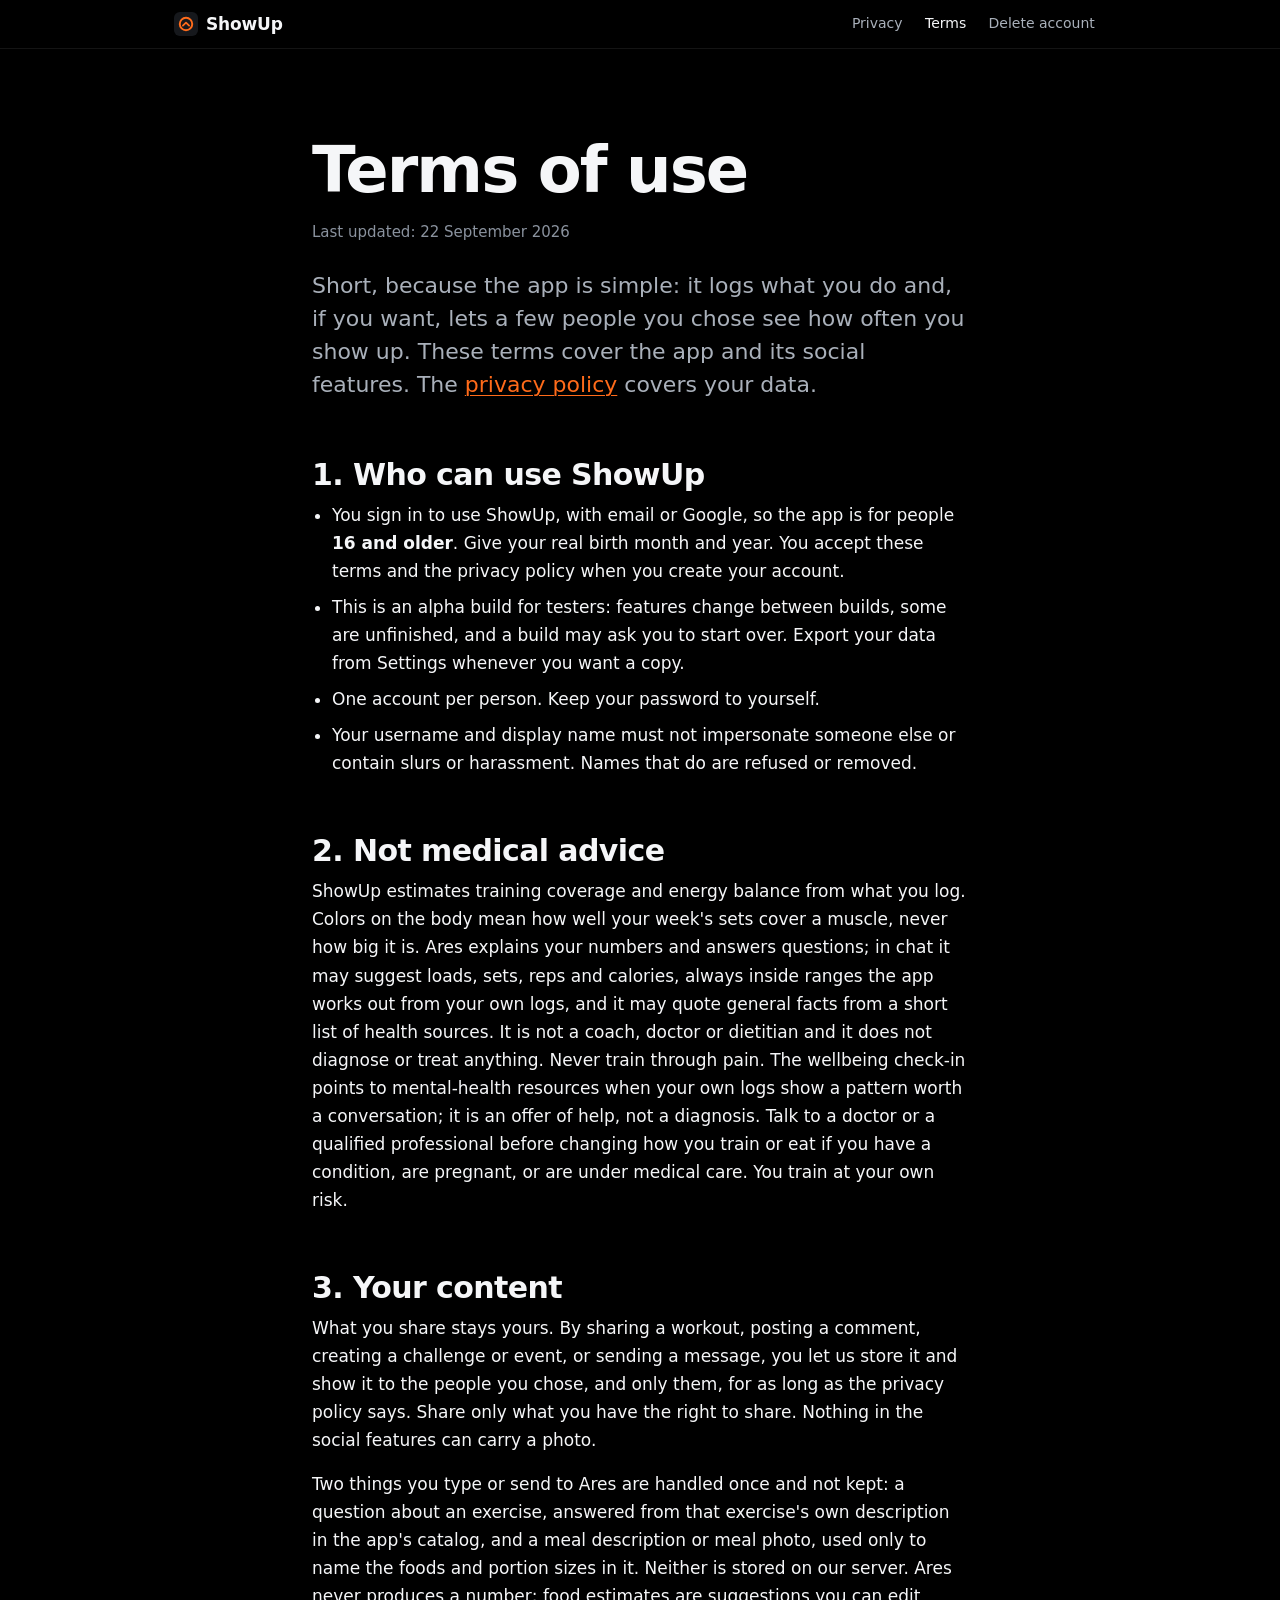
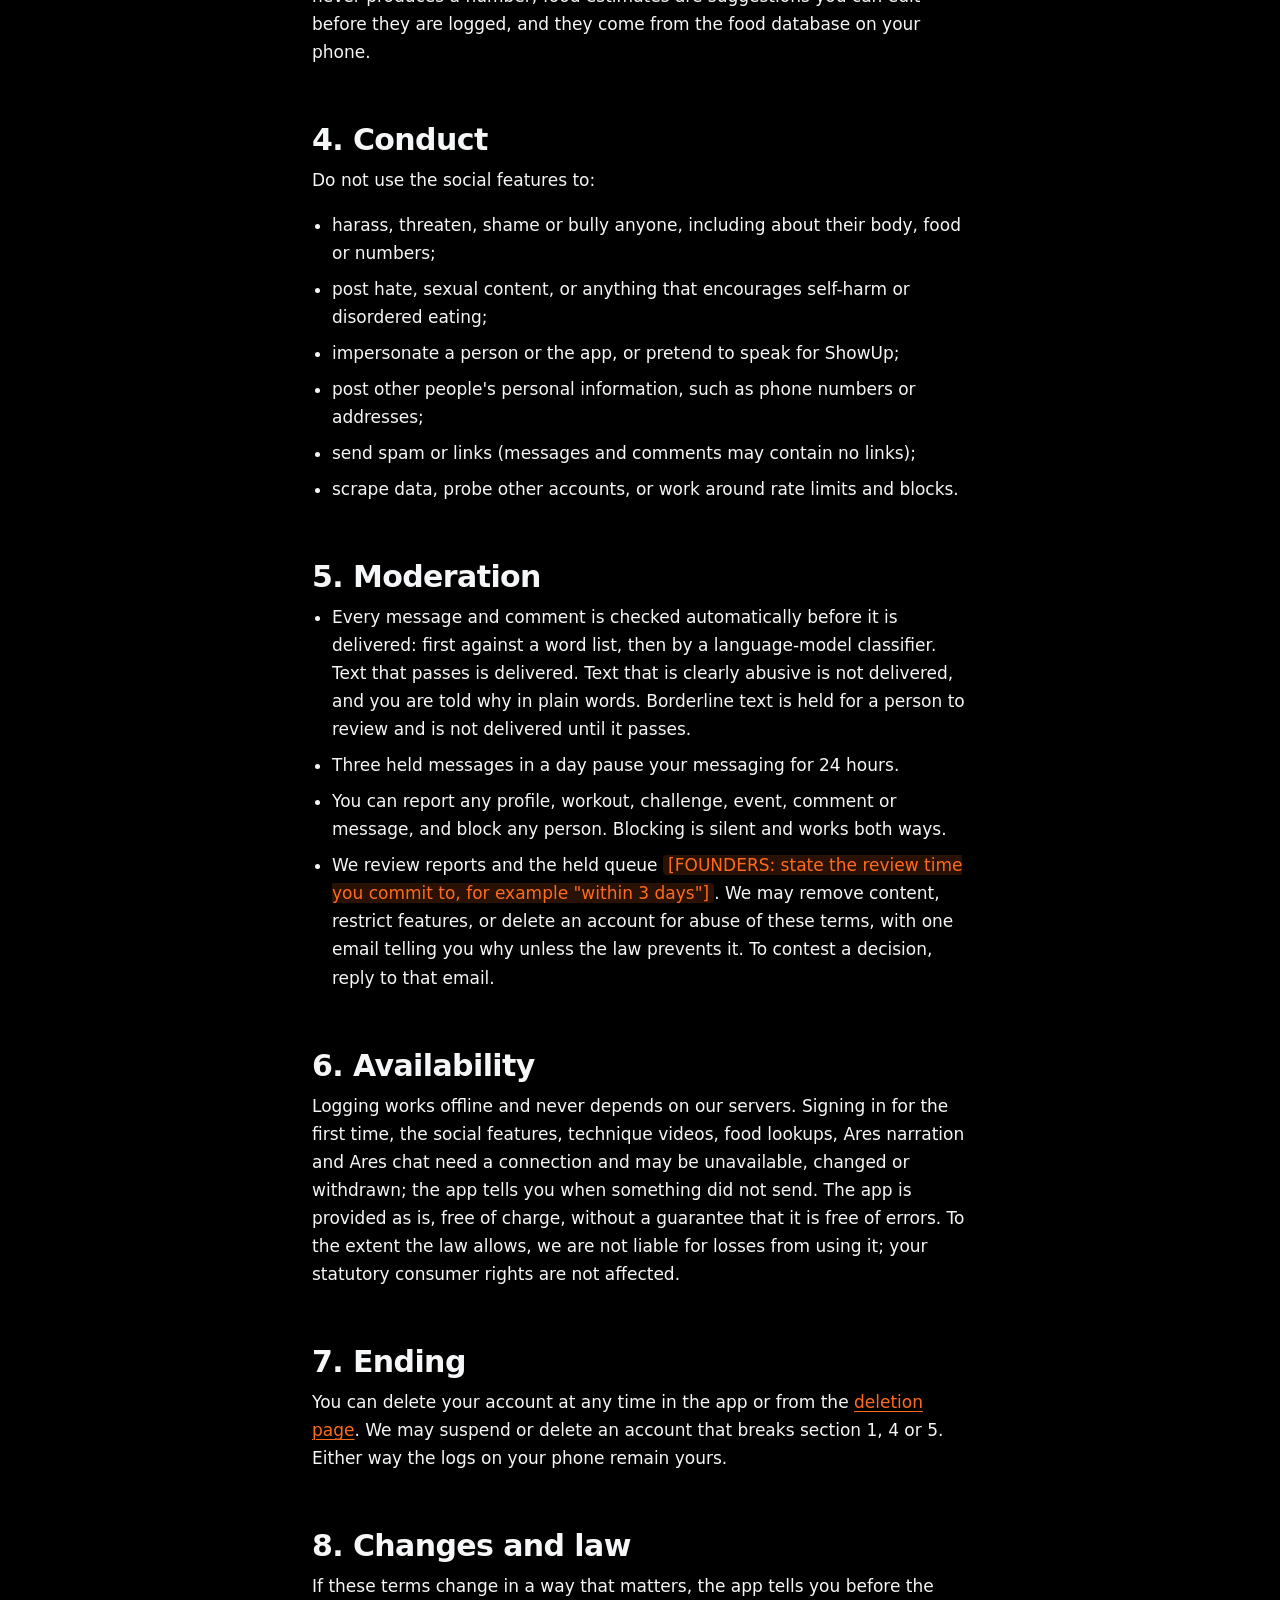
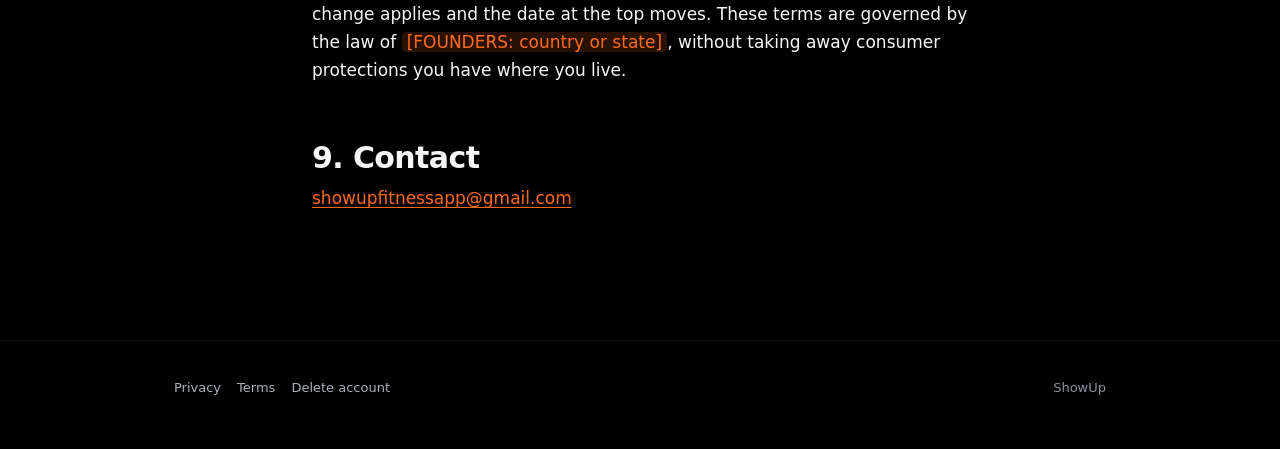
<file: terms.html>
<!doctype html>
<html lang="en">
  <head>
    <meta charset="utf-8" />
    <meta name="viewport" content="width=device-width, initial-scale=1" />
    <meta name="color-scheme" content="dark" />
    <meta name="theme-color" content="#16181C" />
    <title>ShowUp terms of use</title>
    <meta
      name="description"
      content="The rules for using ShowUp and its social features: 16 and older, no harassment, moderation, account removal for abuse, and no medical advice." />
    <link rel="stylesheet" href="styles.css" />
  </head>
  <body>
    <header class="site-header">
      <div class="wrap">
        <a class="brand" href="./">Show<b>Up</b></a>
        <nav class="site-nav" aria-label="Site">
          <a href="privacy.html">Privacy</a>
          <a href="terms.html" aria-current="page">Terms</a>
          <a href="delete-account.html">Delete account</a>
        </nav>
      </div>
    </header>

    <main class="wrap">
      <h1>Terms of use</h1>
      <p class="meta">Last updated: 22 September 2026</p>
      <p class="lede">
        Short, because the app is simple: it logs what you do and, if you want, lets a few people
        you chose see how often you show up. These terms cover the app and its social features. The
        <a href="privacy.html">privacy policy</a> covers your data.
      </p>

      <h2>1. Who can use ShowUp</h2>
      <ul>
        <li>
          You sign in to use ShowUp, with email or Google, so the app is for people
          <strong>16 and older</strong>. Give your real birth month and year. You accept these terms
          and the privacy policy when you create your account.
        </li>
        <li>
          This is an alpha build for testers: features change between builds, some are unfinished,
          and a build may ask you to start over. Export your data from Settings whenever you want a
          copy.
        </li>
        <li>One account per person. Keep your password to yourself.</li>
        <li>
          Your username and display name must not impersonate someone else or contain slurs or
          harassment. Names that do are refused or removed.
        </li>
      </ul>

      <h2>2. Not medical advice</h2>
      <p>
        ShowUp estimates training coverage and energy balance from what you log. Colors on the body
        mean how well your week's sets cover a muscle, never how big it is. Ares explains your
        numbers and answers questions; in chat it may suggest loads, sets, reps and calories, always
        inside ranges the app works out from your own logs, and it may quote general facts from a
        short list of health sources. It is not a coach, doctor or dietitian and it does not
        diagnose or treat anything. Never train through pain. The wellbeing check-in points to
        mental-health resources when your own logs show a pattern worth a conversation; it is an
        offer of help, not a diagnosis. Talk to a doctor or a qualified professional before changing
        how you train or eat if you have a condition, are pregnant, or are under medical care. You
        train at your own risk.
      </p>

      <h2>3. Your content</h2>
      <p>
        What you share stays yours. By sharing a workout, posting a comment, creating a challenge or
        event, or sending a message, you let us store it and show it to the people you chose, and
        only them, for as long as the privacy policy says. Share only what you have the right to
        share. Nothing in the social features can carry a photo.
      </p>
      <p>
        Two things you type or send to Ares are handled once and not kept: a question about an
        exercise, answered from that exercise's own description in the app's catalog, and a meal
        description or meal photo, used only to name the foods and portion sizes in it. Neither is
        stored on our server. Ares never produces a number; food estimates are suggestions you can
        edit before they are logged, and they come from the food database on your phone.
      </p>

      <h2>4. Conduct</h2>
      <p>Do not use the social features to:</p>
      <ul>
        <li>
          harass, threaten, shame or bully anyone, including about their body, food or numbers;
        </li>
        <li>
          post hate, sexual content, or anything that encourages self-harm or disordered eating;
        </li>
        <li>impersonate a person or the app, or pretend to speak for ShowUp;</li>
        <li>post other people's personal information, such as phone numbers or addresses;</li>
        <li>send spam or links (messages and comments may contain no links);</li>
        <li>scrape data, probe other accounts, or work around rate limits and blocks.</li>
      </ul>

      <h2>5. Moderation</h2>
      <ul>
        <li>
          Every message and comment is checked automatically before it is delivered: first against a
          word list, then by a language-model classifier. Text that passes is delivered. Text that
          is clearly abusive is not delivered, and you are told why in plain words. Borderline text
          is held for a person to review and is not delivered until it passes.
        </li>
        <li>Three held messages in a day pause your messaging for 24 hours.</li>
        <li>
          You can report any profile, workout, challenge, event, comment or message, and block any
          person. Blocking is silent and works both ways.
        </li>
        <li>
          We review reports and the held queue
          <span class="placeholder"
            >[FOUNDERS: state the review time you commit to, for example "within 3 days"]</span
          >. We may remove content, restrict features, or delete an account for abuse of these
          terms, with one email telling you why unless the law prevents it. To contest a decision,
          reply to that email.
        </li>
      </ul>

      <h2>6. Availability</h2>
      <p>
        Logging works offline and never depends on our servers. Signing in for the first time, the
        social features, technique videos, food lookups, Ares narration and Ares chat need a
        connection and may be unavailable, changed or withdrawn; the app tells you when something
        did not send. The app is provided as is, free of charge, without a guarantee that it is free
        of errors. To the extent the law allows, we are not liable for losses from using it; your
        statutory consumer rights are not affected.
      </p>

      <h2>7. Ending</h2>
      <p>
        You can delete your account at any time in the app or from the
        <a href="delete-account.html">deletion page</a>. We may suspend or delete an account that
        breaks section 1, 4 or 5. Either way the logs on your phone remain yours.
      </p>

      <h2>8. Changes and law</h2>
      <p>
        If these terms change in a way that matters, the app tells you before the change applies and
        the date at the top moves. These terms are governed by the law of
        <span class="placeholder">[FOUNDERS: country or state]</span>, without taking away consumer
        protections you have where you live.
      </p>

      <h2>9. Contact</h2>
      <p>
        <a href="mailto:showupfitnessapp@gmail.com">showupfitnessapp@gmail.com</a>
      </p>
    </main>

    <footer class="site-footer">
      <div class="wrap">
        <nav aria-label="Legal">
          <a href="privacy.html">Privacy</a>
          <a href="terms.html">Terms</a>
          <a href="delete-account.html">Delete account</a>
        </nav>
        <span>ShowUp</span>
      </div>
    </footer>
  </body>
</html>
</file>
<file: styles.css>
/*
 * ShowUp website. The shared stylesheet: every page loads it, and it alone styles the policy
 * pages (privacy, terms, delete account), which also ship inside the app (ADR-0186). Dark only,
 * the website's palette (ADR-0234): a black page, near-black cards, white headlines, gray text
 * and the app's orange (src/theme/tokens.ts orange400) for links and actions. Large, tight
 * headlines and a calm reading column, in the system font. No frameworks, no external fonts,
 * no scripts here, and no light-mode rule (the in-app policy must not change with the phone).
 */

:root {
  color-scheme: dark;
  --bg: #000;
  --surface: #16181c;
  --surface-raised: #22262c;
  --border: #2c3138;
  --border-strong: #3a404a;
  --text: #f5f6f8;
  --text-secondary: #a9b0ba;
  --text-muted: #8a929e;
  --accent: #ff6b1a;
  --accent-pressed: #ff8a47;
  --accent-muted: rgba(255, 107, 26, 0.16);
  --on-accent: #101215;
  --measure: 44rem;
  --touch: 44px;
}

* {
  box-sizing: border-box;
}

html {
  background: var(--bg);
  -webkit-text-size-adjust: 100%;
  scroll-padding-top: 4rem;
}

body {
  margin: 0;
  font-family:
    system-ui,
    -apple-system,
    BlinkMacSystemFont,
    'Segoe UI',
    Roboto,
    'Helvetica Neue',
    Arial,
    sans-serif;
  font-size: 1.0625rem;
  line-height: 1.65;
  color: var(--text);
  background: var(--bg);
  -webkit-font-smoothing: antialiased;
  -moz-osx-font-smoothing: grayscale;
}

a {
  color: var(--accent);
  text-decoration-thickness: 1px;
  text-underline-offset: 0.15em;
}

a:hover {
  color: var(--accent-pressed);
}

a:focus-visible,
button:focus-visible {
  outline: 2px solid var(--accent);
  outline-offset: 3px;
  border-radius: 4px;
}

h1,
h2,
h3 {
  margin: 0 0 0.5rem;
  line-height: 1.2;
  letter-spacing: -0.015em;
  text-wrap: balance;
}

h1 {
  font-size: clamp(2.5rem, 6vw, 4rem);
  font-weight: 700;
  line-height: 1.05;
  letter-spacing: -0.03em;
}

h2 {
  margin-top: 3.5rem;
  font-size: clamp(1.5rem, 1vw + 1.2rem, 1.875rem);
  font-weight: 700;
  letter-spacing: -0.02em;
}

h3 {
  margin-top: 2rem;
  font-size: 1.125rem;
  font-weight: 600;
}

p,
ul,
ol {
  margin: 0 0 1rem;
}

ul,
ol {
  padding-left: 1.25rem;
}

li {
  margin-bottom: 0.5rem;
}

li > ul {
  margin-top: 0.5rem;
}

strong {
  font-weight: 600;
}

code {
  font-family: ui-monospace, SFMono-Regular, Menlo, Consolas, monospace;
  font-size: 0.9em;
  background: var(--surface-raised);
  border: 1px solid var(--border);
  border-radius: 6px;
  padding: 0.05em 0.35em;
  overflow-wrap: anywhere;
}

hr {
  border: 0;
  border-top: 1px solid var(--border);
  margin: 3rem 0;
}

/* The side gutter equals the product and download pages' (site.css --gutter). */
.wrap {
  max-width: var(--measure);
  margin: 0 auto;
  padding-left: 1rem;
  padding-right: 1rem;
}

@media (min-width: 40rem) {
  .wrap {
    padding-left: 1.5rem;
    padding-right: 1.5rem;
  }
}

/* ---------- Navigation bar: slim, sticky, translucent ---------- */

.site-header {
  position: sticky;
  top: 0;
  z-index: 20;
  border-bottom: 1px solid rgba(255, 255, 255, 0.08);
  background: rgba(0, 0, 0, 0.8);
  -webkit-backdrop-filter: saturate(180%) blur(20px);
  backdrop-filter: saturate(180%) blur(20px);
}

/* The bar and the footer line up with the product and download pages' (site.css --content). */
.site-header .wrap,
.site-footer .wrap {
  max-width: 61.25rem;
}

.site-header .wrap {
  display: flex;
  align-items: center;
  justify-content: space-between;
  flex-wrap: wrap;
  gap: 0 1rem;
  min-height: 48px;
}

/*
 * A phone may need two rows for the bar; then it scrolls away with the page instead of covering
 * a contents link's heading (privacy.html#health-connect, which the app opens, included).
 */
@media (max-width: 26rem) {
  html {
    scroll-padding-top: 1rem;
  }

  .site-header {
    position: static;
  }
}

.brand {
  display: inline-flex;
  align-items: center;
  min-height: var(--touch);
  color: var(--text);
  font-size: 1.0625rem;
  font-weight: 600;
  letter-spacing: -0.01em;
  text-decoration: none;
}

.brand:hover {
  color: var(--text);
}

/*
 * The app mark before the name, as on the other pages (they carry it as an img, and site.css
 * hides this one). Inline, because the app copies only this file and privacy.html; it is
 * web/img/icon.svg without its title, which web/__tests__/site.test.js checks.
 */
.brand::before {
  content: '';
  flex: none;
  width: 24px;
  height: 24px;
  margin-right: 0.5rem;
  border-radius: 6px;
  background: url("data:image/svg+xml,%3Csvg xmlns='http://www.w3.org/2000/svg' viewBox='-50 -50 100 100'%3E%3Crect x='-50' y='-50' width='100' height='100' fill='%2316181C'/%3E%3Ccircle r='26' fill='none' stroke='%23FF6B1A' stroke-width='8'/%3E%3Cpath d='M-13 7 0-6 13 7' fill='none' stroke='%23FF6B1A' stroke-width='7' stroke-linecap='round' stroke-linejoin='round'/%3E%3C/svg%3E")
    center / 100% 100% no-repeat;
}

/* The name reads as one word in white, as in the site's other bars. */
.brand b {
  color: inherit;
  font-weight: inherit;
}

.site-nav {
  display: flex;
  flex-wrap: wrap;
  gap: 0;
}

.site-nav a {
  display: inline-flex;
  align-items: center;
  min-height: var(--touch);
  padding: 0 0.7rem;
  color: var(--text-secondary);
  font-size: 0.875rem;
  text-decoration: none;
}

.site-nav a:hover,
.site-nav a[aria-current='page'] {
  color: var(--text);
}

/* ---------- Reading column ---------- */

main.wrap {
  padding-top: clamp(3rem, 8vw, 5.5rem);
  padding-bottom: clamp(4rem, 9vw, 7rem);
}

.lede {
  margin-top: 1.5rem;
  color: var(--text-secondary);
  font-size: clamp(1.1875rem, 0.6vw + 1.05rem, 1.375rem);
  line-height: 1.5;
}

.meta {
  color: var(--text-muted);
  font-size: 0.9375rem;
}

h1 + .meta {
  margin-top: 1rem;
}

.card {
  margin: 0 0 1.25rem;
  padding: clamp(1.25rem, 3vw, 2rem);
  border-radius: 24px;
  background: var(--surface);
}

.card h2,
.card h3 {
  margin-top: 0;
}

.card p:last-child,
.card ul:last-child,
.card ol:last-child {
  margin-bottom: 0;
}

main.wrap > .card {
  margin-top: 2.5rem;
}

main.wrap > .card + .card {
  margin-top: 1.25rem;
}

.grid {
  display: grid;
  grid-template-columns: repeat(auto-fit, minmax(14rem, 1fr));
  gap: 1rem;
  margin: 1.5rem 0;
}

.grid .card {
  margin: 0;
}

/* ---------- Buttons: pills ---------- */

.button {
  display: inline-flex;
  align-items: center;
  justify-content: center;
  min-height: var(--touch);
  padding: 0 1.4rem;
  border: 1px solid transparent;
  border-radius: 999px;
  font-family: inherit;
  font-size: 1rem;
  font-weight: 600;
  line-height: 1.2;
  text-decoration: none;
  cursor: pointer;
}

.button-primary {
  background: var(--accent);
  color: var(--on-accent);
}

.button-primary:hover {
  background: var(--accent-pressed);
  color: var(--on-accent);
}

.button-secondary {
  background: transparent;
  color: var(--text);
  border-color: var(--border-strong);
}

.button-secondary:hover {
  background: var(--surface-raised);
  color: var(--text);
}

.actions {
  display: flex;
  flex-wrap: wrap;
  gap: 0.75rem;
  margin: 1.5rem 0;
}

/* Store badges: founders drop the official images in; the boxes keep the layout until then. */
.badges {
  display: flex;
  flex-wrap: wrap;
  gap: 0.75rem;
  margin: 1.5rem 0 0;
}

.badge-placeholder {
  display: inline-flex;
  align-items: center;
  justify-content: center;
  min-width: 10rem;
  min-height: 3rem;
  padding: 0.5rem 1rem;
  border: 1px dashed var(--border-strong);
  border-radius: 12px;
  color: var(--text-muted);
  font-size: 0.85rem;
  text-align: center;
}

.never {
  list-style: none;
  display: grid;
  gap: 0.75rem;
  margin: 0;
  padding: 0;
}

.never li {
  margin: 0;
  padding: 1.1rem 1.35rem;
  border-left: 3px solid var(--accent);
  border-radius: 16px;
  background: var(--surface);
}

.never strong {
  display: block;
  margin-bottom: 0.2rem;
}

.placeholder {
  padding: 0 0.3em;
  border-radius: 4px;
  background: var(--accent-muted);
  color: var(--accent);
  font-style: normal;
}

/* ---------- Tables ---------- */

table {
  width: 100%;
  margin: 0 0 1.25rem;
  border-collapse: collapse;
  font-size: 0.9375rem;
}

.table-wrap {
  margin: 1.25rem 0 1.5rem;
  overflow-x: auto;
  -webkit-overflow-scrolling: touch;
  border-radius: 16px;
  background: var(--surface);
}

.table-wrap table {
  min-width: 36rem;
  margin: 0;
}

th,
td {
  padding: 0.7rem 0.9rem;
  border-bottom: 1px solid var(--border);
  text-align: left;
  vertical-align: top;
}

tr:last-child td {
  border-bottom: 0;
}

th {
  color: var(--text-secondary);
  font-size: 0.8125rem;
  font-weight: 600;
  letter-spacing: 0.04em;
  text-transform: uppercase;
}

/* ---------- Contents ---------- */

.toc {
  margin: 2.5rem 0 0;
  padding: clamp(1.25rem, 3vw, 2rem);
  border-radius: 24px;
  background: var(--surface);
  font-size: 0.9375rem;
}

.toc ol {
  columns: 2;
  column-gap: 2rem;
  margin: 0;
}

.toc li {
  break-inside: avoid;
}

.toc a {
  color: var(--text-secondary);
  text-decoration: none;
}

.toc a:hover {
  color: var(--text);
  text-decoration: underline;
}

/* ---------- Footer ---------- */

.site-footer {
  border-top: 1px solid rgba(255, 255, 255, 0.08);
  color: var(--text-muted);
  font-size: 0.8125rem;
}

.site-footer .wrap {
  display: flex;
  flex-wrap: wrap;
  justify-content: space-between;
  align-items: center;
  gap: 0.25rem 1.5rem;
  padding-top: 1.5rem;
  padding-bottom: 2.5rem;
}

.site-footer nav {
  display: flex;
  flex-wrap: wrap;
  gap: 0 1rem;
}

.site-footer a {
  display: inline-flex;
  align-items: center;
  min-height: var(--touch);
  color: var(--text-secondary);
  text-decoration: none;
}

.site-footer a:hover {
  color: var(--text);
  text-decoration: underline;
}

@media (max-width: 40rem) {
  .toc ol {
    columns: 1;
  }

  .site-nav a {
    padding: 0 0.5rem;
  }
}

/* A phone: the three links sit closer, so the bar keeps to one row where the font allows. */
@media (max-width: 26rem) {
  .site-header .wrap {
    column-gap: 0.5rem;
  }

  .site-nav a {
    padding: 0 0.4rem;
  }
}
</file>
<file: site.css>
/*
 * ShowUp website, the product, download and admin pages (ADR-0231, ADR-0234). Loaded after
 * styles.css, which holds the shared base and alone styles the policy pages; the app copies
 * styles.css with privacy.html (ADR-0186), so policy-page changes belong there and ship in the
 * next APK. Black stage, near-black bands, white headlines, gray sublines and the app's orange
 * (src/theme/tokens.ts orange400) as the one accent. Status colors (red, yellow, green) appear
 * only where they mean muscle coverage, as in the app.
 */

:root {
  color-scheme: dark;
  --bg: #000;
  --band: #101215;
  --tile: #16181c;
  --stage: #16181c;
  --stage-deep: #101215;
  --raised: #22262c;
  --line: #2c3138;
  --line-strong: #3a404a;
  --hairline: rgba(255, 255, 255, 0.08);
  --faint: #767d88;
  --brand: #ff6b1a;
  --brand-hover: #ff8a47;
  --brand-light: #ffb48a;
  --brand-deep: #e85c0f;
  --brand-soft: rgba(255, 107, 26, 0.14);
  --cov-low: #e5484d;
  --cov-mid: #f2c94c;
  --cov-high: #3dbe7a;
  --font:
    system-ui, -apple-system, BlinkMacSystemFont, 'Segoe UI', Roboto, 'Helvetica Neue', Arial,
    sans-serif;
  --wide: 74rem;
  --content: 61.25rem;
  --gutter: 1rem;
  --nav-height: 48px;
  --space: clamp(4.5rem, 11vw, 10rem);
  --radius: 16px;
  --radius-lg: 24px;
  --radius-tile: 30px;
  --ease: cubic-bezier(0.2, 0.7, 0.2, 1);
  /* Admin charts (validated for the dark card surface; see web/README.md). */
  --series-1: #e85c0f;
  --series-2: #3987e5;
  --series-3: #199e70;
  --grid: #2c3138;
  --axis: #3a404a;
}

@media (min-width: 40rem) {
  :root {
    --gutter: 1.5rem;
  }
}

html {
  background: var(--bg);
  scroll-behavior: smooth;
  scroll-padding-top: var(--nav-height);
}

@media (prefers-reduced-motion: reduce) {
  html {
    scroll-behavior: auto;
  }
}

body {
  background: var(--bg);
  font-family: var(--font);
  -webkit-font-smoothing: antialiased;
  -moz-osx-font-smoothing: grayscale;
  text-rendering: optimizeLegibility;
}

img,
svg {
  max-width: 100%;
}

.visually-hidden {
  position: absolute !important;
  width: 1px;
  height: 1px;
  margin: -1px;
  padding: 0;
  overflow: hidden;
  clip: rect(0 0 0 0);
  white-space: nowrap;
  border: 0;
}

.skip-link {
  position: absolute;
  left: var(--gutter);
  top: -4rem;
  z-index: 30;
  display: inline-flex;
  align-items: center;
  min-height: var(--touch);
  padding: 0 1rem;
  border-radius: 999px;
  background: var(--brand);
  color: var(--on-accent);
  font-weight: 600;
  text-decoration: none;
}

.skip-link:focus {
  top: 0.5rem;
  color: var(--on-accent);
}

a:focus-visible,
button:focus-visible,
input:focus-visible,
label:focus-visible,
summary:focus-visible {
  outline: 2px solid var(--brand);
  outline-offset: 3px;
}

.wrap.wide {
  max-width: var(--content);
  padding-left: var(--gutter);
  padding-right: var(--gutter);
}

/* ---------- Navigation bar ---------- */

.site-header {
  position: sticky;
  top: 0;
  z-index: 20;
  border-bottom: 1px solid var(--hairline);
  background: rgba(0, 0, 0, 0.78);
  -webkit-backdrop-filter: saturate(180%) blur(20px);
  backdrop-filter: saturate(180%) blur(20px);
}

.site-header .wrap.wide {
  flex-wrap: nowrap;
  max-width: var(--content);
  min-height: var(--nav-height);
}

.brand {
  gap: 0.5rem;
  font-size: 1.0625rem;
  font-weight: 600;
  letter-spacing: -0.01em;
  white-space: nowrap;
}

.brand:hover {
  color: var(--text);
}

/* These pages show the mark as an img; styles.css draws it only for the policy pages. */
.brand::before {
  content: none;
}

.brand-icon {
  display: block;
  flex: none;
  width: 24px;
  height: 24px;
  border-radius: 6px;
}

.site-nav {
  flex-wrap: nowrap;
  align-items: center;
  gap: 0;
}

.site-nav a {
  padding: 0 0.7rem;
  color: var(--text-secondary);
  font-size: 0.875rem;
  white-space: nowrap;
}

.site-nav a:hover,
.site-nav a[aria-current='page'] {
  color: var(--text);
}

.site-nav .nav-cta,
.site-nav .nav-cta[aria-current='page'] {
  position: relative;
  min-height: 1.875rem;
  margin-left: 0.5rem;
  padding: 0 0.9rem;
  border-radius: 999px;
  background: var(--brand);
  color: var(--on-accent);
  font-size: 0.8125rem;
  font-weight: 600;
}

/* The pill looks small; its hit area is the full 44 px. */
.site-nav .nav-cta::before {
  content: '';
  position: absolute;
  inset: -7px -2px;
}

.site-nav .nav-cta:hover {
  background: var(--brand-hover);
  color: var(--on-accent);
}

.site-nav .nav-cta:focus-visible {
  border-radius: 999px;
}

/* A phone keeps Ares, Map and the pill; Log, Social and Privacy join from 40rem. */
@media (max-width: 39.99rem) {
  .site-nav .nav-optional {
    display: none;
  }
}

@media (max-width: 26rem) {
  .site-nav a {
    padding: 0 0.55rem;
  }
}

/* ---------- Type ---------- */

.copy {
  max-width: var(--content);
  margin: 0 auto;
}

.eyebrow {
  margin: 0 0 0.75rem;
  color: var(--text-muted);
  font-size: clamp(1rem, 0.4vw + 0.9rem, 1.25rem);
  font-weight: 600;
  letter-spacing: 0;
}

.hero h1,
.get h1,
.section h2 {
  margin: 0 auto;
  color: var(--text);
  font-weight: 700;
  line-height: 1.05;
  text-wrap: balance;
}

.hero h1,
.get h1 {
  font-size: clamp(2.75rem, 7.4vw, 6rem);
  letter-spacing: -0.03em;
}

.section h2 {
  max-width: 18ch;
  font-size: clamp(2.5rem, 6vw, 5rem);
  letter-spacing: -0.028em;
}

/* The one tinted headline: the hero's, in the brand orange, one sentence per line. */
.hero-title {
  width: fit-content;
  max-width: 100%;
  color: var(--brand);
}

.h-line {
  display: block;
}

@supports ((-webkit-background-clip: text) or (background-clip: text)) {
  .hero .hero-title {
    background: linear-gradient(100deg, var(--brand-light) 0%, var(--brand) 55%, var(--brand-deep));
    -webkit-background-clip: text;
    background-clip: text;
    color: transparent;
  }
}

@media (forced-colors: active) {
  .hero .hero-title {
    background: none;
    color: CanvasText;
  }
}

.sub {
  max-width: 36rem;
  margin: 1.25rem auto 0;
  color: var(--text-secondary);
  font-size: clamp(1.1875rem, 0.9vw + 0.95rem, 1.75rem);
  font-weight: 400;
  line-height: 1.3;
  letter-spacing: -0.005em;
  text-wrap: balance;
}

.fine {
  max-width: 34rem;
  margin: 1.5rem auto 0;
  color: var(--text-muted);
  font-size: 0.9375rem;
  line-height: 1.5;
  text-wrap: balance;
}

.fine a {
  color: var(--text-secondary);
}

.fine a:hover {
  color: var(--text);
}

.hero-fine {
  margin: 1.25rem 0 0;
  color: var(--text-muted);
  font-size: 0.9375rem;
}

/* ---------- Calls to action ---------- */

.cta-row {
  display: flex;
  flex-wrap: wrap;
  align-items: center;
  justify-content: center;
  gap: 0.75rem 2rem;
  margin-top: 2rem;
}

.pill {
  display: inline-flex;
  align-items: center;
  justify-content: center;
  min-height: var(--touch);
  padding: 0 1.4rem;
  border-radius: 999px;
  background: var(--brand);
  color: var(--on-accent);
  font-size: 1.0625rem;
  font-weight: 600;
  text-decoration: none;
  transition: background-color 0.2s;
}

.pill:hover {
  background: var(--brand-hover);
  color: var(--on-accent);
}

.pill:focus-visible {
  border-radius: 999px;
}

.pill-lg {
  min-height: 3.25rem;
  padding: 0 2rem;
  font-size: 1.1875rem;
}

.more {
  display: inline-flex;
  align-items: center;
  gap: 0.35em;
  min-height: var(--touch);
  color: var(--brand);
  font-size: 1.0625rem;
  text-decoration: none;
}

.more::after {
  content: '';
  width: 0.42em;
  height: 0.42em;
  margin-left: 0.05em;
  border-top: 2px solid currentColor;
  border-right: 2px solid currentColor;
  transform: rotate(45deg);
}

.more:hover {
  color: var(--brand-hover);
  text-decoration: underline;
}

.release-chip:not([hidden]) {
  margin: 1rem 0 0;
  color: var(--text-muted);
  font-size: 0.9375rem;
  font-variant-numeric: tabular-nums;
}

/* ---------- Sections ---------- */

.hero,
.section {
  padding: var(--space) var(--gutter);
  text-align: center;
}

.hero {
  padding-top: clamp(3rem, 6vw, 5rem);
  overflow: hidden;
}

/* Room for the headline on one line on a wide screen, even in a wide fallback font. */
.hero .copy {
  max-width: 68rem;
}

/*
 * Black and near-black bands alternate: the log (hero, black), Ares, the map (black), "It
 * changes with you", social (black), download. A card is black on a band and gray on black.
 */
.section-ares,
.section-grow,
.section-get {
  background: var(--band);
}

/* The glows behind the sprite and the map bodies reach past the edges; the band clips them. */
.section-ares,
.section-map,
.section-get {
  overflow: hidden;
}

/*
 * Entrance motion: only when js/reveal.js has started it (never without JS or under Reduce
 * Motion). Hiding is instant and only the entrance animates, so nothing fades out at load.
 */
@media (prefers-reduced-motion: no-preference) {
  .reveal-ready .reveal:not(.is-in) {
    opacity: 0;
    transform: translateY(2rem);
  }

  .reveal-ready .reveal.is-in {
    transition:
      opacity 0.9s var(--ease),
      transform 0.9s var(--ease);
  }
}

/* ---------- The log (hero): a set and a meal, side by side ---------- */

.log-duo {
  position: relative;
  isolation: isolate;
  display: grid;
  gap: 1rem;
  width: min(100%, 30rem);
  margin: clamp(3rem, 6vw, 4.5rem) auto 0;
  text-align: left;
}

/* The glow: the same warm light as behind the map bodies. */
.log-duo::before {
  content: '';
  position: absolute;
  z-index: -1;
  inset: -12% -8%;
  background:
    radial-gradient(40% 50% at 30% 45%, rgba(255, 107, 26, 0.16), transparent 70%),
    radial-gradient(40% 50% at 70% 60%, rgba(255, 107, 26, 0.16), transparent 70%);
}

/* Where both fit at full size the two cards sit side by side, the meal a step lower. */
@media (min-width: 60rem) {
  .log-duo {
    width: min(100%, 54rem);
    grid-template-columns: repeat(2, minmax(0, 1fr));
    align-items: start;
    gap: 1.25rem;
  }

  .duo-meal {
    margin-top: 3rem;
  }
}

.duo-card {
  padding: clamp(1.5rem, 3vw, 2rem);
  border-radius: var(--radius-tile);
  background: var(--tile);
  box-shadow: 0 0 0 1px var(--hairline);
}

.card-title {
  margin: 0 0 1.25rem;
  color: var(--text);
  font-size: 1.25rem;
  font-weight: 600;
}

/* One row of a card: a quiet label, a large figure, optionally the tick. */
.set-line {
  display: flex;
  align-items: center;
  gap: 1rem;
  margin: 0;
  padding: 1rem 1.25rem;
  border-radius: 18px;
  background: var(--tile);
  color: var(--text-muted);
}

.duo-card .set-line {
  background: var(--raised);
}

.set-line span {
  flex: 1;
  font-size: 0.9375rem;
}

.set-line b {
  font-size: clamp(1.375rem, 1.8vw + 0.9rem, 2rem);
  font-weight: 600;
  letter-spacing: -0.01em;
  white-space: nowrap;
  font-variant-numeric: tabular-nums;
}

.set-now {
  margin-top: 0.625rem;
  box-shadow: inset 0 0 0 2px var(--brand);
  color: var(--text-secondary);
}

.set-now b {
  color: var(--text);
}

/* The meal in your own words, on the orange tint the app gives your chat lines. */
.said {
  margin: 0;
  padding: 1.05rem 1.25rem;
  border-radius: 18px 18px 6px 18px;
  background: var(--brand-soft);
  color: var(--text);
  font-size: clamp(1.125rem, 0.8vw + 0.95rem, 1.375rem);
  line-height: 1.3;
}

.check {
  position: relative;
  flex: none;
  width: 1.75rem;
  height: 1.75rem;
  border-radius: 50%;
  background: var(--brand);
}

.check::after {
  content: '';
  position: absolute;
  left: 36%;
  top: 22%;
  width: 26%;
  height: 46%;
  border: solid var(--on-accent);
  border-width: 0 3px 3px 0;
  transform: rotate(45deg);
}

/* ---------- Ares (placeholder art, PLAN Q22: the app's AresSprite in CSS, glowing) ---------- */

.ares-orb {
  --size: clamp(7rem, 14vw, 10rem);
  position: relative;
  width: var(--size);
  height: var(--size);
  margin: 0 auto clamp(2.5rem, 5vw, 3.5rem);
  border-radius: 50%;
  background: radial-gradient(circle at 34% 28%, var(--brand-hover), var(--brand) 55%, #e85c0f);
  box-shadow:
    0 0 48px rgba(255, 107, 26, 0.5),
    0 0 140px rgba(255, 107, 26, 0.28);
  animation: ares-bob 2.4s ease-in-out infinite alternate;
}

/* Eyes: 14% of the size, 36% from the top, 16% apart (AresSprite.tsx). */
.ares-orb i {
  position: absolute;
  top: 36%;
  width: 14%;
  height: 14%;
  border-radius: 50%;
  background: var(--stage-deep);
}

.ares-orb i:first-child {
  left: 28%;
}

.ares-orb i:last-child {
  left: 58%;
}

@keyframes ares-bob {
  from {
    translate: 0 0;
  }
  to {
    translate: 0 -6px;
  }
}

@media (prefers-reduced-motion: reduce) {
  .ares-orb {
    animation: none;
  }
}

.chat {
  display: grid;
  gap: 0.875rem;
  width: min(100%, 30rem);
  margin: clamp(3rem, 6vw, 4.5rem) auto 0;
  padding: clamp(1.25rem, 3vw, 1.75rem);
  border-radius: var(--radius-tile);
  background: var(--bg);
}

/* What the chat reads, as the app's sheet says it under its title ("Sees: Your workout"). */
.sees {
  justify-self: center;
  display: inline-flex;
  align-items: center;
  gap: 0.5rem;
  margin: 0 0 0.25rem;
  padding: 0.35rem 0.9rem;
  border-radius: 999px;
  background: var(--tile);
  color: var(--text-secondary);
  font-size: 0.875rem;
  font-weight: 600;
}

.sees::before {
  content: '';
  width: 0.5rem;
  height: 0.5rem;
  border-radius: 50%;
  background: var(--brand);
}

.section-ares .fine {
  margin-top: 2rem;
}

.msg {
  max-width: 85%;
  margin: 0;
  padding: 0.8rem 1.15rem;
  border-radius: 22px;
  color: var(--text);
  font-size: clamp(1rem, 0.5vw + 0.9rem, 1.125rem);
  line-height: 1.35;
  text-align: left;
}

/* As in the app: your line on the orange tint, Ares's beside its sprite on the raised gray. */
.msg-me {
  justify-self: end;
  border-bottom-right-radius: 6px;
  background: var(--brand-soft);
}

.msg-row {
  display: flex;
  align-items: flex-end;
  gap: 0.6rem;
}

.msg-ares {
  border-bottom-left-radius: 6px;
  background: var(--raised);
}

.ares-mini {
  position: relative;
  flex: none;
  width: 1.75rem;
  height: 1.75rem;
  border-radius: 50%;
  background: radial-gradient(
    circle at 34% 28%,
    var(--brand-hover),
    var(--brand) 55%,
    var(--brand-deep)
  );
}

.ares-mini i {
  position: absolute;
  top: 36%;
  width: 14%;
  height: 14%;
  border-radius: 50%;
  background: var(--stage-deep);
}

.ares-mini i:first-child {
  left: 28%;
}

.ares-mini i:last-child {
  left: 58%;
}

/* Undo sits under Ares's line, as the app puts it on the action's card. */
.undo {
  display: table;
  margin-top: 0.55rem;
  padding: 0.1rem 0.65rem;
  border-radius: 999px;
  background: var(--brand-soft);
  color: var(--brand-hover);
  font-size: 0.9375rem;
  font-weight: 600;
}

/* ---------- The map ---------- */

.map-switch {
  display: grid;
  justify-items: center;
  max-width: var(--content);
  margin: clamp(2rem, 4vw, 3.5rem) auto 0;
}

.map-switch input {
  position: absolute;
  opacity: 0;
  width: 1px;
  height: 1px;
}

.map-stage {
  position: relative;
  isolation: isolate;
  width: min(100%, 48rem);
  margin: 0;
}

/* The glow: a warm light behind the bodies, so the dark head and hands read on black. */
.map-stage::before {
  content: '';
  position: absolute;
  z-index: -1;
  inset: -6% -10% 4%;
  background:
    radial-gradient(42% 46% at 28% 48%, rgba(255, 107, 26, 0.2), transparent 70%),
    radial-gradient(42% 46% at 72% 48%, rgba(255, 107, 26, 0.2), transparent 70%),
    radial-gradient(60% 55% at 50% 50%, #1b1e23, transparent 75%);
}

.map-stage img {
  display: block;
  width: 100%;
  height: auto;
}

.map-stage figcaption {
  margin-top: 1rem;
  padding: 0 var(--gutter);
  color: var(--text-muted);
  font-size: 0.9375rem;
  text-wrap: balance;
}

/* On a phone the bodies run edge to edge (the render has its own margin). */
@media (max-width: 39.99rem) {
  .map-stage {
    justify-self: stretch;
    width: auto;
    margin-inline: calc(-1 * var(--gutter));
  }
}

#body-female:checked ~ .map-stage .map-male,
#body-male:checked ~ .map-stage .map-female {
  display: none;
}

.segmented {
  display: inline-flex;
  margin-top: 1.75rem;
  padding: 3px;
  border-radius: 999px;
  background: var(--tile);
}

.segmented label {
  display: inline-flex;
  align-items: center;
  min-height: var(--touch);
  padding: 0 1.4rem;
  border-radius: 999px;
  color: var(--text-secondary);
  font-size: 0.9375rem;
  font-weight: 600;
  cursor: pointer;
  transition:
    background-color 0.2s,
    color 0.2s;
}

#body-female:checked ~ .segmented label[for='body-female'],
#body-male:checked ~ .segmented label[for='body-male'] {
  background: var(--line-strong);
  color: var(--text);
}

#body-female:focus-visible ~ .segmented label[for='body-female'],
#body-male:focus-visible ~ .segmented label[for='body-male'] {
  outline: 2px solid var(--brand);
  outline-offset: 2px;
}

.legend {
  list-style: none;
  display: flex;
  flex-wrap: wrap;
  justify-content: center;
  gap: 0.25rem 1.5rem;
  margin: 1.25rem 0 0;
  padding: 0;
  color: var(--text-secondary);
  font-size: 0.9375rem;
}

.legend li {
  display: inline-flex;
  align-items: center;
  gap: 0.5rem;
  margin: 0;
}

.swatch {
  width: 0.625rem;
  height: 0.625rem;
  border-radius: 50%;
}

.swatch-low {
  background: var(--cov-low);
}

.swatch-mid {
  background: var(--cov-mid);
}

.swatch-high {
  background: var(--cov-high);
}

/* ---------- The previews under the map ---------- */

.moves {
  max-width: var(--content);
  margin: clamp(4.5rem, 9vw, 7rem) auto 0;
}

.section .moves h3,
.section .feature h3 {
  margin: 0;
  color: var(--text);
  font-size: clamp(1.75rem, 2.4vw, 2.25rem);
  font-weight: 700;
  letter-spacing: -0.02em;
  line-height: 1.1;
  text-wrap: balance;
}

.moves > p,
.feature > p {
  max-width: 22rem;
  margin: 0.6rem auto 0;
  color: var(--text-secondary);
  font-size: 1.125rem;
  line-height: 1.35;
  text-wrap: balance;
}

/* The previews are 192 px; at most 96 CSS px keeps them at 2x, sharp on a phone's screen. */
.thumbs {
  display: grid;
  grid-template-columns: repeat(3, minmax(0, 6rem));
  justify-content: center;
  gap: 0.625rem;
  margin-top: 2rem;
}

@media (min-width: 48rem) {
  .thumbs {
    grid-template-columns: repeat(6, minmax(0, 6rem));
    gap: 1rem;
  }
}

.thumbs img {
  display: block;
  width: 100%;
  height: auto;
  aspect-ratio: 1;
  border-radius: 18px;
  background: var(--tile);
}

/* ---------- It changes with you: two tiles ---------- */

.feature-grid {
  list-style: none;
  display: grid;
  gap: 1.25rem;
  max-width: var(--content);
  margin: clamp(3rem, 6vw, 4.5rem) auto 0;
  padding: 0;
}

@media (min-width: 48rem) {
  .feature-grid {
    grid-template-columns: repeat(2, minmax(0, 1fr));
  }
}

.feature {
  display: flex;
  flex-direction: column;
  margin: 0;
  padding: clamp(2rem, 4vw, 3rem) clamp(1.5rem, 3vw, 2.5rem) 0;
  border-radius: var(--radius-tile);
  background: var(--bg);
  overflow: hidden;
}

.feature-art {
  display: flex;
  flex-direction: column;
  align-items: center;
  justify-content: center;
  flex: 1;
  padding: 2.25rem 0 2.75rem;
}

/* Before and after: the row as it was, then the target or step that moved. The figures scale
   a little lower than the hero's, so "RIR 4" and "62.5 kg × 8" share one row in a 2-up tile. */
.step-art .set-line {
  width: min(100%, 24rem);
  text-align: left;
}

.step-art .set-line b {
  font-size: clamp(1.125rem, 1.2vw + 0.85rem, 2rem);
}

.tag {
  flex: none;
  padding: 0.15rem 0.6rem;
  border-radius: 999px;
  background: var(--raised);
  color: var(--text-secondary);
  font-size: 0.8125rem;
  font-style: normal;
  font-weight: 600;
  white-space: nowrap;
}

/* ---------- Social: a friend's week and a group challenge ---------- */

.friends {
  width: min(100%, 30rem);
  margin: clamp(3rem, 6vw, 4.5rem) auto 0;
  padding: clamp(1.5rem, 3vw, 2rem);
  border-radius: var(--radius-tile);
  background: var(--tile);
  text-align: left;
}

/* A friend's row as the app lists it: the name, and under it what they share this week. */
.friend {
  display: grid;
  grid-template-columns: auto minmax(0, 1fr);
  align-items: center;
  column-gap: 0.875rem;
  margin: 0;
  padding: 0.875rem 1rem;
  border-radius: 18px;
  background: var(--raised);
  color: var(--text-secondary);
  font-size: 0.9375rem;
}

.friend b {
  color: var(--text);
  font-size: 1.125rem;
  font-weight: 600;
}

.friend span:last-child {
  grid-column: 2;
  font-variant-numeric: tabular-nums;
}

.avatar {
  grid-row: span 2;
  display: grid;
  place-items: center;
  width: 2.25rem;
  height: 2.25rem;
  border-radius: 50%;
  background: var(--brand-soft);
  color: var(--brand-light);
  font-weight: 700;
}

.avatar::before {
  content: attr(data-initial);
}

.race-title {
  margin: 1.75rem 0 1rem;
  color: var(--text-muted);
  font-size: 0.875rem;
  font-weight: 600;
}

.race {
  display: grid;
  gap: 1rem;
}

.race p {
  display: grid;
  grid-template-columns: 2.75rem minmax(0, 1fr) 1.5rem;
  align-items: center;
  gap: 0.875rem;
  margin: 0;
}

.race .who {
  color: var(--text-secondary);
  font-size: 0.9375rem;
  font-weight: 600;
}

.race b {
  color: var(--text);
  font-size: 1.25rem;
  font-weight: 700;
  text-align: right;
  font-variant-numeric: tabular-nums;
}

.bar {
  position: relative;
  display: block;
  height: 0.75rem;
  border-radius: 999px;
  background: var(--raised);
  overflow: hidden;
}

.fill {
  position: absolute;
  inset: 0 auto 0 0;
  border-radius: inherit;
}

.fill-race-1 {
  width: 100%;
  background: var(--brand);
}

.fill-race-2 {
  width: 86%;
  background: var(--text-muted);
}

/* ---------- Last call: Show up for yourself ---------- */

.get-icon {
  display: block;
  width: clamp(5rem, 9vw, 6rem);
  height: auto;
  margin: 0 auto 2.5rem;
  border-radius: 22%;
  box-shadow:
    0 0 0 1px var(--hairline),
    0 0 60px rgba(255, 107, 26, 0.3);
}

/* ---------- Footer ---------- */

.site-footer {
  border-top: 1px solid var(--hairline);
  background: var(--bg);
  font-size: 0.8125rem;
}

.site-footer .wrap.wide {
  max-width: var(--content);
  padding-bottom: 3rem;
}

.footer-grid {
  align-items: center;
}

.credits {
  flex-basis: 100%;
  max-width: 42rem;
  margin: 1rem 0 0;
  color: var(--faint);
  font-size: 0.75rem;
  line-height: 1.7;
}

.site-footer a {
  text-decoration: none;
}

.site-footer a:hover {
  color: var(--text);
  text-decoration: underline;
}

.site-footer .credits a {
  display: inline;
  min-height: 0;
  color: var(--faint);
  text-decoration: underline;
}

.site-footer .credits a:hover {
  color: var(--text);
}

/* ---------- Download page ---------- */

.get {
  padding: clamp(3rem, 7vw, 5.5rem) var(--gutter) clamp(4.5rem, 8vw, 6rem);
  text-align: center;
}

.get h1 {
  font-size: clamp(2.75rem, 6.2vw, 4.75rem);
}

.get-grid {
  display: grid;
  gap: clamp(3rem, 7vw, 4rem);
  max-width: var(--content);
  margin: 0 auto;
}

.qr-card {
  justify-self: center;
  width: min(100%, 24rem);
  padding: 2rem 2rem 2.25rem;
  border-radius: var(--radius-tile);
  background: var(--tile);
}

.qr-card h2 {
  margin: 0;
  font-size: 1.5rem;
  font-weight: 700;
  letter-spacing: -0.015em;
}

.qr-card p {
  margin: 0.4rem 0 0;
  color: var(--text-secondary);
  text-wrap: balance;
}

.qr-frame {
  width: min(100%, 17rem);
  margin: 1.5rem auto 0;
  border-radius: 20px;
  background: #fff;
  overflow: hidden;
}

.qr {
  display: block;
  width: 100%;
  height: auto;
}

/* Each step is one row at every width: the number on the left, the words beside it. */
.get-steps {
  text-align: left;
}

.get-steps h2 {
  margin: 0 0 1rem;
  padding-left: 1.25rem;
  color: var(--text-muted);
  font-size: clamp(1rem, 0.4vw + 0.9rem, 1.25rem);
  font-weight: 600;
}

.steps {
  counter-reset: step;
  list-style: none;
  display: grid;
  gap: 0.625rem;
  margin: 0;
  padding: 0;
}

.steps li {
  display: flex;
  align-items: center;
  gap: 1.1rem;
  margin: 0;
  padding: 1rem 1.25rem;
  border-radius: 22px;
  background: var(--band);
  color: var(--text);
  font-size: 1.125rem;
  line-height: 1.35;
  counter-increment: step;
}

.steps li::before {
  content: counter(step);
  flex: none;
  width: 1.5rem;
  color: var(--brand);
  font-size: 2rem;
  font-weight: 700;
  line-height: 1;
  letter-spacing: -0.03em;
}

.steps code {
  border: 0;
  background: var(--raised);
}

.get-fine {
  margin-top: clamp(3rem, 6vw, 4.5rem);
}

.get-fine .fine {
  margin-top: 0.25rem;
}

/* A phone cannot scan its own screen: the QR code is shown only where there is room for a
   computer's view. */
@media (max-width: 47.99rem) {
  .qr-card {
    display: none;
  }
}

/* On a wide screen the code and the steps sit side by side under the headline. */
@media (min-width: 64rem) {
  .get-grid {
    grid-template-columns: 24rem minmax(0, 1fr);
    align-items: center;
    column-gap: 3rem;
  }

  .get-copy {
    grid-column: 1 / -1;
  }

  .get-steps h2 {
    padding-left: 2rem;
  }

  .steps {
    gap: 1rem;
  }

  .steps li {
    gap: 1.5rem;
    padding: 1.6rem 2rem;
    border-radius: var(--radius-tile);
    font-size: 1.1875rem;
  }

  .steps li::before {
    width: 2rem;
    font-size: 2.5rem;
  }
}

@media print {
  .reveal {
    opacity: 1 !important;
    transform: none !important;
  }

  .site-header {
    position: static;
  }
}

/* ---------- Admin page ---------- */

/* The same bar, type scale and rounded cards as the other pages; the IDs and behaviour are
   js/admin.js's and unchanged. Cards keep the surface the chart colors and the retention ramp
   (heatColor in js/admin.js starts from it) were checked on. */
.admin-page {
  --surface: #1b1e23;
}

.admin-page main.wrap.wide {
  padding-top: clamp(2.5rem, 6vw, 4.5rem);
  padding-bottom: clamp(4rem, 8vw, 6rem);
}

.admin-page .site-header .meta {
  font-size: 0.875rem;
}

.admin-page .lede {
  max-width: 46rem;
}

.admin-page .unlock {
  margin-top: 2.5rem;
}

/* Tables sit inside a card already. */
.admin-page .table-wrap {
  margin: 0.5rem 0 0;
  border-radius: 0;
  background: none;
}

/* Wide enough for the five range choices on one row; a phone wraps them. */
.unlock {
  display: grid;
  gap: 1rem;
  max-width: 36rem;
}

.unlock fieldset {
  margin: 0;
  padding: 0;
  border: 0;
}

.unlock legend,
.unlock .field-label {
  padding: 0;
  margin-bottom: 0.4rem;
  color: var(--text-secondary);
  font-size: 0.9rem;
  font-weight: 600;
}

/* Five choices wrap onto a second row on a phone; the group's corners stay round either way. */
.range-options {
  display: inline-flex;
  flex-wrap: wrap;
  gap: 2px;
  max-width: 100%;
  padding: 3px;
  border: 1px solid var(--line-strong);
  border-radius: 25px;
  background: var(--stage-deep);
}

.range-options input {
  position: absolute;
  opacity: 0;
  width: 1px;
  height: 1px;
}

.range-options label {
  display: inline-flex;
  align-items: center;
  min-height: var(--touch);
  padding: 0 0.85rem;
  border-radius: 999px;
  color: var(--text-secondary);
  font-weight: 600;
  cursor: pointer;
}

.range-options input:checked + label {
  background: var(--brand-soft);
  color: var(--text);
}

.range-options input:focus-visible + label {
  outline: 2px solid var(--accent);
  outline-offset: 2px;
}

/* When the choices wrap, each row fills the group evenly. */
.range-options label {
  flex: 1 0 auto;
  justify-content: center;
}

@media (max-width: 30rem) {
  .range-options label {
    padding: 0 0.8rem;
  }
}

/* Custom range: two native date fields side by side, stacked when there is no room. */
.date-fields {
  display: flex;
  flex-wrap: wrap;
  gap: 0.75rem;
  margin-top: 0.75rem;
}

.date-fields[hidden] {
  display: none;
}

/* Side by side from about 21rem of room; a phone stacks them. The track can shrink, so a
   browser's wide date control never pushes past the card. */
.date-field {
  display: grid;
  grid-template-columns: minmax(0, 1fr);
  flex: 1 1 10rem;
  min-width: 0;
}

.date-input {
  width: 100%;
  min-height: var(--touch);
  padding: 0 0.75rem;
  border: 1px solid var(--line-strong);
  border-radius: 12px;
  background: var(--stage-deep);
  color: var(--text);
  color-scheme: dark;
  font: inherit;
}

.date-input:focus-visible {
  border-color: var(--accent);
  outline: 2px solid var(--accent);
  outline-offset: 2px;
}

.date-hint {
  flex-basis: 100%;
  margin: 0;
}

.code-row {
  display: flex;
  flex-wrap: wrap;
  gap: 0.75rem;
}

.code-input {
  flex: 1 1 10rem;
  min-height: var(--touch);
  padding: 0 1rem;
  border: 1px solid var(--line-strong);
  border-radius: 12px;
  background: var(--stage-deep);
  color: var(--text);
  font: inherit;
  font-size: 1.1rem;
  letter-spacing: 0.2em;
}

.code-input:focus-visible {
  border-color: var(--accent);
}

.button[disabled] {
  opacity: 0.5;
  cursor: not-allowed;
}

.notice {
  margin: 0;
  padding: 0.75rem 1rem;
  border: 1px solid var(--line);
  border-left: 3px solid var(--line-strong);
  border-radius: 14px;
  background: var(--stage-deep);
}

.notice:empty {
  display: none;
}

.notice-error {
  border-left-color: #f5585a;
}

.notice-locked {
  border-left-color: var(--cov-mid);
}

.notice-ok {
  border-left-color: var(--brand);
}

.dashboard {
  margin-top: 2.5rem;
  transition: opacity 0.2s;
}

.dashboard[aria-busy='true'] {
  opacity: 0.45;
}

.dash-meta {
  margin: 1.5rem 0 0;
  color: var(--text-muted);
  font-size: 0.9rem;
}

.dash-meta .dash-range {
  color: var(--text);
  font-size: 1.05rem;
}

/* The all-time strip: the same tiles, smaller, two to a row on a phone. */
.panel-all-time {
  margin-top: 0;
}

.tiles.tiles-compact {
  grid-template-columns: repeat(auto-fit, minmax(8.5rem, 1fr));
  margin-top: 0;
}

/* Eight tiles: two rows of four once there is room, never a lone tile on a row. */
@media (min-width: 40rem) {
  .tiles.tiles-compact {
    grid-template-columns: repeat(4, minmax(0, 1fr));
  }
}

/* Tiles inside a card sit a step darker than it, as the all-time strip does. */
.panel .tile {
  background: var(--stage-deep);
}

.tiles-compact .tile {
  padding: 0.85rem 0.95rem;
  border-radius: 16px;
  background: var(--stage-deep);
}

.tiles-compact .tile-value {
  font-size: 1.35rem;
}

/* Wide enough for "Active in the last 30 days" on one line; never fewer than two to a row. */
.tiles {
  display: grid;
  grid-template-columns: repeat(auto-fit, minmax(min(11.5rem, calc(50% - 0.375rem)), 1fr));
  gap: 0.75rem;
  margin: 1rem 0 0;
  padding: 0;
  list-style: none;
}

.tile {
  margin: 0;
  padding: 1.1rem 1.15rem;
  border-radius: 20px;
  background: var(--surface);
}

/* Label, value and note share their row's tracks, so a label that wraps keeps the values in a
   row on one line. */
@supports (grid-template-rows: subgrid) {
  .tile {
    display: grid;
    grid-row: span 3;
    grid-template-rows: subgrid;
    row-gap: 0;
    align-content: start;
  }
}

.tile-label {
  margin: 0;
  color: var(--text-secondary);
  font-size: 0.85rem;
  text-wrap: balance;
}

.tile-value {
  margin: 0.2rem 0 0;
  font-size: clamp(1.35rem, 2.4vw + 0.5rem, 1.75rem);
  font-weight: 700;
  line-height: 1.15;
  white-space: nowrap;
}

.tile-note {
  margin: 0.2rem 0 0;
  color: var(--text-muted);
  font-size: 0.8rem;
}

.tile-hero {
  grid-column: 1 / -1;
}

.tile-hero .tile-value {
  font-size: 3rem;
}

.panel {
  margin-top: 1.25rem;
  padding: clamp(1.25rem, 3vw, 1.75rem);
  border-radius: var(--radius-lg);
  background: var(--surface);
}

.panel h2 {
  margin: 0;
  font-size: 1.375rem;
  letter-spacing: -0.015em;
}

.panel-sub {
  margin: 0.25rem 0 1rem;
  color: var(--text-secondary);
  font-size: 0.9rem;
}

.panel-grid {
  display: grid;
  gap: 1.25rem;
}

@media (min-width: 64rem) {
  .panel-grid.two {
    grid-template-columns: repeat(2, minmax(0, 1fr));
  }

  .panel-grid.two > .panel {
    margin-top: 0;
  }

  .panel-grid.two {
    margin-top: 1.25rem;
  }
}

.empty {
  margin: 0;
  color: var(--text-muted);
}

/* Charts: inline SVG and HTML (no library, ADR-0112's rule for the app carried to the site). */
.chart {
  position: relative;
}

.chart svg {
  display: block;
  width: 100%;
  height: auto;
  overflow: visible;
}

.chart text {
  fill: var(--text-muted);
  font-size: 11px;
  font-variant-numeric: tabular-nums;
}

.chart .gridline {
  stroke: var(--grid);
  stroke-width: 1;
}

.chart .baseline {
  stroke: var(--axis);
  stroke-width: 1;
}

.chart .crosshair {
  stroke: var(--text-muted);
  stroke-width: 1;
}

.chart .line {
  fill: none;
  stroke-width: 2;
  stroke-linejoin: round;
  stroke-linecap: round;
}

.chart .dot {
  stroke: var(--surface);
  stroke-width: 2;
}

.series-1 {
  stroke: var(--series-1);
  fill: var(--series-1);
}

.series-2 {
  stroke: var(--series-2);
  fill: var(--series-2);
}

.series-3 {
  stroke: var(--series-3);
  fill: var(--series-3);
}

.chart .line.series-1,
.chart .line.series-2,
.chart .line.series-3 {
  fill: none;
}

.chart .column {
  fill: var(--series-1);
}

.chart .column.is-active,
.chart .column:hover,
.chart .column:focus {
  fill: #ff7a33;
  outline: none;
}

.chart .hit {
  fill: transparent;
}

.legend-row {
  display: flex;
  flex-wrap: wrap;
  gap: 0.25rem 1.25rem;
  margin: 0 0 0.75rem;
  padding: 0;
  list-style: none;
  color: var(--text-secondary);
  font-size: 0.85rem;
}

.legend-row li {
  display: inline-flex;
  align-items: center;
  gap: 0.4rem;
  margin: 0;
}

.key-line {
  display: inline-block;
  width: 1rem;
  height: 2px;
  border-radius: 1px;
}

.key-1 {
  background: var(--series-1);
}

.key-2 {
  background: var(--series-2);
}

.key-3 {
  background: var(--series-3);
}

.tooltip {
  position: absolute;
  z-index: 5;
  min-width: 8rem;
  padding: 0.5rem 0.7rem;
  border: 1px solid var(--line-strong);
  border-radius: 10px;
  background: var(--stage-deep);
  box-shadow: 0 8px 24px rgba(0, 0, 0, 0.4);
  color: var(--text-secondary);
  font-size: 0.8rem;
  pointer-events: none;
}

.tooltip[hidden] {
  display: none;
}

.tooltip p {
  margin: 0;
}

.tooltip .tip-title {
  margin-bottom: 0.25rem;
  color: var(--text-muted);
}

.tooltip .tip-row {
  display: flex;
  align-items: center;
  gap: 0.4rem;
  white-space: nowrap;
}

.tooltip strong {
  color: var(--text);
  font-variant-numeric: tabular-nums;
}

/* Horizontal bars: one row per item, value at the tip. */
.hbars {
  display: grid;
  gap: 0.35rem;
  margin: 0;
  padding: 0;
  list-style: none;
}

.hbar {
  display: grid;
  grid-template-columns: minmax(0, 13rem) minmax(0, 1fr);
  align-items: center;
  gap: 0.75rem;
  margin: 0;
  font-size: 0.88rem;
}

@media (max-width: 40rem) {
  .hbar {
    grid-template-columns: minmax(0, 1fr);
    gap: 0.2rem;
  }
}

.hbar-label {
  overflow-wrap: anywhere;
  color: var(--text);
}

.hbar-label small {
  display: block;
  color: var(--text-muted);
  font-size: 0.75rem;
}

.hbar-track {
  display: flex;
  align-items: center;
  gap: 0.5rem;
  min-height: 1.6rem;
  border-radius: 4px;
  outline-offset: 2px;
}

.hbar-fill {
  flex: none;
  height: 0.9rem;
  min-width: 2px;
  border-radius: 0 4px 4px 0;
  background: var(--series-1);
}

.hbar-track:hover .hbar-fill,
.hbar-track:focus .hbar-fill {
  background: #ff7a33;
}

.hbar-value {
  color: var(--text-secondary);
  font-size: 0.82rem;
  font-variant-numeric: tabular-nums;
  white-space: nowrap;
}

.hbar-value b {
  color: var(--text);
  font-weight: 600;
}

/* Tables (every chart has one) */
details.table-view {
  margin-top: 0.75rem;
}

details.table-view summary {
  display: inline-flex;
  align-items: center;
  min-height: var(--touch);
  color: var(--accent);
  cursor: pointer;
  font-size: 0.9rem;
  font-weight: 600;
}

.data-table {
  font-size: 0.85rem;
}

.data-table td.num,
.data-table th.num {
  text-align: right;
  font-variant-numeric: tabular-nums;
  white-space: nowrap;
}

.data-table code {
  font-size: 0.8rem;
}

.heat {
  text-align: center !important;
  font-variant-numeric: tabular-nums;
  border-bottom: 2px solid var(--surface) !important;
}

.meter {
  height: 0.6rem;
  margin-top: 0.5rem;
  border-radius: 999px;
  background: var(--line);
  overflow: hidden;
}

.meter-fill {
  height: 100%;
  border-radius: 999px;
  background: var(--series-1);
}

.more-button {
  margin-top: 0.75rem;
}

.spacer {
  height: 1rem;
}
</file>
